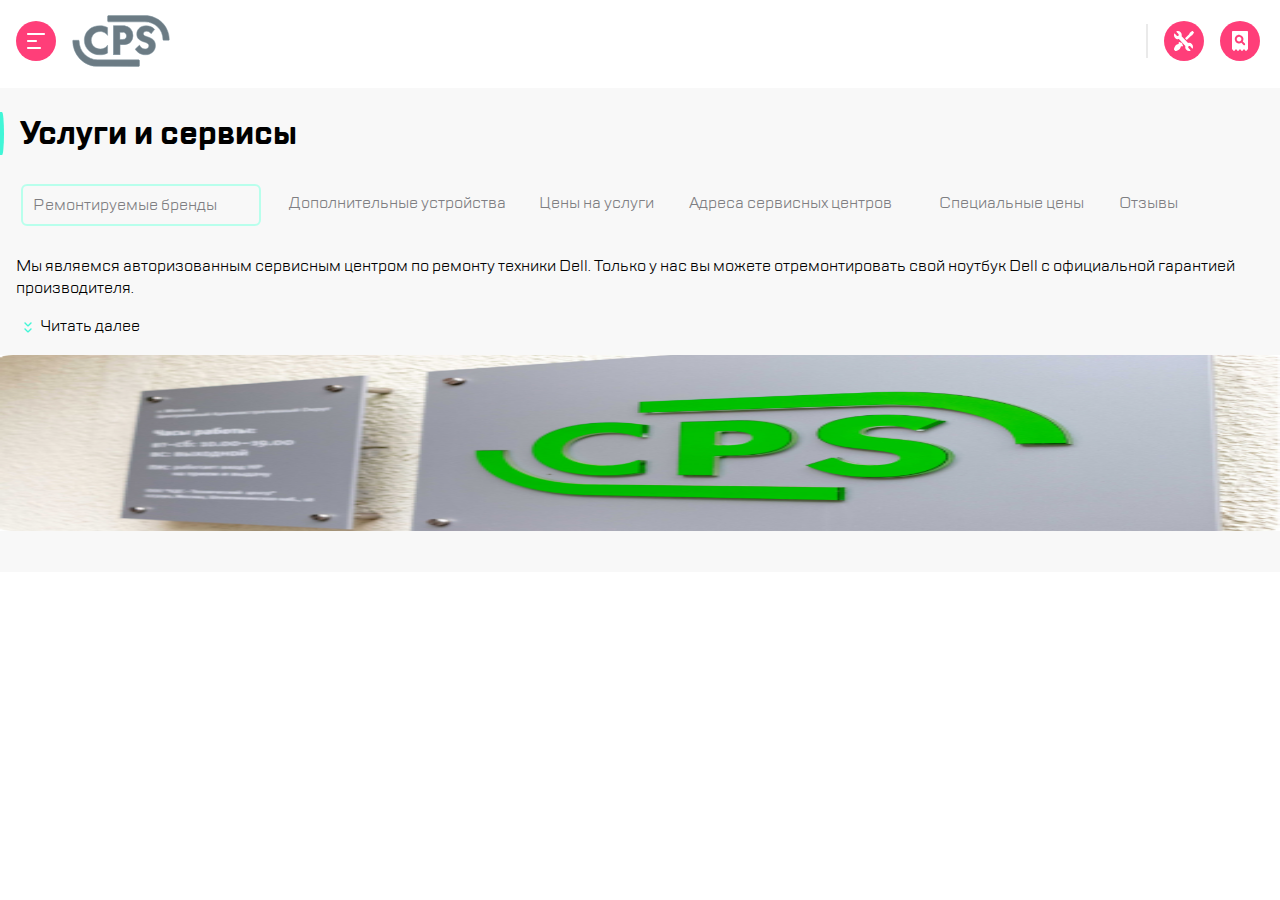
<file: index.html>
<!DOCTYPE html>
<html lang="ru">
<head>
    <meta charset="UTF-8">
    <meta name="viewport" content="width=device-width, initial-scale=1.0">
    <!-- <link rel="stylesheet" href="font/TTLakes/style.css"> -->
    <link rel="stylesheet" href="style.css">
    <title>Макет 1</title>
</head>
<body>
    <header class="header">
        <nav class="header__nav">
            <ul class="header__nav-ul">
                <li class="header__ul-li header__li">
                    <ul class="header__li-ul">
                        <li class="header__li-ul_li">
                            <img src="img/icon/burger.svg" alt="" class="header__ul-img">
                        </li>
                        <li class="header__li-ul_li">
                            <img src="img/icon/Group.svg" alt="" class="header__ul-img">
                        </li>

                    </ul>
                    
                </li>
                <!-- <li class="header__ul-li header__li">
                  <ul class="header__li-ul">
                    <li class="header__li-ul_li">
                        <img src="" alt="" class="header__ul-img">
                    </li>
                    <li class="header__li-ul_li">
                        <img src="" alt="" class="header__ul-img">
                    </li>
                    <li class="header__li-ul_li">
                        <img src="" alt="" class="header__ul-img">
                    </li>
                  </ul>
                </li> -->
            
                <li class="header__ul-li header__li">
                    <ul class="header__li-ul">
                        <li class="header__li-ul_li">
                            <span class="header__li-ul_span"></span>
                          </li>
                        <li class="header__li-ul_li">
                            <img src="img/icon/repair.svg" alt="" class="header__ul-img">
                        </li>
                        <li class="header__li-ul_li header__li-padding">
                            <img src="img/icon/checkstatus.svg" alt="" class="header__ul-img">
                        </li>
                    </ul>
                </li>
            </ul>

        </nav>
    </header>

    <main class="main main-padding">
        <section class="main__section">
           
            <h1 class="main__h1">Услуги и сервисы</h1>
        </section>
        <section class="main__section">
            <menu class="main__menu">
                <ul class="main__menu-ul">
                    <li class="main__menu-li">
                        <a href="#" class="main__menu-a">
                            <span class="main__menu-a_span">Ремонтируемые бренды</span>
                        </a>
                    </li>
                    <li class="main__menu-li">
                        <a href="#" class="main__menu-a">
                            <span class="main__menu-a_span">Дополнительные устройства</span>
                        </a>
                    </li>
                    <li class="main__menu-li">
                        <a href="#" class="main__menu-a">
                            <span class="main__menu-a_span"> Цены на услуги</span>
                        </a>
                    </li>
                    <li class="main__menu-li">
                        <a href="#" class="main__menu-a">
                            <span class="main__menu-a_span"> Адреса сервисных центров</span>
                        </a>
                    </li>
                    <li class="main__menu-li">
                        <a href="#" class="main__menu-a">
                            <span class="main__menu-a_span">  Специальные цены</span>
                        </a>
                    </li>
                    <li class="main__menu-li">
                        <a href="#" class="main__menu-a">
                            <span class="main__menu-a_span"> Отзывы</span>
                        </a>
                    </li>
                </ul>
            </menu>
        </section>
        <section class="main__section">
            <div class="main__section-div">
                <div class="main__section-div_1">
                    <p class="main__section-p">
                        Мы являемся авторизованным сервисным центром 
                        по ремонту техники Dell. 
                        Только у нас вы можете отремонтировать свой 
                        ноутбук Dell с официальной гарантией производителя.
                    </p>
                    <p class="main__section-p">
                        Мы успешно работаем с 1992 года и заслужили репутацию 
                        надежного партнера, что подтверждает большое 
                        количество постоянных клиентов. Мы гордимся 
                        тем, что к нам обращаются по рекомендациям и, 
                        в свою очередь, советуют нас родным и близким.
                    </p>
                    <div class="main_section-furt">
                        <a href="lena.html" class="main__section-furt_a">
                            <img src="img/icon/expand.svg" alt="" class="main__section-furt_img">
                                <span class="main__section-furt_text">Читать далее</span>
                        </a>       
                    </div>
                </div>
                <div class="main__section-div_1">
                    <img src="MG_3223.jpg" alt="" class="main__section-div_img">
                </div>
            </div>
        </section>
    </main>
</body>
</html>
</file>
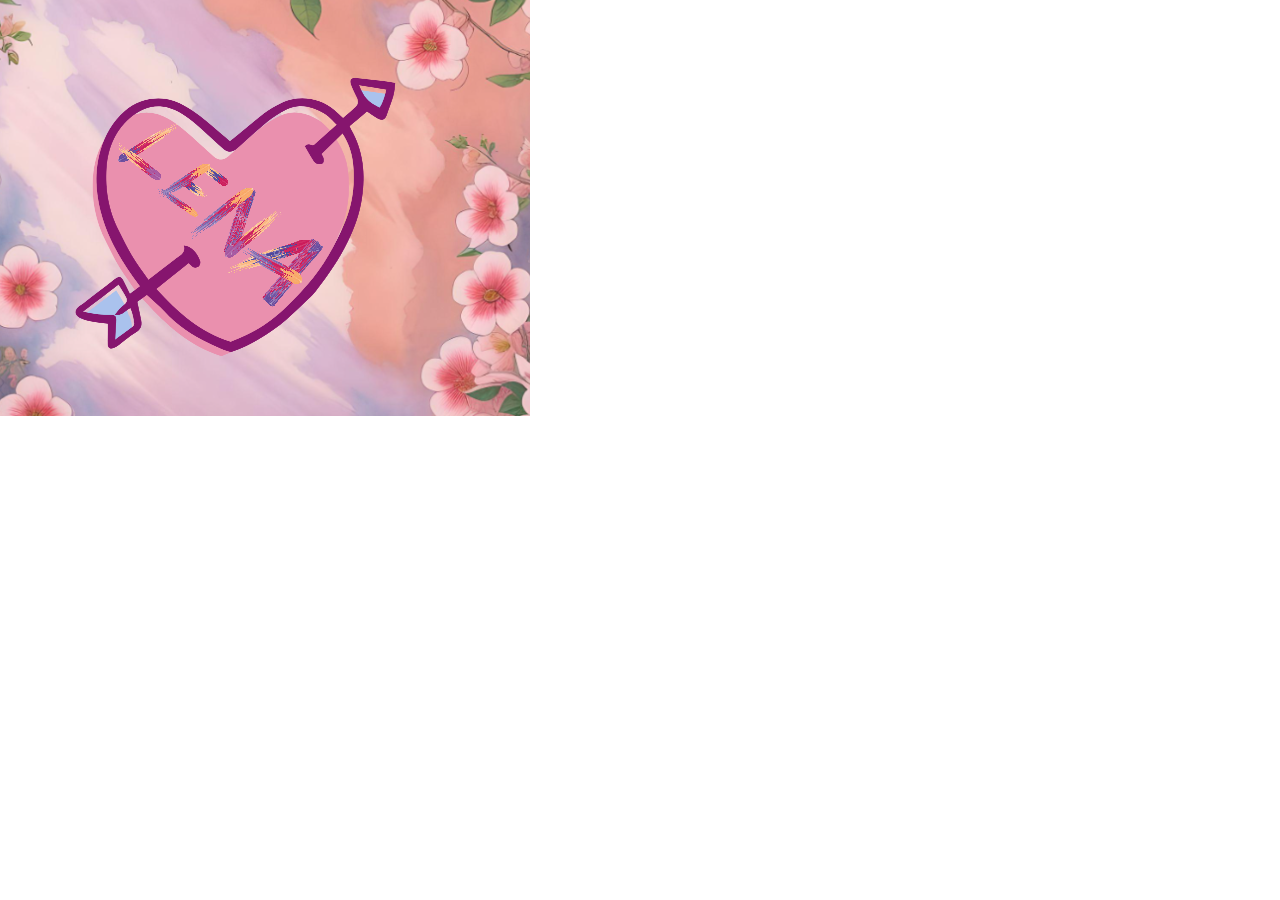
<file: lena.html>
<!DOCTYPE html>
<html lang="en">
<head>
    <meta charset="UTF-8">
    <meta name="viewport" content="width=device-width, initial-scale=1.0">
    <title>Elena</title>
    <style>
        body{
            background-image: url(12.png);
            /* background-size: 520px; */
            background-color:white;
            background-position-x: -90px;
            background-repeat: no-repeat;
            overflow-y: hidden;
            overflow-x: hidden;
        }
        .img-e{
            overflow: hidden;
            width:120%;
            height:100%;
        }
    </style>
</head>
<body>
    <!-- <img src="12.png" alt="" class="img-e"> -->
    
</body>
</html>
</file>
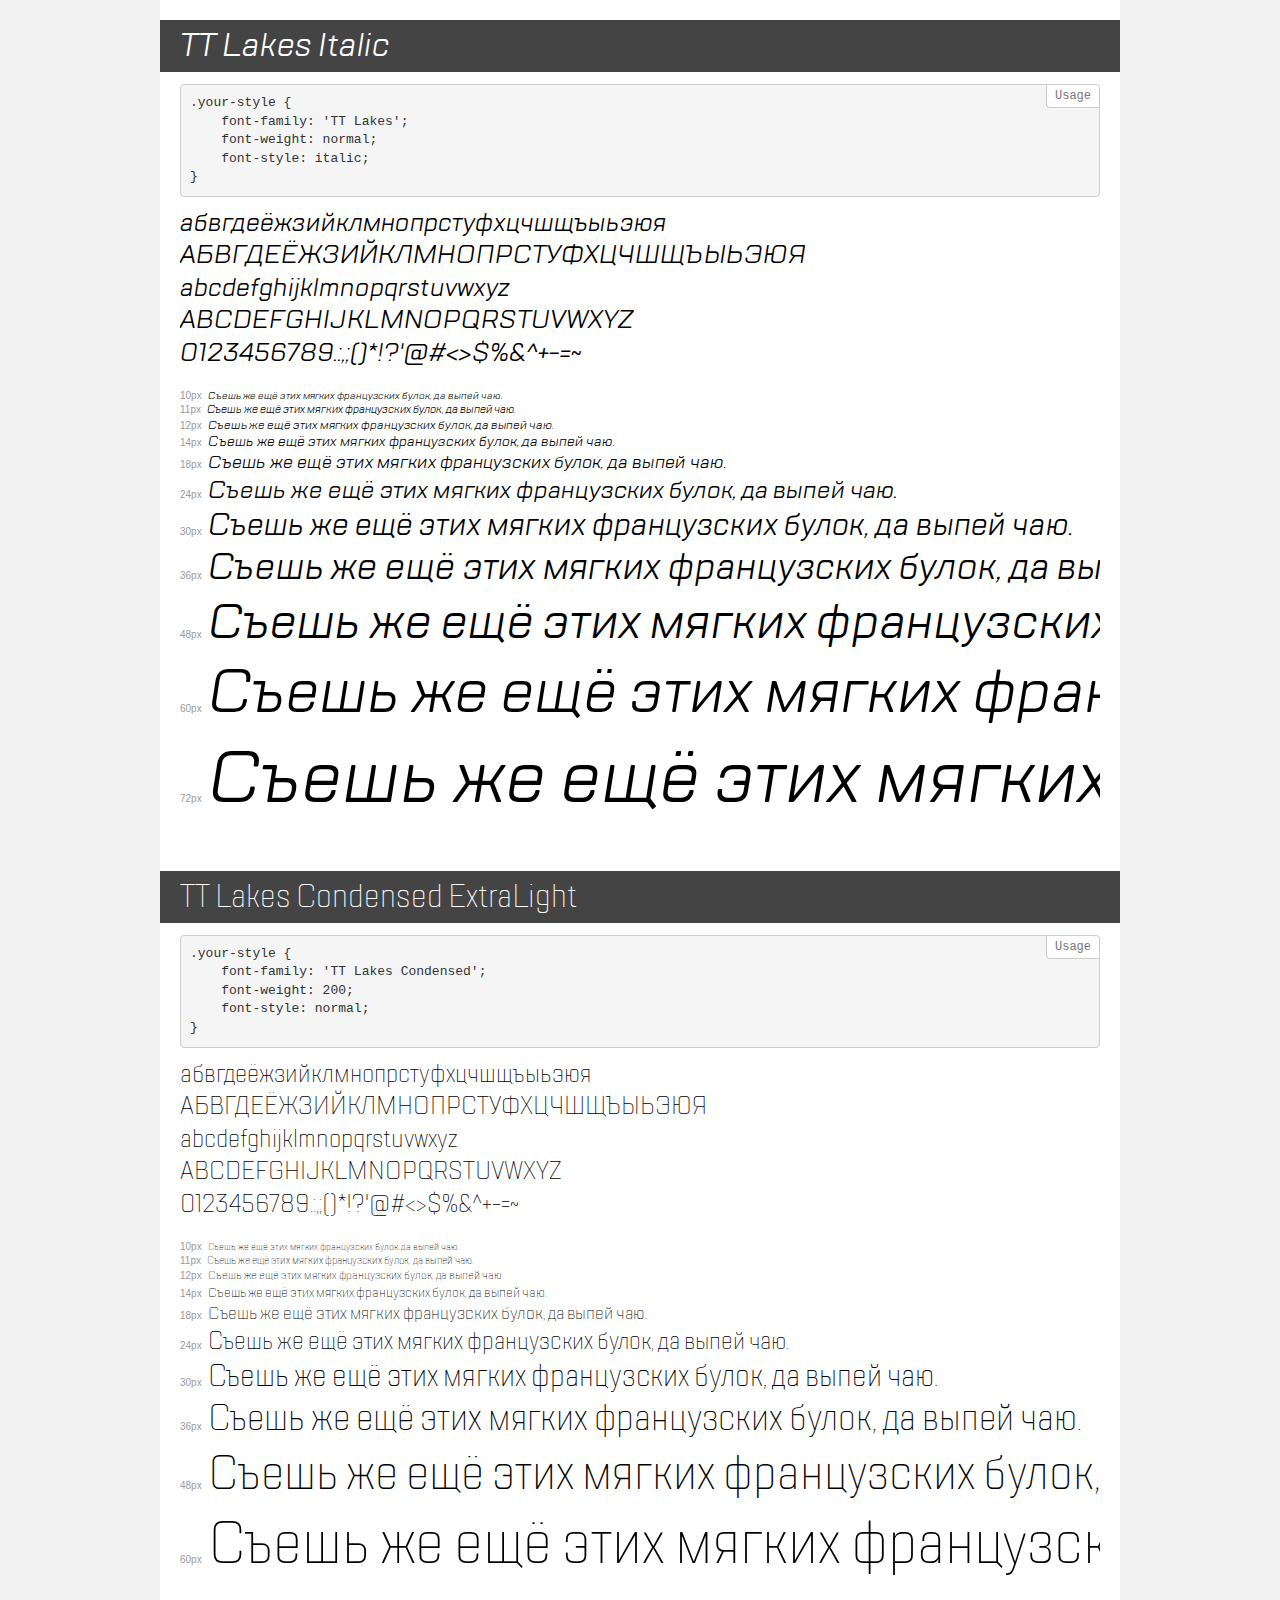
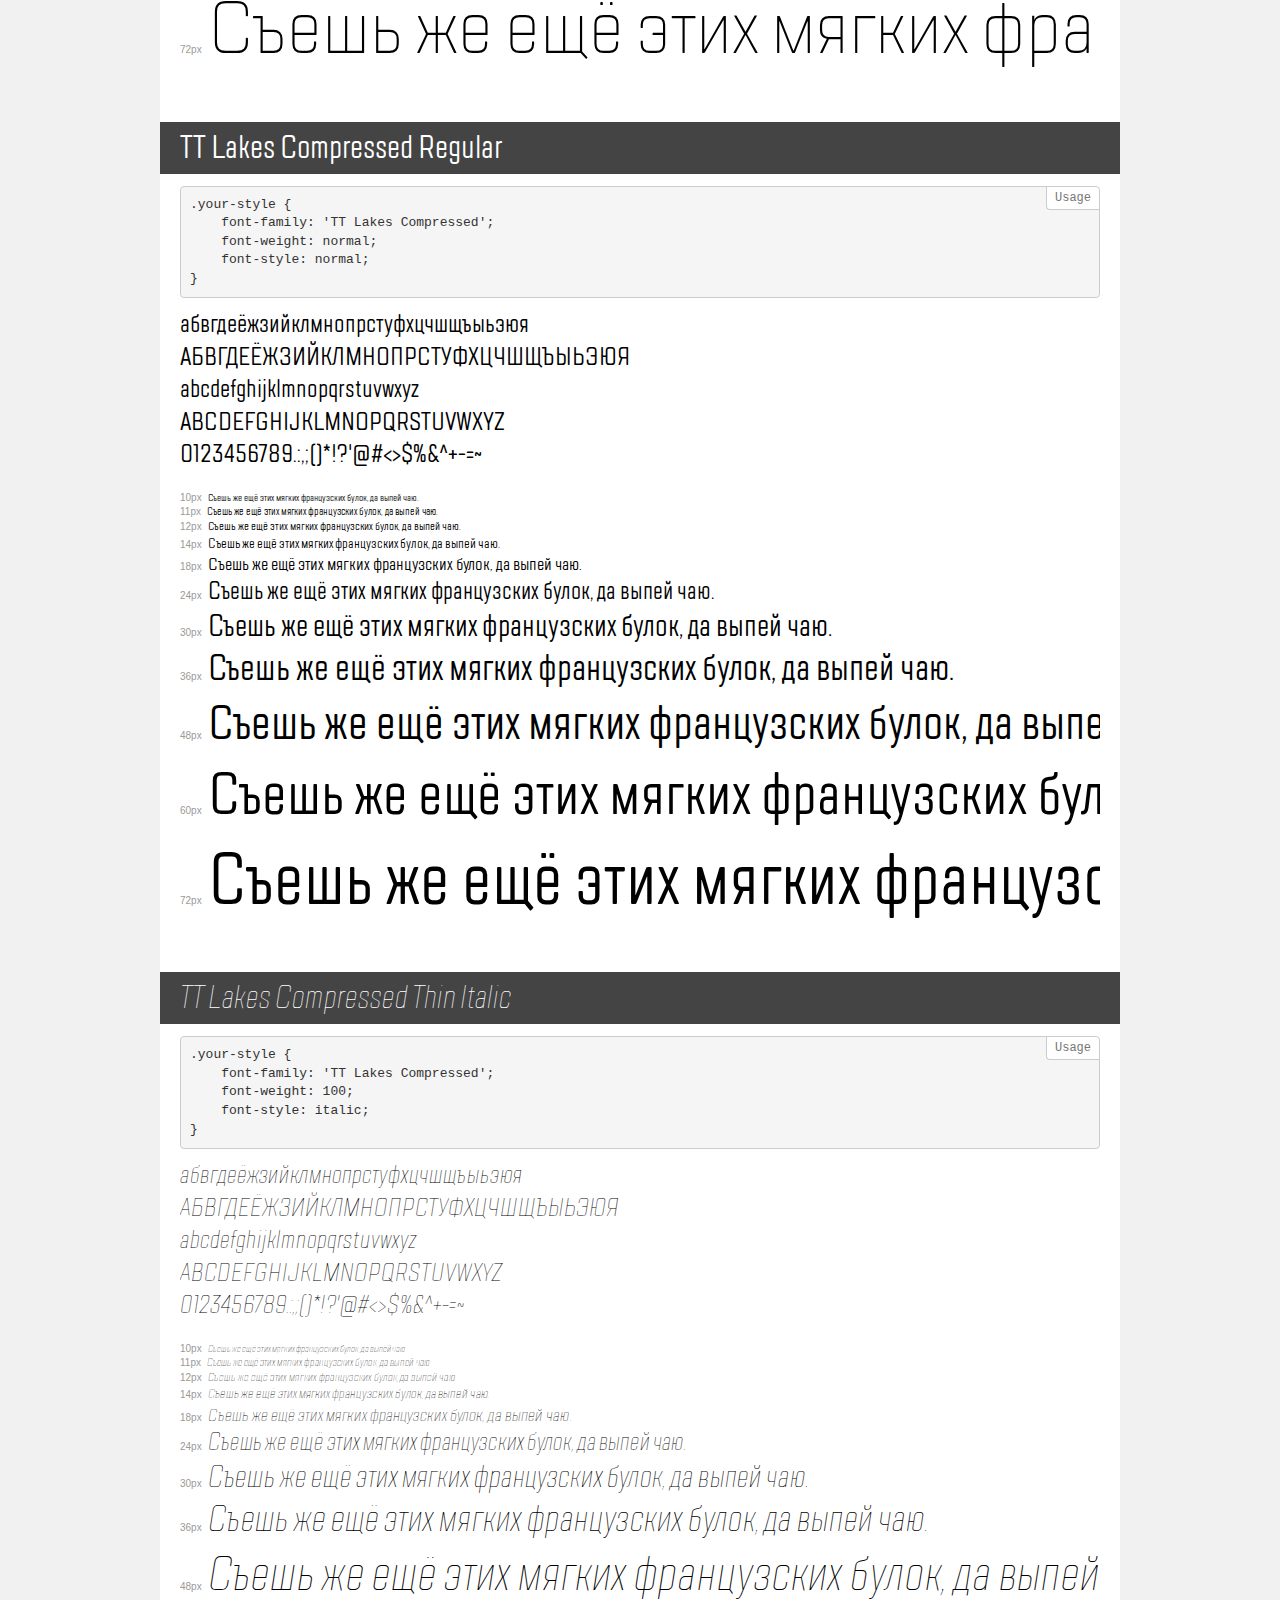
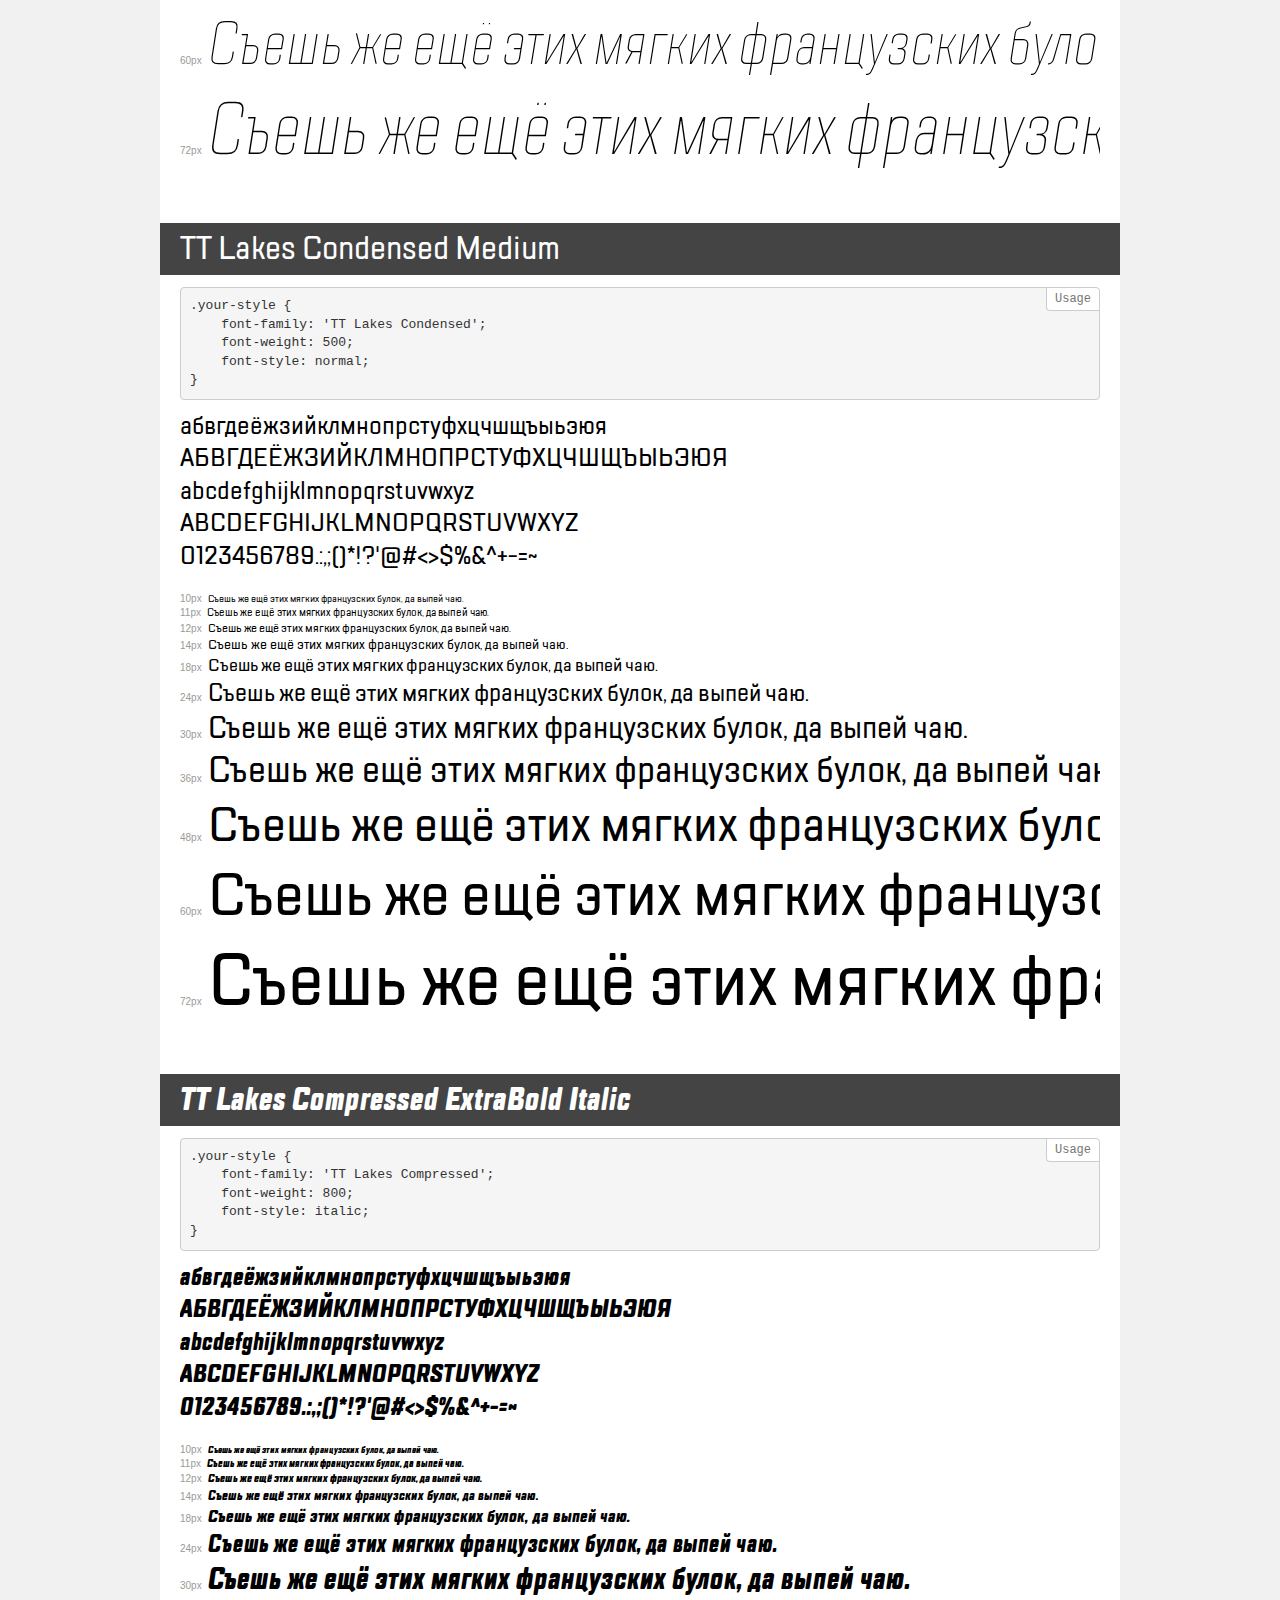
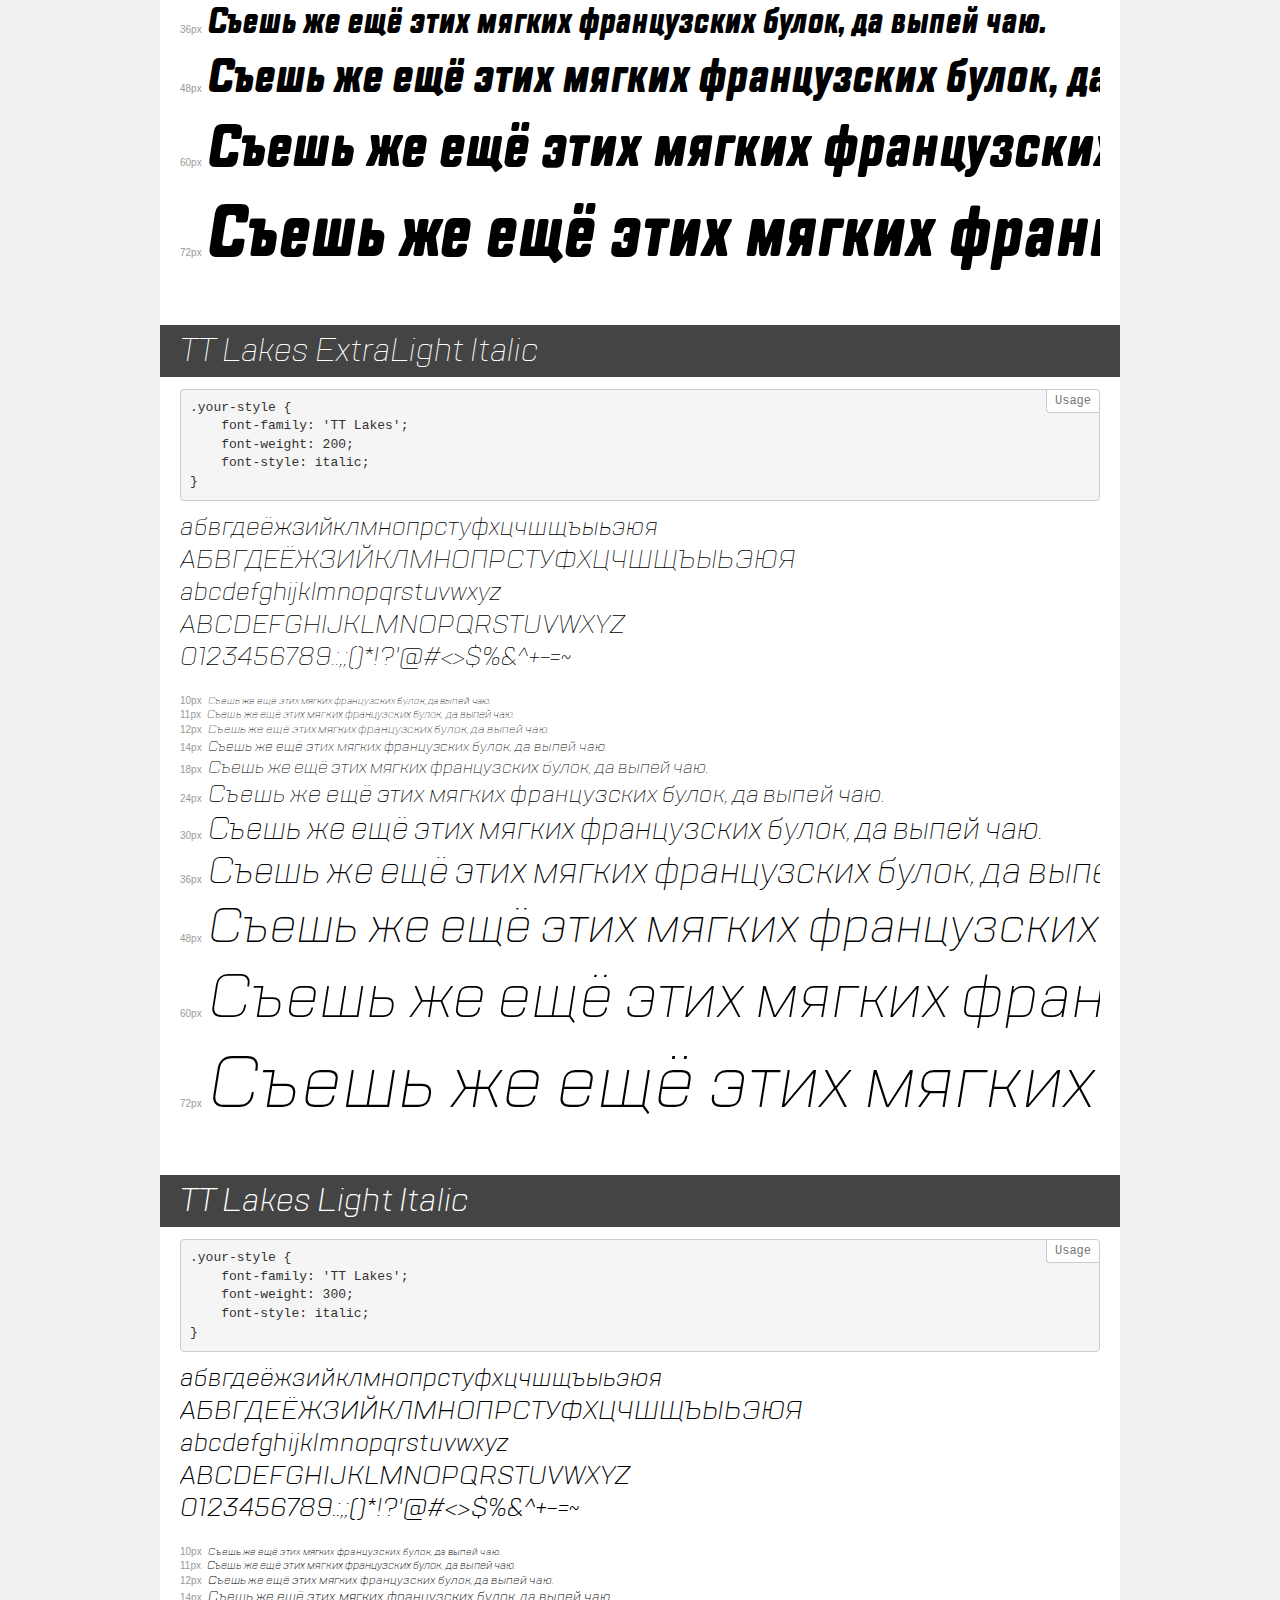
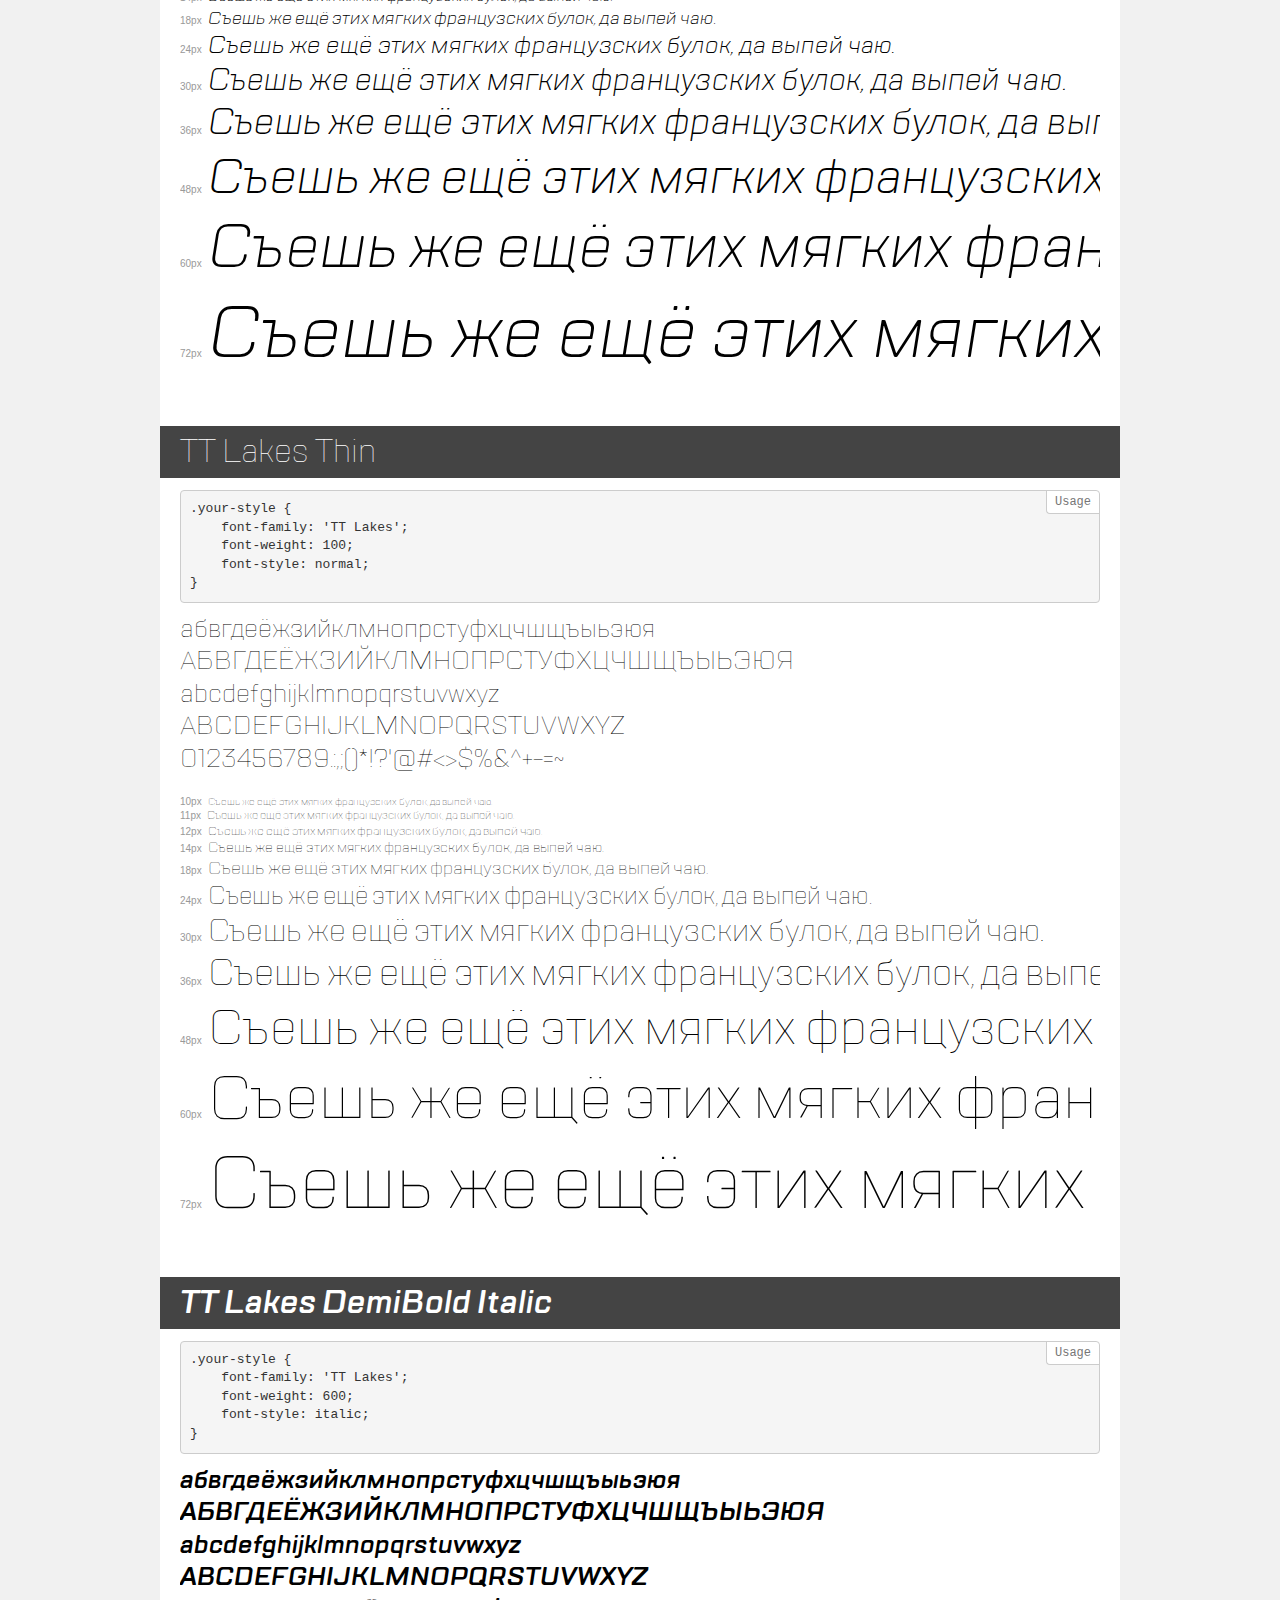
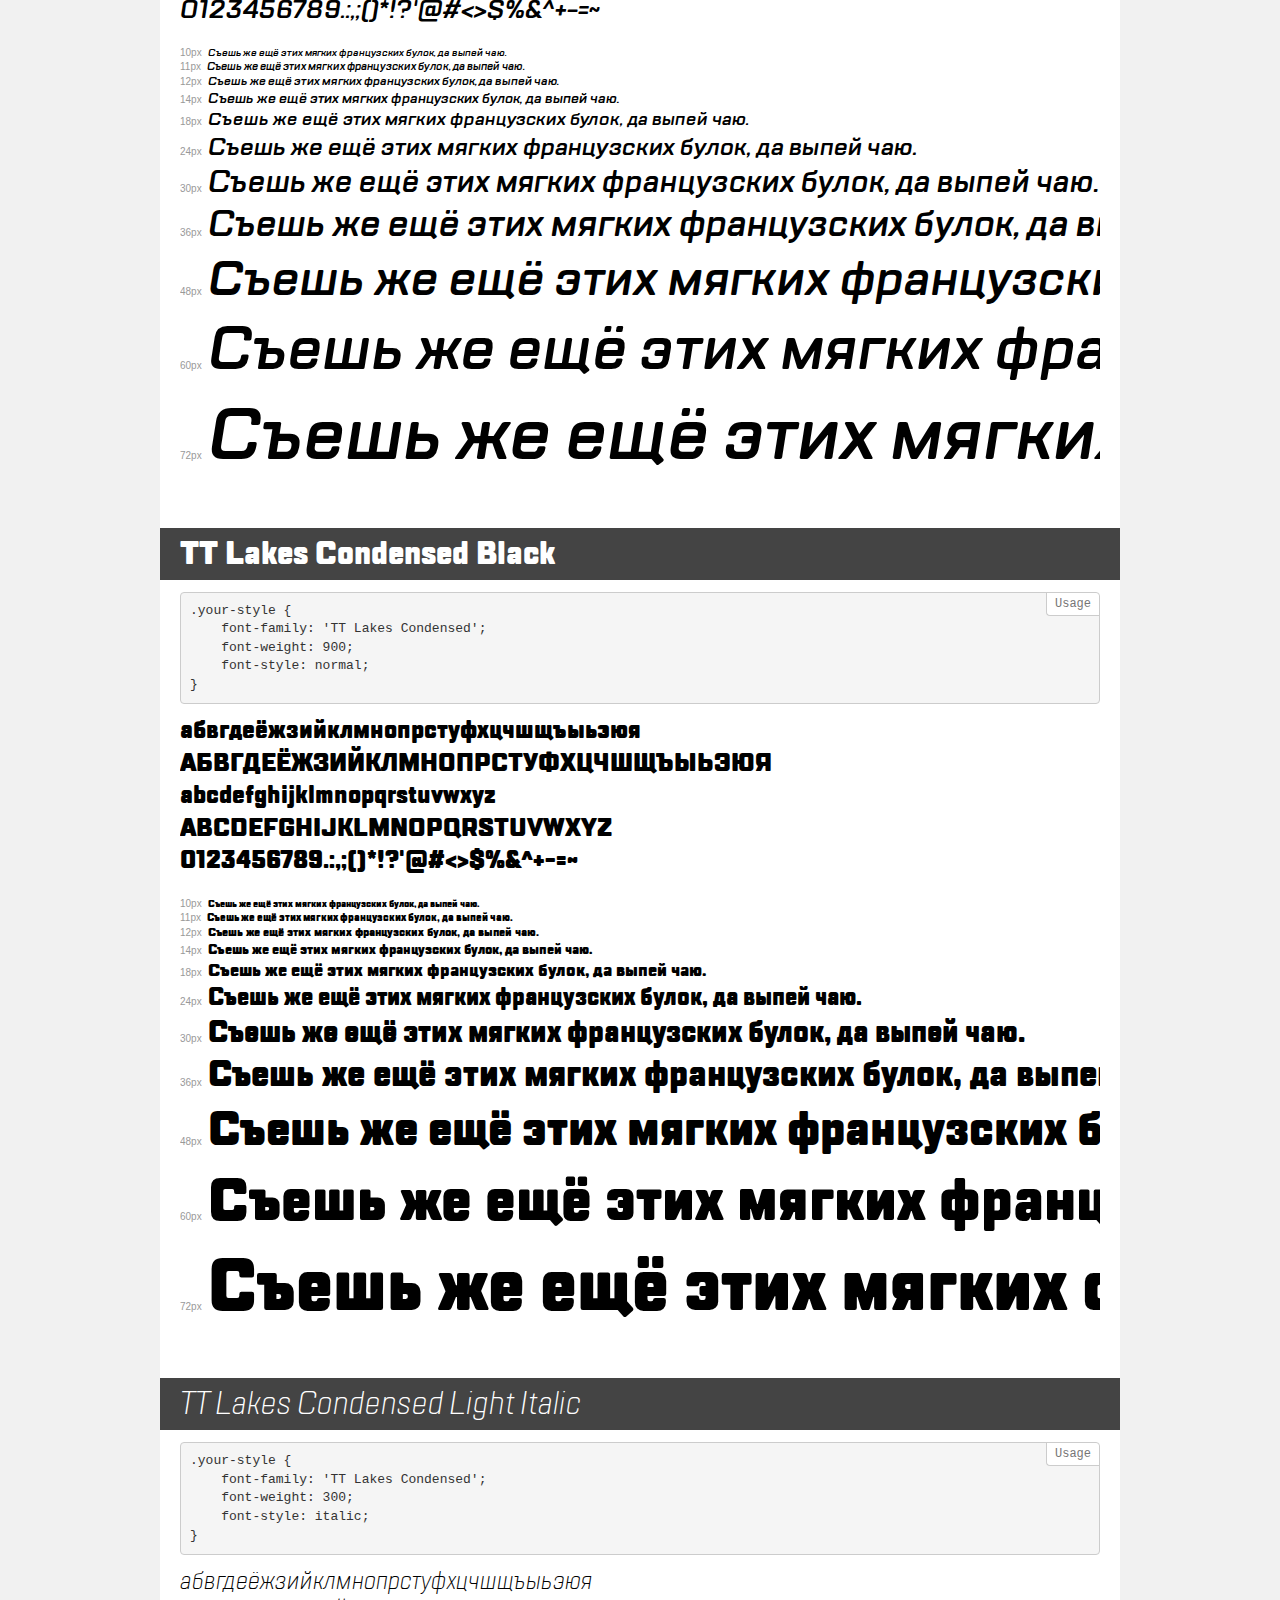
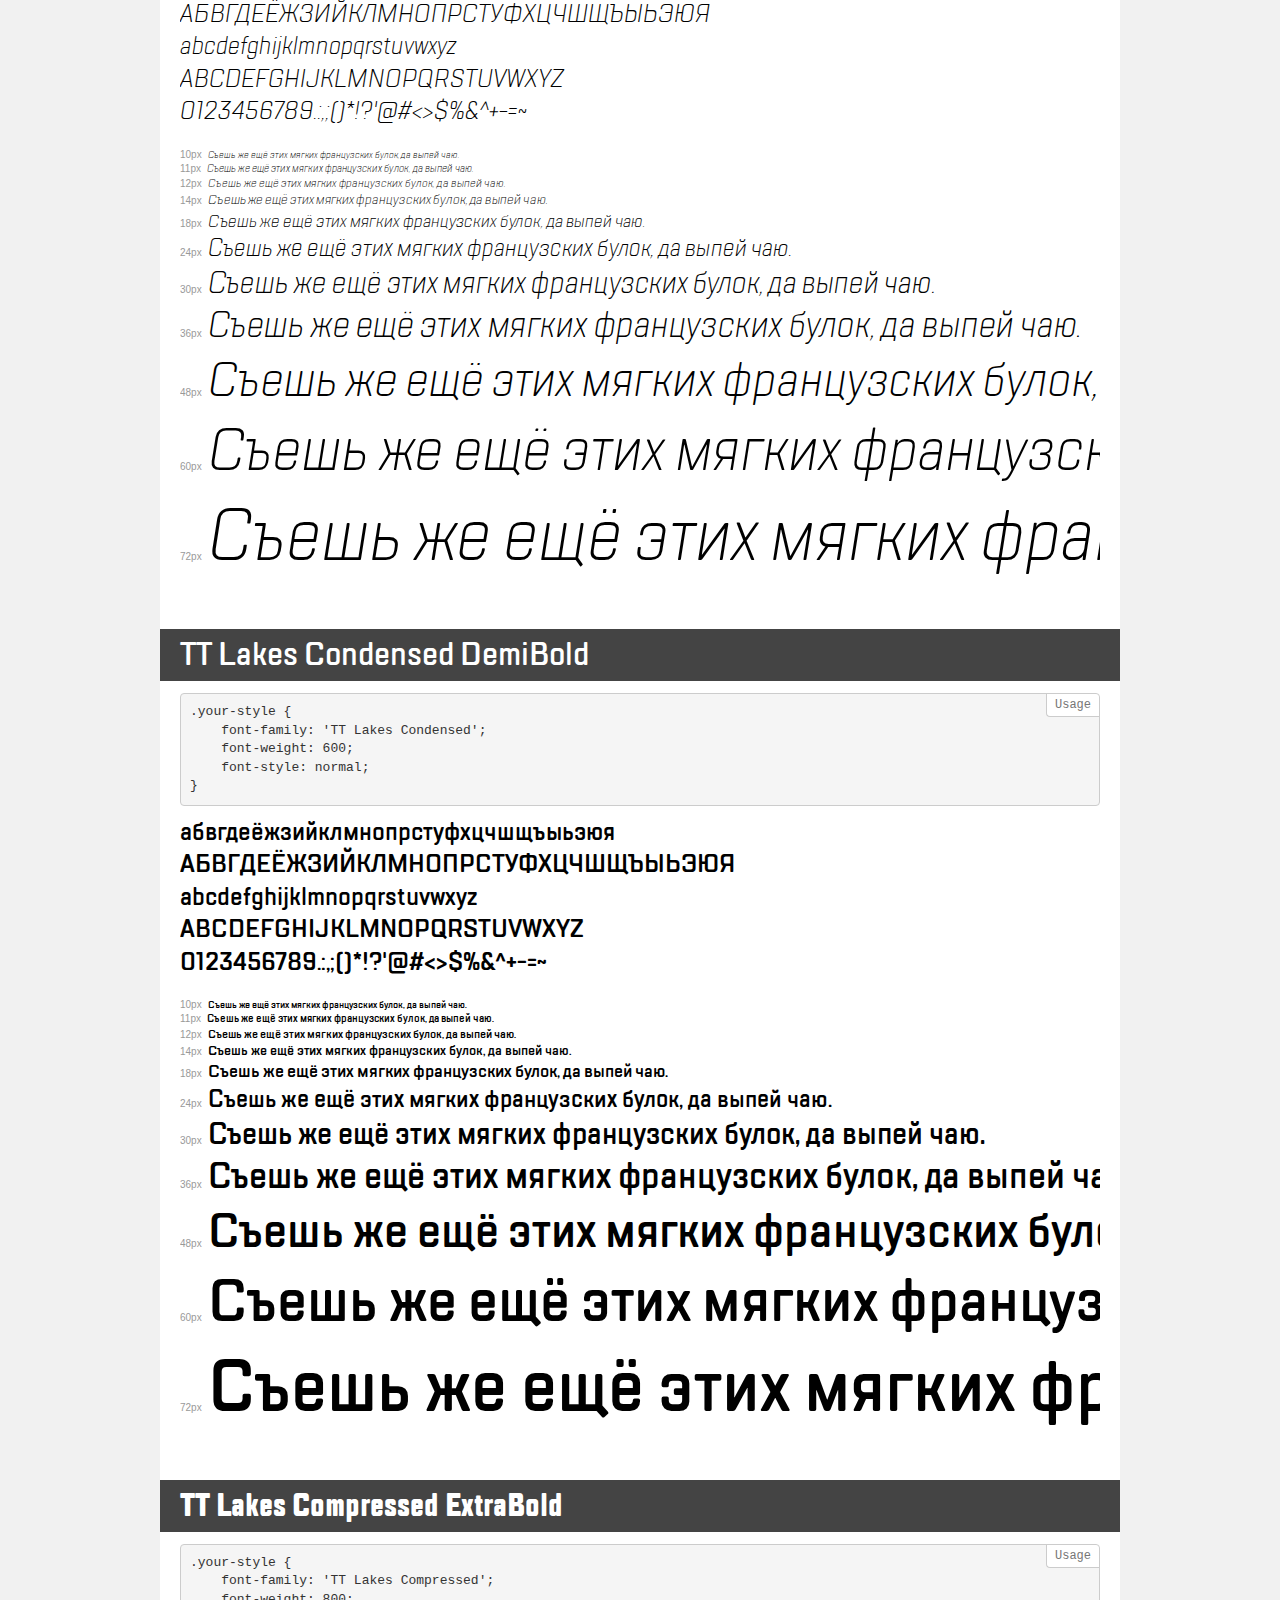
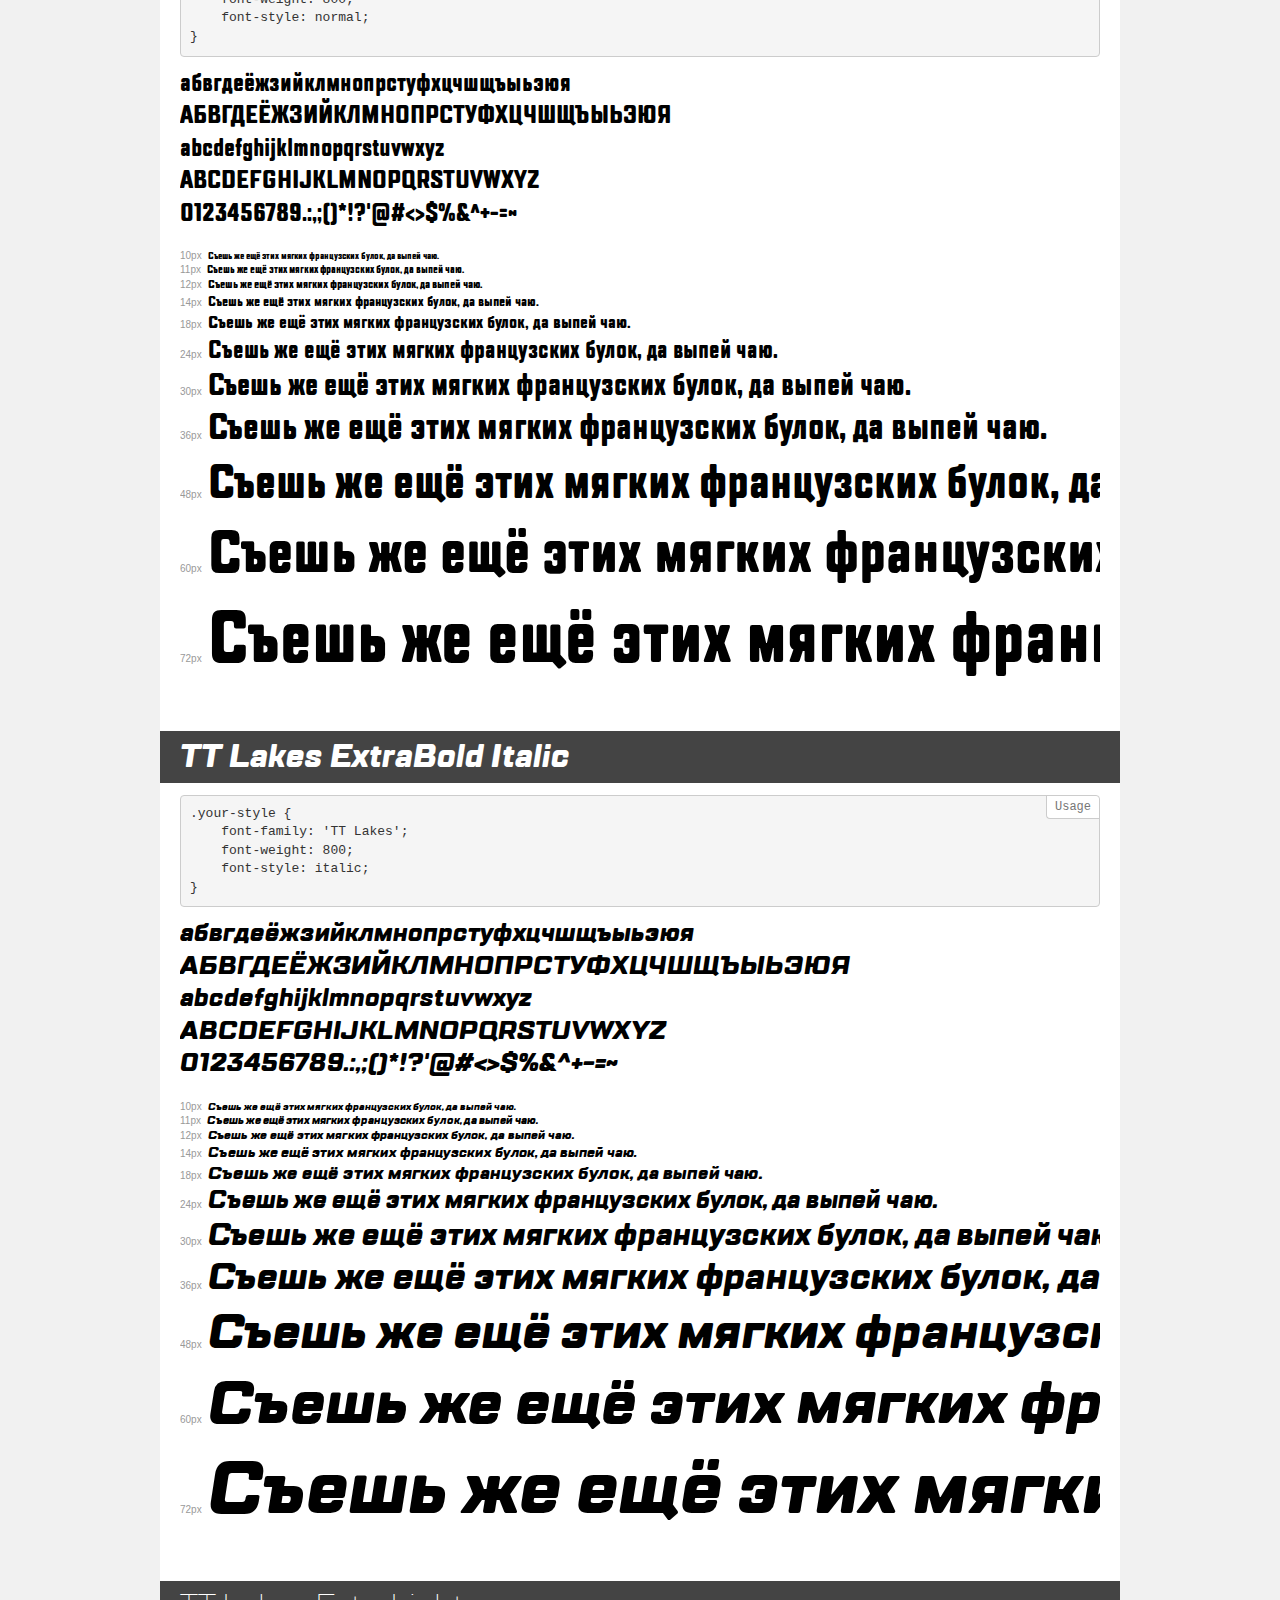
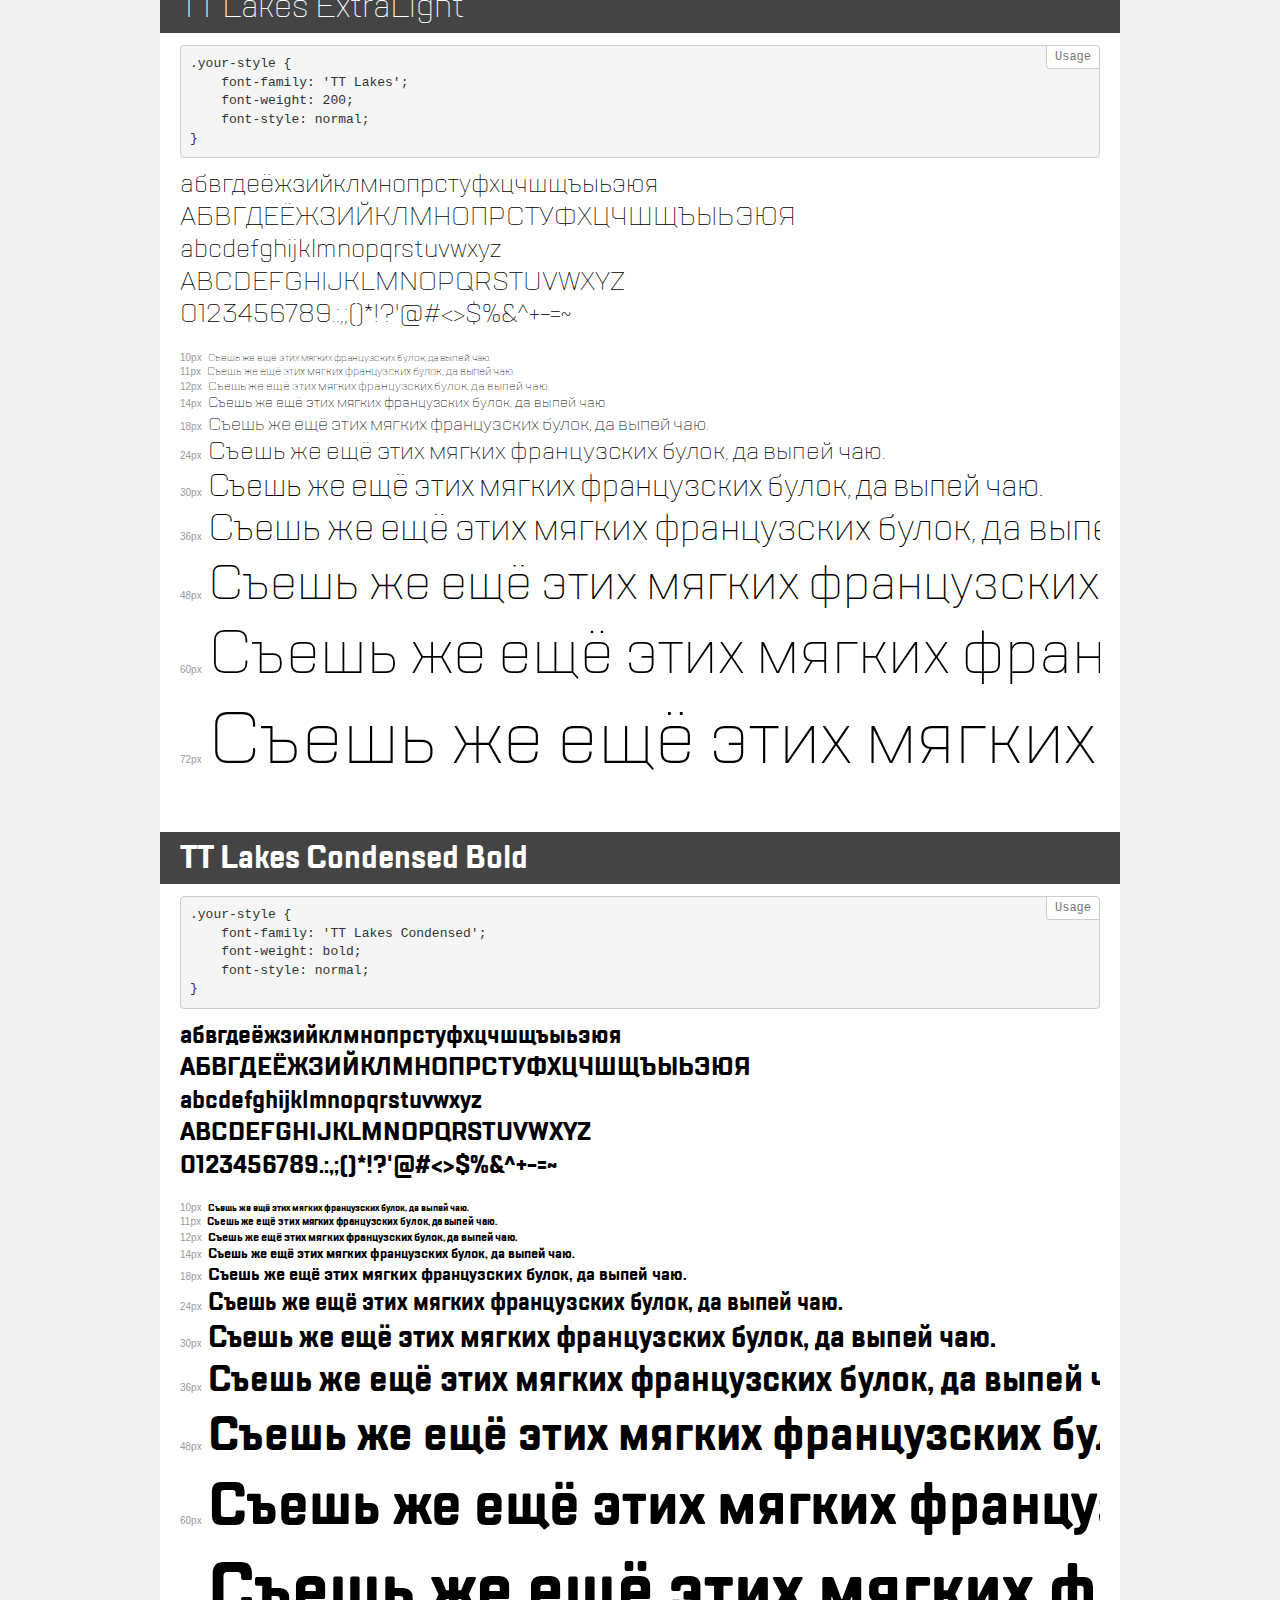
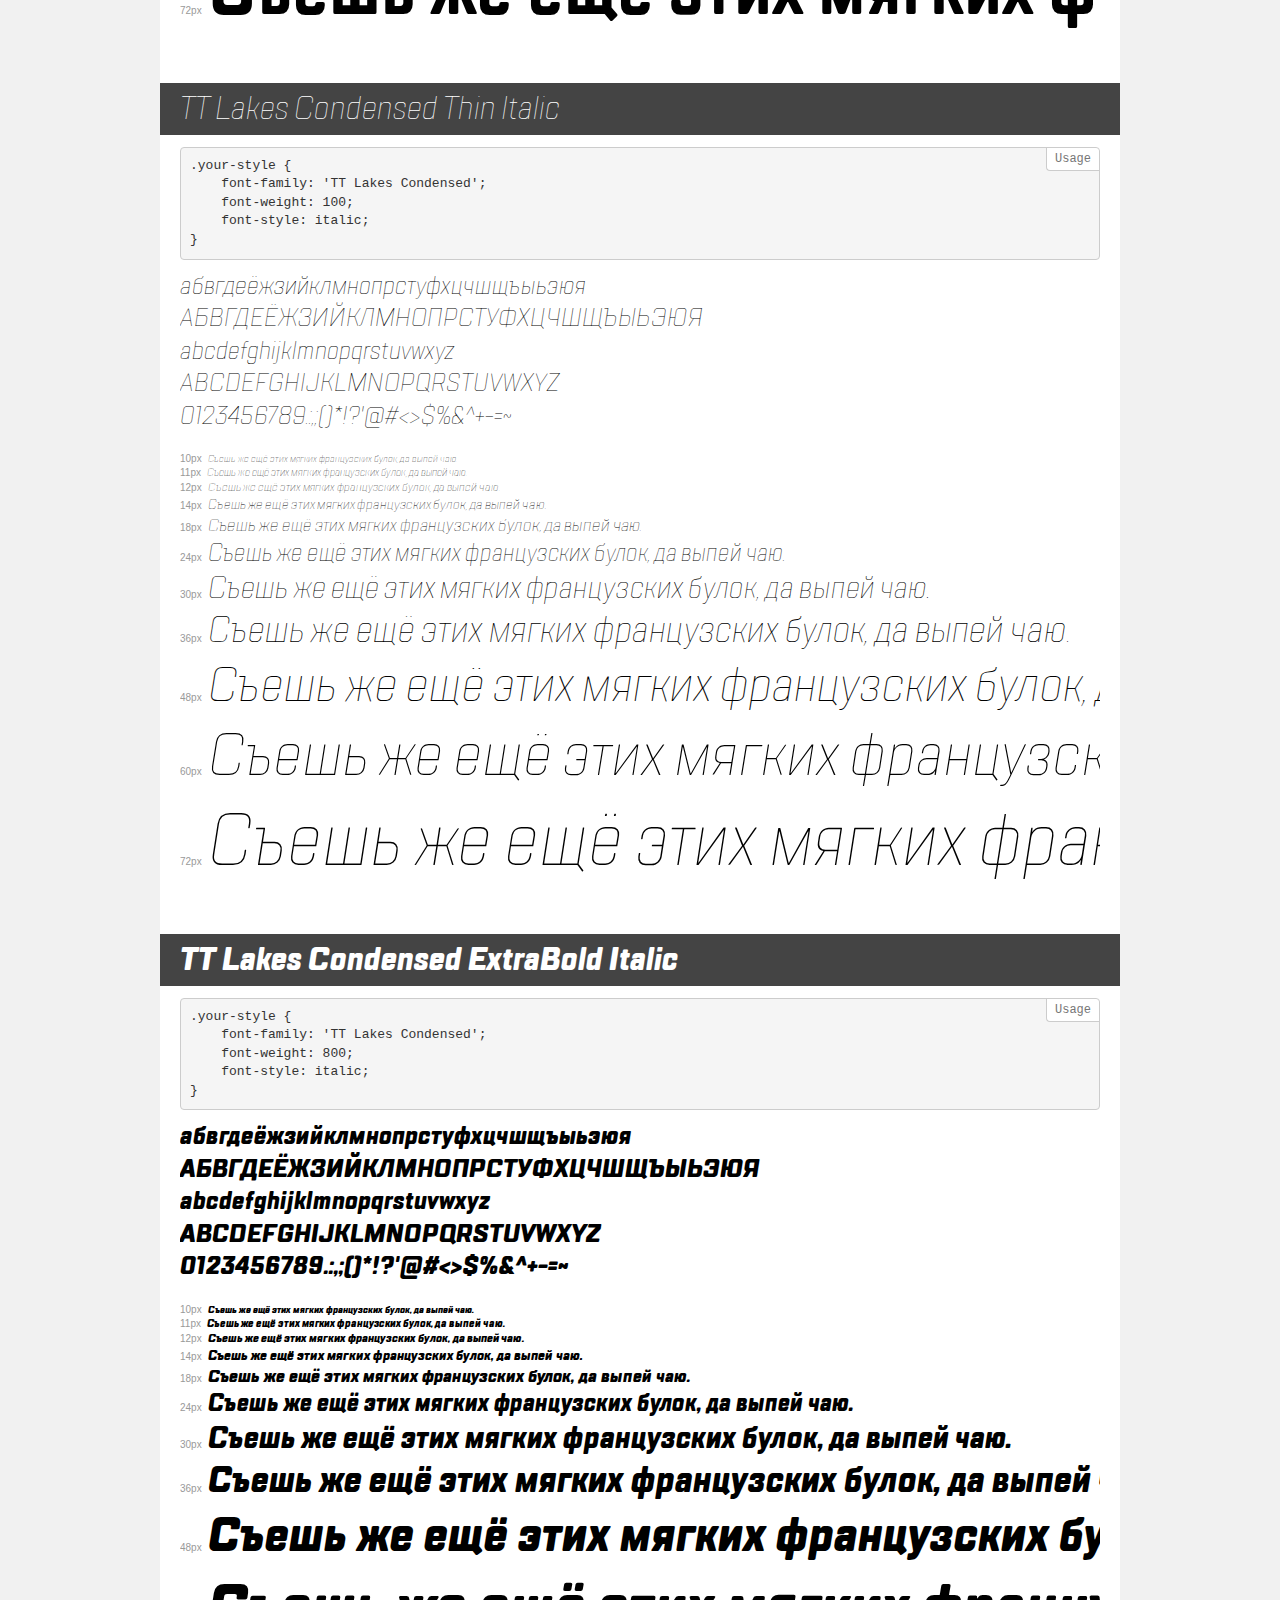
<file: font/TTLakes/demo.html>
<!DOCTYPE html>
<html>
<head>
    <meta charset="utf-8">
    <meta http-equiv="X-UA-Compatible" content="IE=edge">
    <meta name="viewport" content="width=device-width, initial-scale=1">
    <meta name="robots" content="noindex, noarchive">
    <meta name="format-detection" content="telephone=no">
    <title>Transfonter demo</title>
    <link href="stylesheet.css" rel="stylesheet">
    <style>
        /*
        http://meyerweb.com/eric/tools/css/reset/
        v2.0 | 20110126
        License: none (public domain)
        */
        html, body, div, span, applet, object, iframe,
        h1, h2, h3, h4, h5, h6, p, blockquote, pre,
        a, abbr, acronym, address, big, cite, code,
        del, dfn, em, img, ins, kbd, q, s, samp,
        small, strike, strong, sub, sup, tt, var,
        b, u, i, center,
        dl, dt, dd, ol, ul, li,
        fieldset, form, label, legend,
        table, caption, tbody, tfoot, thead, tr, th, td,
        article, aside, canvas, details, embed,
        figure, figcaption, footer, header, hgroup,
        menu, nav, output, ruby, section, summary,
        time, mark, audio, video {
            margin: 0;
            padding: 0;
            border: 0;
            font-size: 100%;
            font: inherit;
            vertical-align: baseline;
        }
        /* HTML5 display-role reset for older browsers */
        article, aside, details, figcaption, figure,
        footer, header, hgroup, menu, nav, section {
            display: block;
        }
        body {
            line-height: 1;
        }
        ol, ul {
            list-style: none;
        }
        blockquote, q {
            quotes: none;
        }
        blockquote:before, blockquote:after,
        q:before, q:after {
            content: '';
            content: none;
        }
        table {
            border-collapse: collapse;
            border-spacing: 0;
        }
        /* common styles */
        body {
            background: #f1f1f1;
            color: #000;
        }
        .page {
            background: #fff;
            width: 920px;
            margin: 0 auto;
            padding: 20px 20px 0 20px;
            overflow: hidden;
        }
        .font-container {
            overflow-x: auto;
            overflow-y: hidden;
            margin-bottom: 40px;
            line-height: 1.3;
            white-space: nowrap;
            padding-bottom: 5px;
        }
        h1 {
            position: relative;
            background: #444;
            font-size: 32px;
            color: #fff;
            padding: 10px 20px;
            margin: 0 -20px 12px -20px;
        }
        .letters {
            font-size: 25px;
            margin-bottom: 20px;
        }
        .s10:before {
            content: '10px';
        }
        .s11:before {
            content: '11px';
        }
        .s12:before {
            content: '12px';
        }
        .s14:before {
            content: '14px';
        }
        .s18:before {
            content: '18px';
        }
        .s24:before {
            content: '24px';
        }
        .s30:before {
            content: '30px';
        }
        .s36:before {
            content: '36px';
        }
        .s48:before {
            content: '48px';
        }
        .s60:before {
            content: '60px';
        }
        .s72:before {
            content: '72px';
        }
        .s10:before, .s11:before, .s12:before, .s14:before,
        .s18:before, .s24:before, .s30:before, .s36:before,
        .s48:before, .s60:before, .s72:before {
            font-family: Arial, sans-serif;
            font-size: 10px;
            font-weight: normal;
            font-style: normal;
            color: #999;
            padding-right: 6px;
        }
        pre {
            display: block;
            position: relative;
            padding: 9px;
            margin: 0 0 10px;
            font-family: Monaco, Menlo, Consolas, "Courier New", monospace !important;
            font-size: 13px;
            line-height: 1.428571429;
            color: #333;
            font-weight: normal !important;
            font-style: normal !important;
            background-color: #f5f5f5;
            border: 1px solid #ccc;
            overflow-x: auto;
            border-radius: 4px;
        }
        pre:after {
            display: block;
            position: absolute;
            right: 0;
            top: 0;
            content: 'Usage';
            line-height: 1;
            padding: 5px 8px;
            font-size: 12px;
            color: #767676;
            background-color: #fff;
            border: 1px solid #ccc;
            border-right: none;
            border-top: none;
            border-radius: 0 4px 0 4px;
            z-index: 10;
        }
        /* responsive */
        @media (max-width: 959px) {
            .page {
                width: auto;
                margin: 0;
            }
        }
    </style>
</head>
<body>
<div class="page">
    <div class="demo" style="font-family: 'TT Lakes'; font-weight: normal; font-style: italic;">
        <h1>TT Lakes Italic</h1>
        <pre>.your-style {
    font-family: 'TT Lakes';
    font-weight: normal;
    font-style: italic;
}</pre>
        <div class="font-container">
            <p class="letters">
                абвгдеёжзийклмнопрстуфхцчшщъыьэюя<br>
АБВГДЕЁЖЗИЙКЛМНОПРСТУФХЦЧШЩЪЫЬЭЮЯ<br>
abcdefghijklmnopqrstuvwxyz<br>
ABCDEFGHIJKLMNOPQRSTUVWXYZ<br>
                0123456789.:,;()*!?'@#<>$%&^+-=~
            </p>
            <p class="s10" style="font-size: 10px;">Съешь же ещё этих мягких французских булок, да выпей чаю.</p>
            <p class="s11" style="font-size: 11px;">Съешь же ещё этих мягких французских булок, да выпей чаю.</p>
            <p class="s12" style="font-size: 12px;">Съешь же ещё этих мягких французских булок, да выпей чаю.</p>
            <p class="s14" style="font-size: 14px;">Съешь же ещё этих мягких французских булок, да выпей чаю.</p>
            <p class="s18" style="font-size: 18px;">Съешь же ещё этих мягких французских булок, да выпей чаю.</p>
            <p class="s24" style="font-size: 24px;">Съешь же ещё этих мягких французских булок, да выпей чаю.</p>
            <p class="s30" style="font-size: 30px;">Съешь же ещё этих мягких французских булок, да выпей чаю.</p>
            <p class="s36" style="font-size: 36px;">Съешь же ещё этих мягких французских булок, да выпей чаю.</p>
            <p class="s48" style="font-size: 48px;">Съешь же ещё этих мягких французских булок, да выпей чаю.</p>
            <p class="s60" style="font-size: 60px;">Съешь же ещё этих мягких французских булок, да выпей чаю.</p>
            <p class="s72" style="font-size: 72px;">Съешь же ещё этих мягких французских булок, да выпей чаю.</p>
        </div>
    </div>
    <div class="demo" style="font-family: 'TT Lakes Condensed'; font-weight: 200; font-style: normal;">
        <h1>TT Lakes Condensed ExtraLight</h1>
        <pre>.your-style {
    font-family: 'TT Lakes Condensed';
    font-weight: 200;
    font-style: normal;
}</pre>
        <div class="font-container">
            <p class="letters">
                абвгдеёжзийклмнопрстуфхцчшщъыьэюя<br>
АБВГДЕЁЖЗИЙКЛМНОПРСТУФХЦЧШЩЪЫЬЭЮЯ<br>
abcdefghijklmnopqrstuvwxyz<br>
ABCDEFGHIJKLMNOPQRSTUVWXYZ<br>
                0123456789.:,;()*!?'@#<>$%&^+-=~
            </p>
            <p class="s10" style="font-size: 10px;">Съешь же ещё этих мягких французских булок, да выпей чаю.</p>
            <p class="s11" style="font-size: 11px;">Съешь же ещё этих мягких французских булок, да выпей чаю.</p>
            <p class="s12" style="font-size: 12px;">Съешь же ещё этих мягких французских булок, да выпей чаю.</p>
            <p class="s14" style="font-size: 14px;">Съешь же ещё этих мягких французских булок, да выпей чаю.</p>
            <p class="s18" style="font-size: 18px;">Съешь же ещё этих мягких французских булок, да выпей чаю.</p>
            <p class="s24" style="font-size: 24px;">Съешь же ещё этих мягких французских булок, да выпей чаю.</p>
            <p class="s30" style="font-size: 30px;">Съешь же ещё этих мягких французских булок, да выпей чаю.</p>
            <p class="s36" style="font-size: 36px;">Съешь же ещё этих мягких французских булок, да выпей чаю.</p>
            <p class="s48" style="font-size: 48px;">Съешь же ещё этих мягких французских булок, да выпей чаю.</p>
            <p class="s60" style="font-size: 60px;">Съешь же ещё этих мягких французских булок, да выпей чаю.</p>
            <p class="s72" style="font-size: 72px;">Съешь же ещё этих мягких французских булок, да выпей чаю.</p>
        </div>
    </div>
    <div class="demo" style="font-family: 'TT Lakes Compressed'; font-weight: normal; font-style: normal;">
        <h1>TT Lakes Compressed Regular</h1>
        <pre>.your-style {
    font-family: 'TT Lakes Compressed';
    font-weight: normal;
    font-style: normal;
}</pre>
        <div class="font-container">
            <p class="letters">
                абвгдеёжзийклмнопрстуфхцчшщъыьэюя<br>
АБВГДЕЁЖЗИЙКЛМНОПРСТУФХЦЧШЩЪЫЬЭЮЯ<br>
abcdefghijklmnopqrstuvwxyz<br>
ABCDEFGHIJKLMNOPQRSTUVWXYZ<br>
                0123456789.:,;()*!?'@#<>$%&^+-=~
            </p>
            <p class="s10" style="font-size: 10px;">Съешь же ещё этих мягких французских булок, да выпей чаю.</p>
            <p class="s11" style="font-size: 11px;">Съешь же ещё этих мягких французских булок, да выпей чаю.</p>
            <p class="s12" style="font-size: 12px;">Съешь же ещё этих мягких французских булок, да выпей чаю.</p>
            <p class="s14" style="font-size: 14px;">Съешь же ещё этих мягких французских булок, да выпей чаю.</p>
            <p class="s18" style="font-size: 18px;">Съешь же ещё этих мягких французских булок, да выпей чаю.</p>
            <p class="s24" style="font-size: 24px;">Съешь же ещё этих мягких французских булок, да выпей чаю.</p>
            <p class="s30" style="font-size: 30px;">Съешь же ещё этих мягких французских булок, да выпей чаю.</p>
            <p class="s36" style="font-size: 36px;">Съешь же ещё этих мягких французских булок, да выпей чаю.</p>
            <p class="s48" style="font-size: 48px;">Съешь же ещё этих мягких французских булок, да выпей чаю.</p>
            <p class="s60" style="font-size: 60px;">Съешь же ещё этих мягких французских булок, да выпей чаю.</p>
            <p class="s72" style="font-size: 72px;">Съешь же ещё этих мягких французских булок, да выпей чаю.</p>
        </div>
    </div>
    <div class="demo" style="font-family: 'TT Lakes Compressed'; font-weight: 100; font-style: italic;">
        <h1>TT Lakes Compressed Thin Italic</h1>
        <pre>.your-style {
    font-family: 'TT Lakes Compressed';
    font-weight: 100;
    font-style: italic;
}</pre>
        <div class="font-container">
            <p class="letters">
                абвгдеёжзийклмнопрстуфхцчшщъыьэюя<br>
АБВГДЕЁЖЗИЙКЛМНОПРСТУФХЦЧШЩЪЫЬЭЮЯ<br>
abcdefghijklmnopqrstuvwxyz<br>
ABCDEFGHIJKLMNOPQRSTUVWXYZ<br>
                0123456789.:,;()*!?'@#<>$%&^+-=~
            </p>
            <p class="s10" style="font-size: 10px;">Съешь же ещё этих мягких французских булок, да выпей чаю.</p>
            <p class="s11" style="font-size: 11px;">Съешь же ещё этих мягких французских булок, да выпей чаю.</p>
            <p class="s12" style="font-size: 12px;">Съешь же ещё этих мягких французских булок, да выпей чаю.</p>
            <p class="s14" style="font-size: 14px;">Съешь же ещё этих мягких французских булок, да выпей чаю.</p>
            <p class="s18" style="font-size: 18px;">Съешь же ещё этих мягких французских булок, да выпей чаю.</p>
            <p class="s24" style="font-size: 24px;">Съешь же ещё этих мягких французских булок, да выпей чаю.</p>
            <p class="s30" style="font-size: 30px;">Съешь же ещё этих мягких французских булок, да выпей чаю.</p>
            <p class="s36" style="font-size: 36px;">Съешь же ещё этих мягких французских булок, да выпей чаю.</p>
            <p class="s48" style="font-size: 48px;">Съешь же ещё этих мягких французских булок, да выпей чаю.</p>
            <p class="s60" style="font-size: 60px;">Съешь же ещё этих мягких французских булок, да выпей чаю.</p>
            <p class="s72" style="font-size: 72px;">Съешь же ещё этих мягких французских булок, да выпей чаю.</p>
        </div>
    </div>
    <div class="demo" style="font-family: 'TT Lakes Condensed'; font-weight: 500; font-style: normal;">
        <h1>TT Lakes Condensed Medium</h1>
        <pre>.your-style {
    font-family: 'TT Lakes Condensed';
    font-weight: 500;
    font-style: normal;
}</pre>
        <div class="font-container">
            <p class="letters">
                абвгдеёжзийклмнопрстуфхцчшщъыьэюя<br>
АБВГДЕЁЖЗИЙКЛМНОПРСТУФХЦЧШЩЪЫЬЭЮЯ<br>
abcdefghijklmnopqrstuvwxyz<br>
ABCDEFGHIJKLMNOPQRSTUVWXYZ<br>
                0123456789.:,;()*!?'@#<>$%&^+-=~
            </p>
            <p class="s10" style="font-size: 10px;">Съешь же ещё этих мягких французских булок, да выпей чаю.</p>
            <p class="s11" style="font-size: 11px;">Съешь же ещё этих мягких французских булок, да выпей чаю.</p>
            <p class="s12" style="font-size: 12px;">Съешь же ещё этих мягких французских булок, да выпей чаю.</p>
            <p class="s14" style="font-size: 14px;">Съешь же ещё этих мягких французских булок, да выпей чаю.</p>
            <p class="s18" style="font-size: 18px;">Съешь же ещё этих мягких французских булок, да выпей чаю.</p>
            <p class="s24" style="font-size: 24px;">Съешь же ещё этих мягких французских булок, да выпей чаю.</p>
            <p class="s30" style="font-size: 30px;">Съешь же ещё этих мягких французских булок, да выпей чаю.</p>
            <p class="s36" style="font-size: 36px;">Съешь же ещё этих мягких французских булок, да выпей чаю.</p>
            <p class="s48" style="font-size: 48px;">Съешь же ещё этих мягких французских булок, да выпей чаю.</p>
            <p class="s60" style="font-size: 60px;">Съешь же ещё этих мягких французских булок, да выпей чаю.</p>
            <p class="s72" style="font-size: 72px;">Съешь же ещё этих мягких французских булок, да выпей чаю.</p>
        </div>
    </div>
    <div class="demo" style="font-family: 'TT Lakes Compressed'; font-weight: 800; font-style: italic;">
        <h1>TT Lakes Compressed ExtraBold Italic</h1>
        <pre>.your-style {
    font-family: 'TT Lakes Compressed';
    font-weight: 800;
    font-style: italic;
}</pre>
        <div class="font-container">
            <p class="letters">
                абвгдеёжзийклмнопрстуфхцчшщъыьэюя<br>
АБВГДЕЁЖЗИЙКЛМНОПРСТУФХЦЧШЩЪЫЬЭЮЯ<br>
abcdefghijklmnopqrstuvwxyz<br>
ABCDEFGHIJKLMNOPQRSTUVWXYZ<br>
                0123456789.:,;()*!?'@#<>$%&^+-=~
            </p>
            <p class="s10" style="font-size: 10px;">Съешь же ещё этих мягких французских булок, да выпей чаю.</p>
            <p class="s11" style="font-size: 11px;">Съешь же ещё этих мягких французских булок, да выпей чаю.</p>
            <p class="s12" style="font-size: 12px;">Съешь же ещё этих мягких французских булок, да выпей чаю.</p>
            <p class="s14" style="font-size: 14px;">Съешь же ещё этих мягких французских булок, да выпей чаю.</p>
            <p class="s18" style="font-size: 18px;">Съешь же ещё этих мягких французских булок, да выпей чаю.</p>
            <p class="s24" style="font-size: 24px;">Съешь же ещё этих мягких французских булок, да выпей чаю.</p>
            <p class="s30" style="font-size: 30px;">Съешь же ещё этих мягких французских булок, да выпей чаю.</p>
            <p class="s36" style="font-size: 36px;">Съешь же ещё этих мягких французских булок, да выпей чаю.</p>
            <p class="s48" style="font-size: 48px;">Съешь же ещё этих мягких французских булок, да выпей чаю.</p>
            <p class="s60" style="font-size: 60px;">Съешь же ещё этих мягких французских булок, да выпей чаю.</p>
            <p class="s72" style="font-size: 72px;">Съешь же ещё этих мягких французских булок, да выпей чаю.</p>
        </div>
    </div>
    <div class="demo" style="font-family: 'TT Lakes'; font-weight: 200; font-style: italic;">
        <h1>TT Lakes ExtraLight Italic</h1>
        <pre>.your-style {
    font-family: 'TT Lakes';
    font-weight: 200;
    font-style: italic;
}</pre>
        <div class="font-container">
            <p class="letters">
                абвгдеёжзийклмнопрстуфхцчшщъыьэюя<br>
АБВГДЕЁЖЗИЙКЛМНОПРСТУФХЦЧШЩЪЫЬЭЮЯ<br>
abcdefghijklmnopqrstuvwxyz<br>
ABCDEFGHIJKLMNOPQRSTUVWXYZ<br>
                0123456789.:,;()*!?'@#<>$%&^+-=~
            </p>
            <p class="s10" style="font-size: 10px;">Съешь же ещё этих мягких французских булок, да выпей чаю.</p>
            <p class="s11" style="font-size: 11px;">Съешь же ещё этих мягких французских булок, да выпей чаю.</p>
            <p class="s12" style="font-size: 12px;">Съешь же ещё этих мягких французских булок, да выпей чаю.</p>
            <p class="s14" style="font-size: 14px;">Съешь же ещё этих мягких французских булок, да выпей чаю.</p>
            <p class="s18" style="font-size: 18px;">Съешь же ещё этих мягких французских булок, да выпей чаю.</p>
            <p class="s24" style="font-size: 24px;">Съешь же ещё этих мягких французских булок, да выпей чаю.</p>
            <p class="s30" style="font-size: 30px;">Съешь же ещё этих мягких французских булок, да выпей чаю.</p>
            <p class="s36" style="font-size: 36px;">Съешь же ещё этих мягких французских булок, да выпей чаю.</p>
            <p class="s48" style="font-size: 48px;">Съешь же ещё этих мягких французских булок, да выпей чаю.</p>
            <p class="s60" style="font-size: 60px;">Съешь же ещё этих мягких французских булок, да выпей чаю.</p>
            <p class="s72" style="font-size: 72px;">Съешь же ещё этих мягких французских булок, да выпей чаю.</p>
        </div>
    </div>
    <div class="demo" style="font-family: 'TT Lakes'; font-weight: 300; font-style: italic;">
        <h1>TT Lakes Light Italic</h1>
        <pre>.your-style {
    font-family: 'TT Lakes';
    font-weight: 300;
    font-style: italic;
}</pre>
        <div class="font-container">
            <p class="letters">
                абвгдеёжзийклмнопрстуфхцчшщъыьэюя<br>
АБВГДЕЁЖЗИЙКЛМНОПРСТУФХЦЧШЩЪЫЬЭЮЯ<br>
abcdefghijklmnopqrstuvwxyz<br>
ABCDEFGHIJKLMNOPQRSTUVWXYZ<br>
                0123456789.:,;()*!?'@#<>$%&^+-=~
            </p>
            <p class="s10" style="font-size: 10px;">Съешь же ещё этих мягких французских булок, да выпей чаю.</p>
            <p class="s11" style="font-size: 11px;">Съешь же ещё этих мягких французских булок, да выпей чаю.</p>
            <p class="s12" style="font-size: 12px;">Съешь же ещё этих мягких французских булок, да выпей чаю.</p>
            <p class="s14" style="font-size: 14px;">Съешь же ещё этих мягких французских булок, да выпей чаю.</p>
            <p class="s18" style="font-size: 18px;">Съешь же ещё этих мягких французских булок, да выпей чаю.</p>
            <p class="s24" style="font-size: 24px;">Съешь же ещё этих мягких французских булок, да выпей чаю.</p>
            <p class="s30" style="font-size: 30px;">Съешь же ещё этих мягких французских булок, да выпей чаю.</p>
            <p class="s36" style="font-size: 36px;">Съешь же ещё этих мягких французских булок, да выпей чаю.</p>
            <p class="s48" style="font-size: 48px;">Съешь же ещё этих мягких французских булок, да выпей чаю.</p>
            <p class="s60" style="font-size: 60px;">Съешь же ещё этих мягких французских булок, да выпей чаю.</p>
            <p class="s72" style="font-size: 72px;">Съешь же ещё этих мягких французских булок, да выпей чаю.</p>
        </div>
    </div>
    <div class="demo" style="font-family: 'TT Lakes'; font-weight: 100; font-style: normal;">
        <h1>TT Lakes Thin</h1>
        <pre>.your-style {
    font-family: 'TT Lakes';
    font-weight: 100;
    font-style: normal;
}</pre>
        <div class="font-container">
            <p class="letters">
                абвгдеёжзийклмнопрстуфхцчшщъыьэюя<br>
АБВГДЕЁЖЗИЙКЛМНОПРСТУФХЦЧШЩЪЫЬЭЮЯ<br>
abcdefghijklmnopqrstuvwxyz<br>
ABCDEFGHIJKLMNOPQRSTUVWXYZ<br>
                0123456789.:,;()*!?'@#<>$%&^+-=~
            </p>
            <p class="s10" style="font-size: 10px;">Съешь же ещё этих мягких французских булок, да выпей чаю.</p>
            <p class="s11" style="font-size: 11px;">Съешь же ещё этих мягких французских булок, да выпей чаю.</p>
            <p class="s12" style="font-size: 12px;">Съешь же ещё этих мягких французских булок, да выпей чаю.</p>
            <p class="s14" style="font-size: 14px;">Съешь же ещё этих мягких французских булок, да выпей чаю.</p>
            <p class="s18" style="font-size: 18px;">Съешь же ещё этих мягких французских булок, да выпей чаю.</p>
            <p class="s24" style="font-size: 24px;">Съешь же ещё этих мягких французских булок, да выпей чаю.</p>
            <p class="s30" style="font-size: 30px;">Съешь же ещё этих мягких французских булок, да выпей чаю.</p>
            <p class="s36" style="font-size: 36px;">Съешь же ещё этих мягких французских булок, да выпей чаю.</p>
            <p class="s48" style="font-size: 48px;">Съешь же ещё этих мягких французских булок, да выпей чаю.</p>
            <p class="s60" style="font-size: 60px;">Съешь же ещё этих мягких французских булок, да выпей чаю.</p>
            <p class="s72" style="font-size: 72px;">Съешь же ещё этих мягких французских булок, да выпей чаю.</p>
        </div>
    </div>
    <div class="demo" style="font-family: 'TT Lakes'; font-weight: 600; font-style: italic;">
        <h1>TT Lakes DemiBold Italic</h1>
        <pre>.your-style {
    font-family: 'TT Lakes';
    font-weight: 600;
    font-style: italic;
}</pre>
        <div class="font-container">
            <p class="letters">
                абвгдеёжзийклмнопрстуфхцчшщъыьэюя<br>
АБВГДЕЁЖЗИЙКЛМНОПРСТУФХЦЧШЩЪЫЬЭЮЯ<br>
abcdefghijklmnopqrstuvwxyz<br>
ABCDEFGHIJKLMNOPQRSTUVWXYZ<br>
                0123456789.:,;()*!?'@#<>$%&^+-=~
            </p>
            <p class="s10" style="font-size: 10px;">Съешь же ещё этих мягких французских булок, да выпей чаю.</p>
            <p class="s11" style="font-size: 11px;">Съешь же ещё этих мягких французских булок, да выпей чаю.</p>
            <p class="s12" style="font-size: 12px;">Съешь же ещё этих мягких французских булок, да выпей чаю.</p>
            <p class="s14" style="font-size: 14px;">Съешь же ещё этих мягких французских булок, да выпей чаю.</p>
            <p class="s18" style="font-size: 18px;">Съешь же ещё этих мягких французских булок, да выпей чаю.</p>
            <p class="s24" style="font-size: 24px;">Съешь же ещё этих мягких французских булок, да выпей чаю.</p>
            <p class="s30" style="font-size: 30px;">Съешь же ещё этих мягких французских булок, да выпей чаю.</p>
            <p class="s36" style="font-size: 36px;">Съешь же ещё этих мягких французских булок, да выпей чаю.</p>
            <p class="s48" style="font-size: 48px;">Съешь же ещё этих мягких французских булок, да выпей чаю.</p>
            <p class="s60" style="font-size: 60px;">Съешь же ещё этих мягких французских булок, да выпей чаю.</p>
            <p class="s72" style="font-size: 72px;">Съешь же ещё этих мягких французских булок, да выпей чаю.</p>
        </div>
    </div>
    <div class="demo" style="font-family: 'TT Lakes Condensed'; font-weight: 900; font-style: normal;">
        <h1>TT Lakes Condensed Black</h1>
        <pre>.your-style {
    font-family: 'TT Lakes Condensed';
    font-weight: 900;
    font-style: normal;
}</pre>
        <div class="font-container">
            <p class="letters">
                абвгдеёжзийклмнопрстуфхцчшщъыьэюя<br>
АБВГДЕЁЖЗИЙКЛМНОПРСТУФХЦЧШЩЪЫЬЭЮЯ<br>
abcdefghijklmnopqrstuvwxyz<br>
ABCDEFGHIJKLMNOPQRSTUVWXYZ<br>
                0123456789.:,;()*!?'@#<>$%&^+-=~
            </p>
            <p class="s10" style="font-size: 10px;">Съешь же ещё этих мягких французских булок, да выпей чаю.</p>
            <p class="s11" style="font-size: 11px;">Съешь же ещё этих мягких французских булок, да выпей чаю.</p>
            <p class="s12" style="font-size: 12px;">Съешь же ещё этих мягких французских булок, да выпей чаю.</p>
            <p class="s14" style="font-size: 14px;">Съешь же ещё этих мягких французских булок, да выпей чаю.</p>
            <p class="s18" style="font-size: 18px;">Съешь же ещё этих мягких французских булок, да выпей чаю.</p>
            <p class="s24" style="font-size: 24px;">Съешь же ещё этих мягких французских булок, да выпей чаю.</p>
            <p class="s30" style="font-size: 30px;">Съешь же ещё этих мягких французских булок, да выпей чаю.</p>
            <p class="s36" style="font-size: 36px;">Съешь же ещё этих мягких французских булок, да выпей чаю.</p>
            <p class="s48" style="font-size: 48px;">Съешь же ещё этих мягких французских булок, да выпей чаю.</p>
            <p class="s60" style="font-size: 60px;">Съешь же ещё этих мягких французских булок, да выпей чаю.</p>
            <p class="s72" style="font-size: 72px;">Съешь же ещё этих мягких французских булок, да выпей чаю.</p>
        </div>
    </div>
    <div class="demo" style="font-family: 'TT Lakes Condensed'; font-weight: 300; font-style: italic;">
        <h1>TT Lakes Condensed Light Italic</h1>
        <pre>.your-style {
    font-family: 'TT Lakes Condensed';
    font-weight: 300;
    font-style: italic;
}</pre>
        <div class="font-container">
            <p class="letters">
                абвгдеёжзийклмнопрстуфхцчшщъыьэюя<br>
АБВГДЕЁЖЗИЙКЛМНОПРСТУФХЦЧШЩЪЫЬЭЮЯ<br>
abcdefghijklmnopqrstuvwxyz<br>
ABCDEFGHIJKLMNOPQRSTUVWXYZ<br>
                0123456789.:,;()*!?'@#<>$%&^+-=~
            </p>
            <p class="s10" style="font-size: 10px;">Съешь же ещё этих мягких французских булок, да выпей чаю.</p>
            <p class="s11" style="font-size: 11px;">Съешь же ещё этих мягких французских булок, да выпей чаю.</p>
            <p class="s12" style="font-size: 12px;">Съешь же ещё этих мягких французских булок, да выпей чаю.</p>
            <p class="s14" style="font-size: 14px;">Съешь же ещё этих мягких французских булок, да выпей чаю.</p>
            <p class="s18" style="font-size: 18px;">Съешь же ещё этих мягких французских булок, да выпей чаю.</p>
            <p class="s24" style="font-size: 24px;">Съешь же ещё этих мягких французских булок, да выпей чаю.</p>
            <p class="s30" style="font-size: 30px;">Съешь же ещё этих мягких французских булок, да выпей чаю.</p>
            <p class="s36" style="font-size: 36px;">Съешь же ещё этих мягких французских булок, да выпей чаю.</p>
            <p class="s48" style="font-size: 48px;">Съешь же ещё этих мягких французских булок, да выпей чаю.</p>
            <p class="s60" style="font-size: 60px;">Съешь же ещё этих мягких французских булок, да выпей чаю.</p>
            <p class="s72" style="font-size: 72px;">Съешь же ещё этих мягких французских булок, да выпей чаю.</p>
        </div>
    </div>
    <div class="demo" style="font-family: 'TT Lakes Condensed'; font-weight: 600; font-style: normal;">
        <h1>TT Lakes Condensed DemiBold</h1>
        <pre>.your-style {
    font-family: 'TT Lakes Condensed';
    font-weight: 600;
    font-style: normal;
}</pre>
        <div class="font-container">
            <p class="letters">
                абвгдеёжзийклмнопрстуфхцчшщъыьэюя<br>
АБВГДЕЁЖЗИЙКЛМНОПРСТУФХЦЧШЩЪЫЬЭЮЯ<br>
abcdefghijklmnopqrstuvwxyz<br>
ABCDEFGHIJKLMNOPQRSTUVWXYZ<br>
                0123456789.:,;()*!?'@#<>$%&^+-=~
            </p>
            <p class="s10" style="font-size: 10px;">Съешь же ещё этих мягких французских булок, да выпей чаю.</p>
            <p class="s11" style="font-size: 11px;">Съешь же ещё этих мягких французских булок, да выпей чаю.</p>
            <p class="s12" style="font-size: 12px;">Съешь же ещё этих мягких французских булок, да выпей чаю.</p>
            <p class="s14" style="font-size: 14px;">Съешь же ещё этих мягких французских булок, да выпей чаю.</p>
            <p class="s18" style="font-size: 18px;">Съешь же ещё этих мягких французских булок, да выпей чаю.</p>
            <p class="s24" style="font-size: 24px;">Съешь же ещё этих мягких французских булок, да выпей чаю.</p>
            <p class="s30" style="font-size: 30px;">Съешь же ещё этих мягких французских булок, да выпей чаю.</p>
            <p class="s36" style="font-size: 36px;">Съешь же ещё этих мягких французских булок, да выпей чаю.</p>
            <p class="s48" style="font-size: 48px;">Съешь же ещё этих мягких французских булок, да выпей чаю.</p>
            <p class="s60" style="font-size: 60px;">Съешь же ещё этих мягких французских булок, да выпей чаю.</p>
            <p class="s72" style="font-size: 72px;">Съешь же ещё этих мягких французских булок, да выпей чаю.</p>
        </div>
    </div>
    <div class="demo" style="font-family: 'TT Lakes Compressed'; font-weight: 800; font-style: normal;">
        <h1>TT Lakes Compressed ExtraBold</h1>
        <pre>.your-style {
    font-family: 'TT Lakes Compressed';
    font-weight: 800;
    font-style: normal;
}</pre>
        <div class="font-container">
            <p class="letters">
                абвгдеёжзийклмнопрстуфхцчшщъыьэюя<br>
АБВГДЕЁЖЗИЙКЛМНОПРСТУФХЦЧШЩЪЫЬЭЮЯ<br>
abcdefghijklmnopqrstuvwxyz<br>
ABCDEFGHIJKLMNOPQRSTUVWXYZ<br>
                0123456789.:,;()*!?'@#<>$%&^+-=~
            </p>
            <p class="s10" style="font-size: 10px;">Съешь же ещё этих мягких французских булок, да выпей чаю.</p>
            <p class="s11" style="font-size: 11px;">Съешь же ещё этих мягких французских булок, да выпей чаю.</p>
            <p class="s12" style="font-size: 12px;">Съешь же ещё этих мягких французских булок, да выпей чаю.</p>
            <p class="s14" style="font-size: 14px;">Съешь же ещё этих мягких французских булок, да выпей чаю.</p>
            <p class="s18" style="font-size: 18px;">Съешь же ещё этих мягких французских булок, да выпей чаю.</p>
            <p class="s24" style="font-size: 24px;">Съешь же ещё этих мягких французских булок, да выпей чаю.</p>
            <p class="s30" style="font-size: 30px;">Съешь же ещё этих мягких французских булок, да выпей чаю.</p>
            <p class="s36" style="font-size: 36px;">Съешь же ещё этих мягких французских булок, да выпей чаю.</p>
            <p class="s48" style="font-size: 48px;">Съешь же ещё этих мягких французских булок, да выпей чаю.</p>
            <p class="s60" style="font-size: 60px;">Съешь же ещё этих мягких французских булок, да выпей чаю.</p>
            <p class="s72" style="font-size: 72px;">Съешь же ещё этих мягких французских булок, да выпей чаю.</p>
        </div>
    </div>
    <div class="demo" style="font-family: 'TT Lakes'; font-weight: 800; font-style: italic;">
        <h1>TT Lakes ExtraBold Italic</h1>
        <pre>.your-style {
    font-family: 'TT Lakes';
    font-weight: 800;
    font-style: italic;
}</pre>
        <div class="font-container">
            <p class="letters">
                абвгдеёжзийклмнопрстуфхцчшщъыьэюя<br>
АБВГДЕЁЖЗИЙКЛМНОПРСТУФХЦЧШЩЪЫЬЭЮЯ<br>
abcdefghijklmnopqrstuvwxyz<br>
ABCDEFGHIJKLMNOPQRSTUVWXYZ<br>
                0123456789.:,;()*!?'@#<>$%&^+-=~
            </p>
            <p class="s10" style="font-size: 10px;">Съешь же ещё этих мягких французских булок, да выпей чаю.</p>
            <p class="s11" style="font-size: 11px;">Съешь же ещё этих мягких французских булок, да выпей чаю.</p>
            <p class="s12" style="font-size: 12px;">Съешь же ещё этих мягких французских булок, да выпей чаю.</p>
            <p class="s14" style="font-size: 14px;">Съешь же ещё этих мягких французских булок, да выпей чаю.</p>
            <p class="s18" style="font-size: 18px;">Съешь же ещё этих мягких французских булок, да выпей чаю.</p>
            <p class="s24" style="font-size: 24px;">Съешь же ещё этих мягких французских булок, да выпей чаю.</p>
            <p class="s30" style="font-size: 30px;">Съешь же ещё этих мягких французских булок, да выпей чаю.</p>
            <p class="s36" style="font-size: 36px;">Съешь же ещё этих мягких французских булок, да выпей чаю.</p>
            <p class="s48" style="font-size: 48px;">Съешь же ещё этих мягких французских булок, да выпей чаю.</p>
            <p class="s60" style="font-size: 60px;">Съешь же ещё этих мягких французских булок, да выпей чаю.</p>
            <p class="s72" style="font-size: 72px;">Съешь же ещё этих мягких французских булок, да выпей чаю.</p>
        </div>
    </div>
    <div class="demo" style="font-family: 'TT Lakes'; font-weight: 200; font-style: normal;">
        <h1>TT Lakes ExtraLight</h1>
        <pre>.your-style {
    font-family: 'TT Lakes';
    font-weight: 200;
    font-style: normal;
}</pre>
        <div class="font-container">
            <p class="letters">
                абвгдеёжзийклмнопрстуфхцчшщъыьэюя<br>
АБВГДЕЁЖЗИЙКЛМНОПРСТУФХЦЧШЩЪЫЬЭЮЯ<br>
abcdefghijklmnopqrstuvwxyz<br>
ABCDEFGHIJKLMNOPQRSTUVWXYZ<br>
                0123456789.:,;()*!?'@#<>$%&^+-=~
            </p>
            <p class="s10" style="font-size: 10px;">Съешь же ещё этих мягких французских булок, да выпей чаю.</p>
            <p class="s11" style="font-size: 11px;">Съешь же ещё этих мягких французских булок, да выпей чаю.</p>
            <p class="s12" style="font-size: 12px;">Съешь же ещё этих мягких французских булок, да выпей чаю.</p>
            <p class="s14" style="font-size: 14px;">Съешь же ещё этих мягких французских булок, да выпей чаю.</p>
            <p class="s18" style="font-size: 18px;">Съешь же ещё этих мягких французских булок, да выпей чаю.</p>
            <p class="s24" style="font-size: 24px;">Съешь же ещё этих мягких французских булок, да выпей чаю.</p>
            <p class="s30" style="font-size: 30px;">Съешь же ещё этих мягких французских булок, да выпей чаю.</p>
            <p class="s36" style="font-size: 36px;">Съешь же ещё этих мягких французских булок, да выпей чаю.</p>
            <p class="s48" style="font-size: 48px;">Съешь же ещё этих мягких французских булок, да выпей чаю.</p>
            <p class="s60" style="font-size: 60px;">Съешь же ещё этих мягких французских булок, да выпей чаю.</p>
            <p class="s72" style="font-size: 72px;">Съешь же ещё этих мягких французских булок, да выпей чаю.</p>
        </div>
    </div>
    <div class="demo" style="font-family: 'TT Lakes Condensed'; font-weight: bold; font-style: normal;">
        <h1>TT Lakes Condensed Bold</h1>
        <pre>.your-style {
    font-family: 'TT Lakes Condensed';
    font-weight: bold;
    font-style: normal;
}</pre>
        <div class="font-container">
            <p class="letters">
                абвгдеёжзийклмнопрстуфхцчшщъыьэюя<br>
АБВГДЕЁЖЗИЙКЛМНОПРСТУФХЦЧШЩЪЫЬЭЮЯ<br>
abcdefghijklmnopqrstuvwxyz<br>
ABCDEFGHIJKLMNOPQRSTUVWXYZ<br>
                0123456789.:,;()*!?'@#<>$%&^+-=~
            </p>
            <p class="s10" style="font-size: 10px;">Съешь же ещё этих мягких французских булок, да выпей чаю.</p>
            <p class="s11" style="font-size: 11px;">Съешь же ещё этих мягких французских булок, да выпей чаю.</p>
            <p class="s12" style="font-size: 12px;">Съешь же ещё этих мягких французских булок, да выпей чаю.</p>
            <p class="s14" style="font-size: 14px;">Съешь же ещё этих мягких французских булок, да выпей чаю.</p>
            <p class="s18" style="font-size: 18px;">Съешь же ещё этих мягких французских булок, да выпей чаю.</p>
            <p class="s24" style="font-size: 24px;">Съешь же ещё этих мягких французских булок, да выпей чаю.</p>
            <p class="s30" style="font-size: 30px;">Съешь же ещё этих мягких французских булок, да выпей чаю.</p>
            <p class="s36" style="font-size: 36px;">Съешь же ещё этих мягких французских булок, да выпей чаю.</p>
            <p class="s48" style="font-size: 48px;">Съешь же ещё этих мягких французских булок, да выпей чаю.</p>
            <p class="s60" style="font-size: 60px;">Съешь же ещё этих мягких французских булок, да выпей чаю.</p>
            <p class="s72" style="font-size: 72px;">Съешь же ещё этих мягких французских булок, да выпей чаю.</p>
        </div>
    </div>
    <div class="demo" style="font-family: 'TT Lakes Condensed'; font-weight: 100; font-style: italic;">
        <h1>TT Lakes Condensed Thin Italic</h1>
        <pre>.your-style {
    font-family: 'TT Lakes Condensed';
    font-weight: 100;
    font-style: italic;
}</pre>
        <div class="font-container">
            <p class="letters">
                абвгдеёжзийклмнопрстуфхцчшщъыьэюя<br>
АБВГДЕЁЖЗИЙКЛМНОПРСТУФХЦЧШЩЪЫЬЭЮЯ<br>
abcdefghijklmnopqrstuvwxyz<br>
ABCDEFGHIJKLMNOPQRSTUVWXYZ<br>
                0123456789.:,;()*!?'@#<>$%&^+-=~
            </p>
            <p class="s10" style="font-size: 10px;">Съешь же ещё этих мягких французских булок, да выпей чаю.</p>
            <p class="s11" style="font-size: 11px;">Съешь же ещё этих мягких французских булок, да выпей чаю.</p>
            <p class="s12" style="font-size: 12px;">Съешь же ещё этих мягких французских булок, да выпей чаю.</p>
            <p class="s14" style="font-size: 14px;">Съешь же ещё этих мягких французских булок, да выпей чаю.</p>
            <p class="s18" style="font-size: 18px;">Съешь же ещё этих мягких французских булок, да выпей чаю.</p>
            <p class="s24" style="font-size: 24px;">Съешь же ещё этих мягких французских булок, да выпей чаю.</p>
            <p class="s30" style="font-size: 30px;">Съешь же ещё этих мягких французских булок, да выпей чаю.</p>
            <p class="s36" style="font-size: 36px;">Съешь же ещё этих мягких французских булок, да выпей чаю.</p>
            <p class="s48" style="font-size: 48px;">Съешь же ещё этих мягких французских булок, да выпей чаю.</p>
            <p class="s60" style="font-size: 60px;">Съешь же ещё этих мягких французских булок, да выпей чаю.</p>
            <p class="s72" style="font-size: 72px;">Съешь же ещё этих мягких французских булок, да выпей чаю.</p>
        </div>
    </div>
    <div class="demo" style="font-family: 'TT Lakes Condensed'; font-weight: 800; font-style: italic;">
        <h1>TT Lakes Condensed ExtraBold Italic</h1>
        <pre>.your-style {
    font-family: 'TT Lakes Condensed';
    font-weight: 800;
    font-style: italic;
}</pre>
        <div class="font-container">
            <p class="letters">
                абвгдеёжзийклмнопрстуфхцчшщъыьэюя<br>
АБВГДЕЁЖЗИЙКЛМНОПРСТУФХЦЧШЩЪЫЬЭЮЯ<br>
abcdefghijklmnopqrstuvwxyz<br>
ABCDEFGHIJKLMNOPQRSTUVWXYZ<br>
                0123456789.:,;()*!?'@#<>$%&^+-=~
            </p>
            <p class="s10" style="font-size: 10px;">Съешь же ещё этих мягких французских булок, да выпей чаю.</p>
            <p class="s11" style="font-size: 11px;">Съешь же ещё этих мягких французских булок, да выпей чаю.</p>
            <p class="s12" style="font-size: 12px;">Съешь же ещё этих мягких французских булок, да выпей чаю.</p>
            <p class="s14" style="font-size: 14px;">Съешь же ещё этих мягких французских булок, да выпей чаю.</p>
            <p class="s18" style="font-size: 18px;">Съешь же ещё этих мягких французских булок, да выпей чаю.</p>
            <p class="s24" style="font-size: 24px;">Съешь же ещё этих мягких французских булок, да выпей чаю.</p>
            <p class="s30" style="font-size: 30px;">Съешь же ещё этих мягких французских булок, да выпей чаю.</p>
            <p class="s36" style="font-size: 36px;">Съешь же ещё этих мягких французских булок, да выпей чаю.</p>
            <p class="s48" style="font-size: 48px;">Съешь же ещё этих мягких французских булок, да выпей чаю.</p>
            <p class="s60" style="font-size: 60px;">Съешь же ещё этих мягких французских булок, да выпей чаю.</p>
            <p class="s72" style="font-size: 72px;">Съешь же ещё этих мягких французских булок, да выпей чаю.</p>
        </div>
    </div>
    <div class="demo" style="font-family: 'TT Lakes Compressed'; font-weight: 500; font-style: normal;">
        <h1>TT Lakes Compressed Medium</h1>
        <pre>.your-style {
    font-family: 'TT Lakes Compressed';
    font-weight: 500;
    font-style: normal;
}</pre>
        <div class="font-container">
            <p class="letters">
                абвгдеёжзийклмнопрстуфхцчшщъыьэюя<br>
АБВГДЕЁЖЗИЙКЛМНОПРСТУФХЦЧШЩЪЫЬЭЮЯ<br>
abcdefghijklmnopqrstuvwxyz<br>
ABCDEFGHIJKLMNOPQRSTUVWXYZ<br>
                0123456789.:,;()*!?'@#<>$%&^+-=~
            </p>
            <p class="s10" style="font-size: 10px;">Съешь же ещё этих мягких французских булок, да выпей чаю.</p>
            <p class="s11" style="font-size: 11px;">Съешь же ещё этих мягких французских булок, да выпей чаю.</p>
            <p class="s12" style="font-size: 12px;">Съешь же ещё этих мягких французских булок, да выпей чаю.</p>
            <p class="s14" style="font-size: 14px;">Съешь же ещё этих мягких французских булок, да выпей чаю.</p>
            <p class="s18" style="font-size: 18px;">Съешь же ещё этих мягких французских булок, да выпей чаю.</p>
            <p class="s24" style="font-size: 24px;">Съешь же ещё этих мягких французских булок, да выпей чаю.</p>
            <p class="s30" style="font-size: 30px;">Съешь же ещё этих мягких французских булок, да выпей чаю.</p>
            <p class="s36" style="font-size: 36px;">Съешь же ещё этих мягких французских булок, да выпей чаю.</p>
            <p class="s48" style="font-size: 48px;">Съешь же ещё этих мягких французских булок, да выпей чаю.</p>
            <p class="s60" style="font-size: 60px;">Съешь же ещё этих мягких французских булок, да выпей чаю.</p>
            <p class="s72" style="font-size: 72px;">Съешь же ещё этих мягких французских булок, да выпей чаю.</p>
        </div>
    </div>
    <div class="demo" style="font-family: 'TT Lakes Condensed'; font-weight: 100; font-style: normal;">
        <h1>TT Lakes Condensed Thin</h1>
        <pre>.your-style {
    font-family: 'TT Lakes Condensed';
    font-weight: 100;
    font-style: normal;
}</pre>
        <div class="font-container">
            <p class="letters">
                абвгдеёжзийклмнопрстуфхцчшщъыьэюя<br>
АБВГДЕЁЖЗИЙКЛМНОПРСТУФХЦЧШЩЪЫЬЭЮЯ<br>
abcdefghijklmnopqrstuvwxyz<br>
ABCDEFGHIJKLMNOPQRSTUVWXYZ<br>
                0123456789.:,;()*!?'@#<>$%&^+-=~
            </p>
            <p class="s10" style="font-size: 10px;">Съешь же ещё этих мягких французских булок, да выпей чаю.</p>
            <p class="s11" style="font-size: 11px;">Съешь же ещё этих мягких французских булок, да выпей чаю.</p>
            <p class="s12" style="font-size: 12px;">Съешь же ещё этих мягких французских булок, да выпей чаю.</p>
            <p class="s14" style="font-size: 14px;">Съешь же ещё этих мягких французских булок, да выпей чаю.</p>
            <p class="s18" style="font-size: 18px;">Съешь же ещё этих мягких французских булок, да выпей чаю.</p>
            <p class="s24" style="font-size: 24px;">Съешь же ещё этих мягких французских булок, да выпей чаю.</p>
            <p class="s30" style="font-size: 30px;">Съешь же ещё этих мягких французских булок, да выпей чаю.</p>
            <p class="s36" style="font-size: 36px;">Съешь же ещё этих мягких французских булок, да выпей чаю.</p>
            <p class="s48" style="font-size: 48px;">Съешь же ещё этих мягких французских булок, да выпей чаю.</p>
            <p class="s60" style="font-size: 60px;">Съешь же ещё этих мягких французских булок, да выпей чаю.</p>
            <p class="s72" style="font-size: 72px;">Съешь же ещё этих мягких французских булок, да выпей чаю.</p>
        </div>
    </div>
    <div class="demo" style="font-family: 'TT Lakes Compressed'; font-weight: normal; font-style: italic;">
        <h1>TT Lakes Compressed Italic</h1>
        <pre>.your-style {
    font-family: 'TT Lakes Compressed';
    font-weight: normal;
    font-style: italic;
}</pre>
        <div class="font-container">
            <p class="letters">
                абвгдеёжзийклмнопрстуфхцчшщъыьэюя<br>
АБВГДЕЁЖЗИЙКЛМНОПРСТУФХЦЧШЩЪЫЬЭЮЯ<br>
abcdefghijklmnopqrstuvwxyz<br>
ABCDEFGHIJKLMNOPQRSTUVWXYZ<br>
                0123456789.:,;()*!?'@#<>$%&^+-=~
            </p>
            <p class="s10" style="font-size: 10px;">Съешь же ещё этих мягких французских булок, да выпей чаю.</p>
            <p class="s11" style="font-size: 11px;">Съешь же ещё этих мягких французских булок, да выпей чаю.</p>
            <p class="s12" style="font-size: 12px;">Съешь же ещё этих мягких французских булок, да выпей чаю.</p>
            <p class="s14" style="font-size: 14px;">Съешь же ещё этих мягких французских булок, да выпей чаю.</p>
            <p class="s18" style="font-size: 18px;">Съешь же ещё этих мягких французских булок, да выпей чаю.</p>
            <p class="s24" style="font-size: 24px;">Съешь же ещё этих мягких французских булок, да выпей чаю.</p>
            <p class="s30" style="font-size: 30px;">Съешь же ещё этих мягких французских булок, да выпей чаю.</p>
            <p class="s36" style="font-size: 36px;">Съешь же ещё этих мягких французских булок, да выпей чаю.</p>
            <p class="s48" style="font-size: 48px;">Съешь же ещё этих мягких французских булок, да выпей чаю.</p>
            <p class="s60" style="font-size: 60px;">Съешь же ещё этих мягких французских булок, да выпей чаю.</p>
            <p class="s72" style="font-size: 72px;">Съешь же ещё этих мягких французских булок, да выпей чаю.</p>
        </div>
    </div>
    <div class="demo" style="font-family: 'TT Lakes Compressed'; font-weight: 300; font-style: normal;">
        <h1>TT Lakes Compressed Light</h1>
        <pre>.your-style {
    font-family: 'TT Lakes Compressed';
    font-weight: 300;
    font-style: normal;
}</pre>
        <div class="font-container">
            <p class="letters">
                абвгдеёжзийклмнопрстуфхцчшщъыьэюя<br>
АБВГДЕЁЖЗИЙКЛМНОПРСТУФХЦЧШЩЪЫЬЭЮЯ<br>
abcdefghijklmnopqrstuvwxyz<br>
ABCDEFGHIJKLMNOPQRSTUVWXYZ<br>
                0123456789.:,;()*!?'@#<>$%&^+-=~
            </p>
            <p class="s10" style="font-size: 10px;">Съешь же ещё этих мягких французских булок, да выпей чаю.</p>
            <p class="s11" style="font-size: 11px;">Съешь же ещё этих мягких французских булок, да выпей чаю.</p>
            <p class="s12" style="font-size: 12px;">Съешь же ещё этих мягких французских булок, да выпей чаю.</p>
            <p class="s14" style="font-size: 14px;">Съешь же ещё этих мягких французских булок, да выпей чаю.</p>
            <p class="s18" style="font-size: 18px;">Съешь же ещё этих мягких французских булок, да выпей чаю.</p>
            <p class="s24" style="font-size: 24px;">Съешь же ещё этих мягких французских булок, да выпей чаю.</p>
            <p class="s30" style="font-size: 30px;">Съешь же ещё этих мягких французских булок, да выпей чаю.</p>
            <p class="s36" style="font-size: 36px;">Съешь же ещё этих мягких французских булок, да выпей чаю.</p>
            <p class="s48" style="font-size: 48px;">Съешь же ещё этих мягких французских булок, да выпей чаю.</p>
            <p class="s60" style="font-size: 60px;">Съешь же ещё этих мягких французских булок, да выпей чаю.</p>
            <p class="s72" style="font-size: 72px;">Съешь же ещё этих мягких французских булок, да выпей чаю.</p>
        </div>
    </div>
    <div class="demo" style="font-family: 'TT Lakes Compressed'; font-weight: 300; font-style: italic;">
        <h1>TT Lakes Compressed Light Italic</h1>
        <pre>.your-style {
    font-family: 'TT Lakes Compressed';
    font-weight: 300;
    font-style: italic;
}</pre>
        <div class="font-container">
            <p class="letters">
                абвгдеёжзийклмнопрстуфхцчшщъыьэюя<br>
АБВГДЕЁЖЗИЙКЛМНОПРСТУФХЦЧШЩЪЫЬЭЮЯ<br>
abcdefghijklmnopqrstuvwxyz<br>
ABCDEFGHIJKLMNOPQRSTUVWXYZ<br>
                0123456789.:,;()*!?'@#<>$%&^+-=~
            </p>
            <p class="s10" style="font-size: 10px;">Съешь же ещё этих мягких французских булок, да выпей чаю.</p>
            <p class="s11" style="font-size: 11px;">Съешь же ещё этих мягких французских булок, да выпей чаю.</p>
            <p class="s12" style="font-size: 12px;">Съешь же ещё этих мягких французских булок, да выпей чаю.</p>
            <p class="s14" style="font-size: 14px;">Съешь же ещё этих мягких французских булок, да выпей чаю.</p>
            <p class="s18" style="font-size: 18px;">Съешь же ещё этих мягких французских булок, да выпей чаю.</p>
            <p class="s24" style="font-size: 24px;">Съешь же ещё этих мягких французских булок, да выпей чаю.</p>
            <p class="s30" style="font-size: 30px;">Съешь же ещё этих мягких французских булок, да выпей чаю.</p>
            <p class="s36" style="font-size: 36px;">Съешь же ещё этих мягких французских булок, да выпей чаю.</p>
            <p class="s48" style="font-size: 48px;">Съешь же ещё этих мягких французских булок, да выпей чаю.</p>
            <p class="s60" style="font-size: 60px;">Съешь же ещё этих мягких французских булок, да выпей чаю.</p>
            <p class="s72" style="font-size: 72px;">Съешь же ещё этих мягких французских булок, да выпей чаю.</p>
        </div>
    </div>
    <div class="demo" style="font-family: 'TT Lakes Condensed'; font-weight: normal; font-style: normal;">
        <h1>TT Lakes Condensed Regular</h1>
        <pre>.your-style {
    font-family: 'TT Lakes Condensed';
    font-weight: normal;
    font-style: normal;
}</pre>
        <div class="font-container">
            <p class="letters">
                абвгдеёжзийклмнопрстуфхцчшщъыьэюя<br>
АБВГДЕЁЖЗИЙКЛМНОПРСТУФХЦЧШЩЪЫЬЭЮЯ<br>
abcdefghijklmnopqrstuvwxyz<br>
ABCDEFGHIJKLMNOPQRSTUVWXYZ<br>
                0123456789.:,;()*!?'@#<>$%&^+-=~
            </p>
            <p class="s10" style="font-size: 10px;">Съешь же ещё этих мягких французских булок, да выпей чаю.</p>
            <p class="s11" style="font-size: 11px;">Съешь же ещё этих мягких французских булок, да выпей чаю.</p>
            <p class="s12" style="font-size: 12px;">Съешь же ещё этих мягких французских булок, да выпей чаю.</p>
            <p class="s14" style="font-size: 14px;">Съешь же ещё этих мягких французских булок, да выпей чаю.</p>
            <p class="s18" style="font-size: 18px;">Съешь же ещё этих мягких французских булок, да выпей чаю.</p>
            <p class="s24" style="font-size: 24px;">Съешь же ещё этих мягких французских булок, да выпей чаю.</p>
            <p class="s30" style="font-size: 30px;">Съешь же ещё этих мягких французских булок, да выпей чаю.</p>
            <p class="s36" style="font-size: 36px;">Съешь же ещё этих мягких французских булок, да выпей чаю.</p>
            <p class="s48" style="font-size: 48px;">Съешь же ещё этих мягких французских булок, да выпей чаю.</p>
            <p class="s60" style="font-size: 60px;">Съешь же ещё этих мягких французских булок, да выпей чаю.</p>
            <p class="s72" style="font-size: 72px;">Съешь же ещё этих мягких французских булок, да выпей чаю.</p>
        </div>
    </div>
    <div class="demo" style="font-family: 'TT Lakes Condensed'; font-weight: 300; font-style: normal;">
        <h1>TT Lakes Condensed Light</h1>
        <pre>.your-style {
    font-family: 'TT Lakes Condensed';
    font-weight: 300;
    font-style: normal;
}</pre>
        <div class="font-container">
            <p class="letters">
                абвгдеёжзийклмнопрстуфхцчшщъыьэюя<br>
АБВГДЕЁЖЗИЙКЛМНОПРСТУФХЦЧШЩЪЫЬЭЮЯ<br>
abcdefghijklmnopqrstuvwxyz<br>
ABCDEFGHIJKLMNOPQRSTUVWXYZ<br>
                0123456789.:,;()*!?'@#<>$%&^+-=~
            </p>
            <p class="s10" style="font-size: 10px;">Съешь же ещё этих мягких французских булок, да выпей чаю.</p>
            <p class="s11" style="font-size: 11px;">Съешь же ещё этих мягких французских булок, да выпей чаю.</p>
            <p class="s12" style="font-size: 12px;">Съешь же ещё этих мягких французских булок, да выпей чаю.</p>
            <p class="s14" style="font-size: 14px;">Съешь же ещё этих мягких французских булок, да выпей чаю.</p>
            <p class="s18" style="font-size: 18px;">Съешь же ещё этих мягких французских булок, да выпей чаю.</p>
            <p class="s24" style="font-size: 24px;">Съешь же ещё этих мягких французских булок, да выпей чаю.</p>
            <p class="s30" style="font-size: 30px;">Съешь же ещё этих мягких французских булок, да выпей чаю.</p>
            <p class="s36" style="font-size: 36px;">Съешь же ещё этих мягких французских булок, да выпей чаю.</p>
            <p class="s48" style="font-size: 48px;">Съешь же ещё этих мягких французских булок, да выпей чаю.</p>
            <p class="s60" style="font-size: 60px;">Съешь же ещё этих мягких французских булок, да выпей чаю.</p>
            <p class="s72" style="font-size: 72px;">Съешь же ещё этих мягких французских булок, да выпей чаю.</p>
        </div>
    </div>
    <div class="demo" style="font-family: 'TT Lakes'; font-weight: bold; font-style: normal;">
        <h1>TT Lakes Bold</h1>
        <pre>.your-style {
    font-family: 'TT Lakes';
    font-weight: bold;
    font-style: normal;
}</pre>
        <div class="font-container">
            <p class="letters">
                абвгдеёжзийклмнопрстуфхцчшщъыьэюя<br>
АБВГДЕЁЖЗИЙКЛМНОПРСТУФХЦЧШЩЪЫЬЭЮЯ<br>
abcdefghijklmnopqrstuvwxyz<br>
ABCDEFGHIJKLMNOPQRSTUVWXYZ<br>
                0123456789.:,;()*!?'@#<>$%&^+-=~
            </p>
            <p class="s10" style="font-size: 10px;">Съешь же ещё этих мягких французских булок, да выпей чаю.</p>
            <p class="s11" style="font-size: 11px;">Съешь же ещё этих мягких французских булок, да выпей чаю.</p>
            <p class="s12" style="font-size: 12px;">Съешь же ещё этих мягких французских булок, да выпей чаю.</p>
            <p class="s14" style="font-size: 14px;">Съешь же ещё этих мягких французских булок, да выпей чаю.</p>
            <p class="s18" style="font-size: 18px;">Съешь же ещё этих мягких французских булок, да выпей чаю.</p>
            <p class="s24" style="font-size: 24px;">Съешь же ещё этих мягких французских булок, да выпей чаю.</p>
            <p class="s30" style="font-size: 30px;">Съешь же ещё этих мягких французских булок, да выпей чаю.</p>
            <p class="s36" style="font-size: 36px;">Съешь же ещё этих мягких французских булок, да выпей чаю.</p>
            <p class="s48" style="font-size: 48px;">Съешь же ещё этих мягких французских булок, да выпей чаю.</p>
            <p class="s60" style="font-size: 60px;">Съешь же ещё этих мягких французских булок, да выпей чаю.</p>
            <p class="s72" style="font-size: 72px;">Съешь же ещё этих мягких французских булок, да выпей чаю.</p>
        </div>
    </div>
    <div class="demo" style="font-family: 'TT Lakes'; font-weight: 600; font-style: normal;">
        <h1>TT Lakes DemiBold</h1>
        <pre>.your-style {
    font-family: 'TT Lakes';
    font-weight: 600;
    font-style: normal;
}</pre>
        <div class="font-container">
            <p class="letters">
                абвгдеёжзийклмнопрстуфхцчшщъыьэюя<br>
АБВГДЕЁЖЗИЙКЛМНОПРСТУФХЦЧШЩЪЫЬЭЮЯ<br>
abcdefghijklmnopqrstuvwxyz<br>
ABCDEFGHIJKLMNOPQRSTUVWXYZ<br>
                0123456789.:,;()*!?'@#<>$%&^+-=~
            </p>
            <p class="s10" style="font-size: 10px;">Съешь же ещё этих мягких французских булок, да выпей чаю.</p>
            <p class="s11" style="font-size: 11px;">Съешь же ещё этих мягких французских булок, да выпей чаю.</p>
            <p class="s12" style="font-size: 12px;">Съешь же ещё этих мягких французских булок, да выпей чаю.</p>
            <p class="s14" style="font-size: 14px;">Съешь же ещё этих мягких французских булок, да выпей чаю.</p>
            <p class="s18" style="font-size: 18px;">Съешь же ещё этих мягких французских булок, да выпей чаю.</p>
            <p class="s24" style="font-size: 24px;">Съешь же ещё этих мягких французских булок, да выпей чаю.</p>
            <p class="s30" style="font-size: 30px;">Съешь же ещё этих мягких французских булок, да выпей чаю.</p>
            <p class="s36" style="font-size: 36px;">Съешь же ещё этих мягких французских булок, да выпей чаю.</p>
            <p class="s48" style="font-size: 48px;">Съешь же ещё этих мягких французских булок, да выпей чаю.</p>
            <p class="s60" style="font-size: 60px;">Съешь же ещё этих мягких французских булок, да выпей чаю.</p>
            <p class="s72" style="font-size: 72px;">Съешь же ещё этих мягких французских булок, да выпей чаю.</p>
        </div>
    </div>
    <div class="demo" style="font-family: 'TT Lakes Compressed'; font-weight: 100; font-style: normal;">
        <h1>TT Lakes Compressed Thin</h1>
        <pre>.your-style {
    font-family: 'TT Lakes Compressed';
    font-weight: 100;
    font-style: normal;
}</pre>
        <div class="font-container">
            <p class="letters">
                абвгдеёжзийклмнопрстуфхцчшщъыьэюя<br>
АБВГДЕЁЖЗИЙКЛМНОПРСТУФХЦЧШЩЪЫЬЭЮЯ<br>
abcdefghijklmnopqrstuvwxyz<br>
ABCDEFGHIJKLMNOPQRSTUVWXYZ<br>
                0123456789.:,;()*!?'@#<>$%&^+-=~
            </p>
            <p class="s10" style="font-size: 10px;">Съешь же ещё этих мягких французских булок, да выпей чаю.</p>
            <p class="s11" style="font-size: 11px;">Съешь же ещё этих мягких французских булок, да выпей чаю.</p>
            <p class="s12" style="font-size: 12px;">Съешь же ещё этих мягких французских булок, да выпей чаю.</p>
            <p class="s14" style="font-size: 14px;">Съешь же ещё этих мягких французских булок, да выпей чаю.</p>
            <p class="s18" style="font-size: 18px;">Съешь же ещё этих мягких французских булок, да выпей чаю.</p>
            <p class="s24" style="font-size: 24px;">Съешь же ещё этих мягких французских булок, да выпей чаю.</p>
            <p class="s30" style="font-size: 30px;">Съешь же ещё этих мягких французских булок, да выпей чаю.</p>
            <p class="s36" style="font-size: 36px;">Съешь же ещё этих мягких французских булок, да выпей чаю.</p>
            <p class="s48" style="font-size: 48px;">Съешь же ещё этих мягких французских булок, да выпей чаю.</p>
            <p class="s60" style="font-size: 60px;">Съешь же ещё этих мягких французских булок, да выпей чаю.</p>
            <p class="s72" style="font-size: 72px;">Съешь же ещё этих мягких французских булок, да выпей чаю.</p>
        </div>
    </div>
    <div class="demo" style="font-family: 'TT Lakes'; font-weight: 900; font-style: normal;">
        <h1>TT Lakes Black</h1>
        <pre>.your-style {
    font-family: 'TT Lakes';
    font-weight: 900;
    font-style: normal;
}</pre>
        <div class="font-container">
            <p class="letters">
                абвгдеёжзийклмнопрстуфхцчшщъыьэюя<br>
АБВГДЕЁЖЗИЙКЛМНОПРСТУФХЦЧШЩЪЫЬЭЮЯ<br>
abcdefghijklmnopqrstuvwxyz<br>
ABCDEFGHIJKLMNOPQRSTUVWXYZ<br>
                0123456789.:,;()*!?'@#<>$%&^+-=~
            </p>
            <p class="s10" style="font-size: 10px;">Съешь же ещё этих мягких французских булок, да выпей чаю.</p>
            <p class="s11" style="font-size: 11px;">Съешь же ещё этих мягких французских булок, да выпей чаю.</p>
            <p class="s12" style="font-size: 12px;">Съешь же ещё этих мягких французских булок, да выпей чаю.</p>
            <p class="s14" style="font-size: 14px;">Съешь же ещё этих мягких французских булок, да выпей чаю.</p>
            <p class="s18" style="font-size: 18px;">Съешь же ещё этих мягких французских булок, да выпей чаю.</p>
            <p class="s24" style="font-size: 24px;">Съешь же ещё этих мягких французских булок, да выпей чаю.</p>
            <p class="s30" style="font-size: 30px;">Съешь же ещё этих мягких французских булок, да выпей чаю.</p>
            <p class="s36" style="font-size: 36px;">Съешь же ещё этих мягких французских булок, да выпей чаю.</p>
            <p class="s48" style="font-size: 48px;">Съешь же ещё этих мягких французских булок, да выпей чаю.</p>
            <p class="s60" style="font-size: 60px;">Съешь же ещё этих мягких французских булок, да выпей чаю.</p>
            <p class="s72" style="font-size: 72px;">Съешь же ещё этих мягких французских булок, да выпей чаю.</p>
        </div>
    </div>
    <div class="demo" style="font-family: 'TT Lakes'; font-weight: 500; font-style: italic;">
        <h1>TT Lakes Medium Italic</h1>
        <pre>.your-style {
    font-family: 'TT Lakes';
    font-weight: 500;
    font-style: italic;
}</pre>
        <div class="font-container">
            <p class="letters">
                абвгдеёжзийклмнопрстуфхцчшщъыьэюя<br>
АБВГДЕЁЖЗИЙКЛМНОПРСТУФХЦЧШЩЪЫЬЭЮЯ<br>
abcdefghijklmnopqrstuvwxyz<br>
ABCDEFGHIJKLMNOPQRSTUVWXYZ<br>
                0123456789.:,;()*!?'@#<>$%&^+-=~
            </p>
            <p class="s10" style="font-size: 10px;">Съешь же ещё этих мягких французских булок, да выпей чаю.</p>
            <p class="s11" style="font-size: 11px;">Съешь же ещё этих мягких французских булок, да выпей чаю.</p>
            <p class="s12" style="font-size: 12px;">Съешь же ещё этих мягких французских булок, да выпей чаю.</p>
            <p class="s14" style="font-size: 14px;">Съешь же ещё этих мягких французских булок, да выпей чаю.</p>
            <p class="s18" style="font-size: 18px;">Съешь же ещё этих мягких французских булок, да выпей чаю.</p>
            <p class="s24" style="font-size: 24px;">Съешь же ещё этих мягких французских булок, да выпей чаю.</p>
            <p class="s30" style="font-size: 30px;">Съешь же ещё этих мягких французских булок, да выпей чаю.</p>
            <p class="s36" style="font-size: 36px;">Съешь же ещё этих мягких французских булок, да выпей чаю.</p>
            <p class="s48" style="font-size: 48px;">Съешь же ещё этих мягких французских булок, да выпей чаю.</p>
            <p class="s60" style="font-size: 60px;">Съешь же ещё этих мягких французских булок, да выпей чаю.</p>
            <p class="s72" style="font-size: 72px;">Съешь же ещё этих мягких французских булок, да выпей чаю.</p>
        </div>
    </div>
    <div class="demo" style="font-family: 'TT Lakes Condensed'; font-weight: 800; font-style: normal;">
        <h1>TT Lakes Condensed ExtraBold</h1>
        <pre>.your-style {
    font-family: 'TT Lakes Condensed';
    font-weight: 800;
    font-style: normal;
}</pre>
        <div class="font-container">
            <p class="letters">
                абвгдеёжзийклмнопрстуфхцчшщъыьэюя<br>
АБВГДЕЁЖЗИЙКЛМНОПРСТУФХЦЧШЩЪЫЬЭЮЯ<br>
abcdefghijklmnopqrstuvwxyz<br>
ABCDEFGHIJKLMNOPQRSTUVWXYZ<br>
                0123456789.:,;()*!?'@#<>$%&^+-=~
            </p>
            <p class="s10" style="font-size: 10px;">Съешь же ещё этих мягких французских булок, да выпей чаю.</p>
            <p class="s11" style="font-size: 11px;">Съешь же ещё этих мягких французских булок, да выпей чаю.</p>
            <p class="s12" style="font-size: 12px;">Съешь же ещё этих мягких французских булок, да выпей чаю.</p>
            <p class="s14" style="font-size: 14px;">Съешь же ещё этих мягких французских булок, да выпей чаю.</p>
            <p class="s18" style="font-size: 18px;">Съешь же ещё этих мягких французских булок, да выпей чаю.</p>
            <p class="s24" style="font-size: 24px;">Съешь же ещё этих мягких французских булок, да выпей чаю.</p>
            <p class="s30" style="font-size: 30px;">Съешь же ещё этих мягких французских булок, да выпей чаю.</p>
            <p class="s36" style="font-size: 36px;">Съешь же ещё этих мягких французских булок, да выпей чаю.</p>
            <p class="s48" style="font-size: 48px;">Съешь же ещё этих мягких французских булок, да выпей чаю.</p>
            <p class="s60" style="font-size: 60px;">Съешь же ещё этих мягких французских булок, да выпей чаю.</p>
            <p class="s72" style="font-size: 72px;">Съешь же ещё этих мягких французских булок, да выпей чаю.</p>
        </div>
    </div>
    <div class="demo" style="font-family: 'TT Lakes Condensed'; font-weight: 200; font-style: italic;">
        <h1>TT Lakes Condensed ExtraLight Italic</h1>
        <pre>.your-style {
    font-family: 'TT Lakes Condensed';
    font-weight: 200;
    font-style: italic;
}</pre>
        <div class="font-container">
            <p class="letters">
                абвгдеёжзийклмнопрстуфхцчшщъыьэюя<br>
АБВГДЕЁЖЗИЙКЛМНОПРСТУФХЦЧШЩЪЫЬЭЮЯ<br>
abcdefghijklmnopqrstuvwxyz<br>
ABCDEFGHIJKLMNOPQRSTUVWXYZ<br>
                0123456789.:,;()*!?'@#<>$%&^+-=~
            </p>
            <p class="s10" style="font-size: 10px;">Съешь же ещё этих мягких французских булок, да выпей чаю.</p>
            <p class="s11" style="font-size: 11px;">Съешь же ещё этих мягких французских булок, да выпей чаю.</p>
            <p class="s12" style="font-size: 12px;">Съешь же ещё этих мягких французских булок, да выпей чаю.</p>
            <p class="s14" style="font-size: 14px;">Съешь же ещё этих мягких французских булок, да выпей чаю.</p>
            <p class="s18" style="font-size: 18px;">Съешь же ещё этих мягких французских булок, да выпей чаю.</p>
            <p class="s24" style="font-size: 24px;">Съешь же ещё этих мягких французских булок, да выпей чаю.</p>
            <p class="s30" style="font-size: 30px;">Съешь же ещё этих мягких французских булок, да выпей чаю.</p>
            <p class="s36" style="font-size: 36px;">Съешь же ещё этих мягких французских булок, да выпей чаю.</p>
            <p class="s48" style="font-size: 48px;">Съешь же ещё этих мягких французских булок, да выпей чаю.</p>
            <p class="s60" style="font-size: 60px;">Съешь же ещё этих мягких французских булок, да выпей чаю.</p>
            <p class="s72" style="font-size: 72px;">Съешь же ещё этих мягких французских булок, да выпей чаю.</p>
        </div>
    </div>
    <div class="demo" style="font-family: 'TT Lakes'; font-weight: 500; font-style: normal;">
        <h1>TT Lakes Medium</h1>
        <pre>.your-style {
    font-family: 'TT Lakes';
    font-weight: 500;
    font-style: normal;
}</pre>
        <div class="font-container">
            <p class="letters">
                абвгдеёжзийклмнопрстуфхцчшщъыьэюя<br>
АБВГДЕЁЖЗИЙКЛМНОПРСТУФХЦЧШЩЪЫЬЭЮЯ<br>
abcdefghijklmnopqrstuvwxyz<br>
ABCDEFGHIJKLMNOPQRSTUVWXYZ<br>
                0123456789.:,;()*!?'@#<>$%&^+-=~
            </p>
            <p class="s10" style="font-size: 10px;">Съешь же ещё этих мягких французских булок, да выпей чаю.</p>
            <p class="s11" style="font-size: 11px;">Съешь же ещё этих мягких французских булок, да выпей чаю.</p>
            <p class="s12" style="font-size: 12px;">Съешь же ещё этих мягких французских булок, да выпей чаю.</p>
            <p class="s14" style="font-size: 14px;">Съешь же ещё этих мягких французских булок, да выпей чаю.</p>
            <p class="s18" style="font-size: 18px;">Съешь же ещё этих мягких французских булок, да выпей чаю.</p>
            <p class="s24" style="font-size: 24px;">Съешь же ещё этих мягких французских булок, да выпей чаю.</p>
            <p class="s30" style="font-size: 30px;">Съешь же ещё этих мягких французских булок, да выпей чаю.</p>
            <p class="s36" style="font-size: 36px;">Съешь же ещё этих мягких французских булок, да выпей чаю.</p>
            <p class="s48" style="font-size: 48px;">Съешь же ещё этих мягких французских булок, да выпей чаю.</p>
            <p class="s60" style="font-size: 60px;">Съешь же ещё этих мягких французских булок, да выпей чаю.</p>
            <p class="s72" style="font-size: 72px;">Съешь же ещё этих мягких французских булок, да выпей чаю.</p>
        </div>
    </div>
    <div class="demo" style="font-family: 'TT Lakes Condensed'; font-weight: 600; font-style: italic;">
        <h1>TT Lakes Condensed DemiBold Italic</h1>
        <pre>.your-style {
    font-family: 'TT Lakes Condensed';
    font-weight: 600;
    font-style: italic;
}</pre>
        <div class="font-container">
            <p class="letters">
                абвгдеёжзийклмнопрстуфхцчшщъыьэюя<br>
АБВГДЕЁЖЗИЙКЛМНОПРСТУФХЦЧШЩЪЫЬЭЮЯ<br>
abcdefghijklmnopqrstuvwxyz<br>
ABCDEFGHIJKLMNOPQRSTUVWXYZ<br>
                0123456789.:,;()*!?'@#<>$%&^+-=~
            </p>
            <p class="s10" style="font-size: 10px;">Съешь же ещё этих мягких французских булок, да выпей чаю.</p>
            <p class="s11" style="font-size: 11px;">Съешь же ещё этих мягких французских булок, да выпей чаю.</p>
            <p class="s12" style="font-size: 12px;">Съешь же ещё этих мягких французских булок, да выпей чаю.</p>
            <p class="s14" style="font-size: 14px;">Съешь же ещё этих мягких французских булок, да выпей чаю.</p>
            <p class="s18" style="font-size: 18px;">Съешь же ещё этих мягких французских булок, да выпей чаю.</p>
            <p class="s24" style="font-size: 24px;">Съешь же ещё этих мягких французских булок, да выпей чаю.</p>
            <p class="s30" style="font-size: 30px;">Съешь же ещё этих мягких французских булок, да выпей чаю.</p>
            <p class="s36" style="font-size: 36px;">Съешь же ещё этих мягких французских булок, да выпей чаю.</p>
            <p class="s48" style="font-size: 48px;">Съешь же ещё этих мягких французских булок, да выпей чаю.</p>
            <p class="s60" style="font-size: 60px;">Съешь же ещё этих мягких французских булок, да выпей чаю.</p>
            <p class="s72" style="font-size: 72px;">Съешь же ещё этих мягких французских булок, да выпей чаю.</p>
        </div>
    </div>
    <div class="demo" style="font-family: 'TT Lakes Compressed'; font-weight: bold; font-style: italic;">
        <h1>TT Lakes Compressed Bold Italic</h1>
        <pre>.your-style {
    font-family: 'TT Lakes Compressed';
    font-weight: bold;
    font-style: italic;
}</pre>
        <div class="font-container">
            <p class="letters">
                абвгдеёжзийклмнопрстуфхцчшщъыьэюя<br>
АБВГДЕЁЖЗИЙКЛМНОПРСТУФХЦЧШЩЪЫЬЭЮЯ<br>
abcdefghijklmnopqrstuvwxyz<br>
ABCDEFGHIJKLMNOPQRSTUVWXYZ<br>
                0123456789.:,;()*!?'@#<>$%&^+-=~
            </p>
            <p class="s10" style="font-size: 10px;">Съешь же ещё этих мягких французских булок, да выпей чаю.</p>
            <p class="s11" style="font-size: 11px;">Съешь же ещё этих мягких французских булок, да выпей чаю.</p>
            <p class="s12" style="font-size: 12px;">Съешь же ещё этих мягких французских булок, да выпей чаю.</p>
            <p class="s14" style="font-size: 14px;">Съешь же ещё этих мягких французских булок, да выпей чаю.</p>
            <p class="s18" style="font-size: 18px;">Съешь же ещё этих мягких французских булок, да выпей чаю.</p>
            <p class="s24" style="font-size: 24px;">Съешь же ещё этих мягких французских булок, да выпей чаю.</p>
            <p class="s30" style="font-size: 30px;">Съешь же ещё этих мягких французских булок, да выпей чаю.</p>
            <p class="s36" style="font-size: 36px;">Съешь же ещё этих мягких французских булок, да выпей чаю.</p>
            <p class="s48" style="font-size: 48px;">Съешь же ещё этих мягких французских булок, да выпей чаю.</p>
            <p class="s60" style="font-size: 60px;">Съешь же ещё этих мягких французских булок, да выпей чаю.</p>
            <p class="s72" style="font-size: 72px;">Съешь же ещё этих мягких французских булок, да выпей чаю.</p>
        </div>
    </div>
    <div class="demo" style="font-family: 'TT Lakes Compressed'; font-weight: 200; font-style: italic;">
        <h1>TT Lakes Compressed ExtraLight Italic</h1>
        <pre>.your-style {
    font-family: 'TT Lakes Compressed';
    font-weight: 200;
    font-style: italic;
}</pre>
        <div class="font-container">
            <p class="letters">
                абвгдеёжзийклмнопрстуфхцчшщъыьэюя<br>
АБВГДЕЁЖЗИЙКЛМНОПРСТУФХЦЧШЩЪЫЬЭЮЯ<br>
abcdefghijklmnopqrstuvwxyz<br>
ABCDEFGHIJKLMNOPQRSTUVWXYZ<br>
                0123456789.:,;()*!?'@#<>$%&^+-=~
            </p>
            <p class="s10" style="font-size: 10px;">Съешь же ещё этих мягких французских булок, да выпей чаю.</p>
            <p class="s11" style="font-size: 11px;">Съешь же ещё этих мягких французских булок, да выпей чаю.</p>
            <p class="s12" style="font-size: 12px;">Съешь же ещё этих мягких французских булок, да выпей чаю.</p>
            <p class="s14" style="font-size: 14px;">Съешь же ещё этих мягких французских булок, да выпей чаю.</p>
            <p class="s18" style="font-size: 18px;">Съешь же ещё этих мягких французских булок, да выпей чаю.</p>
            <p class="s24" style="font-size: 24px;">Съешь же ещё этих мягких французских булок, да выпей чаю.</p>
            <p class="s30" style="font-size: 30px;">Съешь же ещё этих мягких французских булок, да выпей чаю.</p>
            <p class="s36" style="font-size: 36px;">Съешь же ещё этих мягких французских булок, да выпей чаю.</p>
            <p class="s48" style="font-size: 48px;">Съешь же ещё этих мягких французских булок, да выпей чаю.</p>
            <p class="s60" style="font-size: 60px;">Съешь же ещё этих мягких французских булок, да выпей чаю.</p>
            <p class="s72" style="font-size: 72px;">Съешь же ещё этих мягких французских булок, да выпей чаю.</p>
        </div>
    </div>
    <div class="demo" style="font-family: 'TT Lakes'; font-weight: normal; font-style: normal;">
        <h1>TT Lakes Regular</h1>
        <pre>.your-style {
    font-family: 'TT Lakes';
    font-weight: normal;
    font-style: normal;
}</pre>
        <div class="font-container">
            <p class="letters">
                абвгдеёжзийклмнопрстуфхцчшщъыьэюя<br>
АБВГДЕЁЖЗИЙКЛМНОПРСТУФХЦЧШЩЪЫЬЭЮЯ<br>
abcdefghijklmnopqrstuvwxyz<br>
ABCDEFGHIJKLMNOPQRSTUVWXYZ<br>
                0123456789.:,;()*!?'@#<>$%&^+-=~
            </p>
            <p class="s10" style="font-size: 10px;">Съешь же ещё этих мягких французских булок, да выпей чаю.</p>
            <p class="s11" style="font-size: 11px;">Съешь же ещё этих мягких французских булок, да выпей чаю.</p>
            <p class="s12" style="font-size: 12px;">Съешь же ещё этих мягких французских булок, да выпей чаю.</p>
            <p class="s14" style="font-size: 14px;">Съешь же ещё этих мягких французских булок, да выпей чаю.</p>
            <p class="s18" style="font-size: 18px;">Съешь же ещё этих мягких французских булок, да выпей чаю.</p>
            <p class="s24" style="font-size: 24px;">Съешь же ещё этих мягких французских булок, да выпей чаю.</p>
            <p class="s30" style="font-size: 30px;">Съешь же ещё этих мягких французских булок, да выпей чаю.</p>
            <p class="s36" style="font-size: 36px;">Съешь же ещё этих мягких французских булок, да выпей чаю.</p>
            <p class="s48" style="font-size: 48px;">Съешь же ещё этих мягких французских булок, да выпей чаю.</p>
            <p class="s60" style="font-size: 60px;">Съешь же ещё этих мягких французских булок, да выпей чаю.</p>
            <p class="s72" style="font-size: 72px;">Съешь же ещё этих мягких французских булок, да выпей чаю.</p>
        </div>
    </div>
    <div class="demo" style="font-family: 'TT Lakes'; font-weight: bold; font-style: italic;">
        <h1>TT Lakes Bold Italic</h1>
        <pre>.your-style {
    font-family: 'TT Lakes';
    font-weight: bold;
    font-style: italic;
}</pre>
        <div class="font-container">
            <p class="letters">
                абвгдеёжзийклмнопрстуфхцчшщъыьэюя<br>
АБВГДЕЁЖЗИЙКЛМНОПРСТУФХЦЧШЩЪЫЬЭЮЯ<br>
abcdefghijklmnopqrstuvwxyz<br>
ABCDEFGHIJKLMNOPQRSTUVWXYZ<br>
                0123456789.:,;()*!?'@#<>$%&^+-=~
            </p>
            <p class="s10" style="font-size: 10px;">Съешь же ещё этих мягких французских булок, да выпей чаю.</p>
            <p class="s11" style="font-size: 11px;">Съешь же ещё этих мягких французских булок, да выпей чаю.</p>
            <p class="s12" style="font-size: 12px;">Съешь же ещё этих мягких французских булок, да выпей чаю.</p>
            <p class="s14" style="font-size: 14px;">Съешь же ещё этих мягких французских булок, да выпей чаю.</p>
            <p class="s18" style="font-size: 18px;">Съешь же ещё этих мягких французских булок, да выпей чаю.</p>
            <p class="s24" style="font-size: 24px;">Съешь же ещё этих мягких французских булок, да выпей чаю.</p>
            <p class="s30" style="font-size: 30px;">Съешь же ещё этих мягких французских булок, да выпей чаю.</p>
            <p class="s36" style="font-size: 36px;">Съешь же ещё этих мягких французских булок, да выпей чаю.</p>
            <p class="s48" style="font-size: 48px;">Съешь же ещё этих мягких французских булок, да выпей чаю.</p>
            <p class="s60" style="font-size: 60px;">Съешь же ещё этих мягких французских булок, да выпей чаю.</p>
            <p class="s72" style="font-size: 72px;">Съешь же ещё этих мягких французских булок, да выпей чаю.</p>
        </div>
    </div>
    <div class="demo" style="font-family: 'TT Lakes Condensed'; font-weight: 500; font-style: italic;">
        <h1>TT Lakes Condensed Medium Italic</h1>
        <pre>.your-style {
    font-family: 'TT Lakes Condensed';
    font-weight: 500;
    font-style: italic;
}</pre>
        <div class="font-container">
            <p class="letters">
                абвгдеёжзийклмнопрстуфхцчшщъыьэюя<br>
АБВГДЕЁЖЗИЙКЛМНОПРСТУФХЦЧШЩЪЫЬЭЮЯ<br>
abcdefghijklmnopqrstuvwxyz<br>
ABCDEFGHIJKLMNOPQRSTUVWXYZ<br>
                0123456789.:,;()*!?'@#<>$%&^+-=~
            </p>
            <p class="s10" style="font-size: 10px;">Съешь же ещё этих мягких французских булок, да выпей чаю.</p>
            <p class="s11" style="font-size: 11px;">Съешь же ещё этих мягких французских булок, да выпей чаю.</p>
            <p class="s12" style="font-size: 12px;">Съешь же ещё этих мягких французских булок, да выпей чаю.</p>
            <p class="s14" style="font-size: 14px;">Съешь же ещё этих мягких французских булок, да выпей чаю.</p>
            <p class="s18" style="font-size: 18px;">Съешь же ещё этих мягких французских булок, да выпей чаю.</p>
            <p class="s24" style="font-size: 24px;">Съешь же ещё этих мягких французских булок, да выпей чаю.</p>
            <p class="s30" style="font-size: 30px;">Съешь же ещё этих мягких французских булок, да выпей чаю.</p>
            <p class="s36" style="font-size: 36px;">Съешь же ещё этих мягких французских булок, да выпей чаю.</p>
            <p class="s48" style="font-size: 48px;">Съешь же ещё этих мягких французских булок, да выпей чаю.</p>
            <p class="s60" style="font-size: 60px;">Съешь же ещё этих мягких французских булок, да выпей чаю.</p>
            <p class="s72" style="font-size: 72px;">Съешь же ещё этих мягких французских булок, да выпей чаю.</p>
        </div>
    </div>
    <div class="demo" style="font-family: 'TT Lakes Condensed'; font-weight: normal; font-style: italic;">
        <h1>TT Lakes Condensed Italic</h1>
        <pre>.your-style {
    font-family: 'TT Lakes Condensed';
    font-weight: normal;
    font-style: italic;
}</pre>
        <div class="font-container">
            <p class="letters">
                абвгдеёжзийклмнопрстуфхцчшщъыьэюя<br>
АБВГДЕЁЖЗИЙКЛМНОПРСТУФХЦЧШЩЪЫЬЭЮЯ<br>
abcdefghijklmnopqrstuvwxyz<br>
ABCDEFGHIJKLMNOPQRSTUVWXYZ<br>
                0123456789.:,;()*!?'@#<>$%&^+-=~
            </p>
            <p class="s10" style="font-size: 10px;">Съешь же ещё этих мягких французских булок, да выпей чаю.</p>
            <p class="s11" style="font-size: 11px;">Съешь же ещё этих мягких французских булок, да выпей чаю.</p>
            <p class="s12" style="font-size: 12px;">Съешь же ещё этих мягких французских булок, да выпей чаю.</p>
            <p class="s14" style="font-size: 14px;">Съешь же ещё этих мягких французских булок, да выпей чаю.</p>
            <p class="s18" style="font-size: 18px;">Съешь же ещё этих мягких французских булок, да выпей чаю.</p>
            <p class="s24" style="font-size: 24px;">Съешь же ещё этих мягких французских булок, да выпей чаю.</p>
            <p class="s30" style="font-size: 30px;">Съешь же ещё этих мягких французских булок, да выпей чаю.</p>
            <p class="s36" style="font-size: 36px;">Съешь же ещё этих мягких французских булок, да выпей чаю.</p>
            <p class="s48" style="font-size: 48px;">Съешь же ещё этих мягких французских булок, да выпей чаю.</p>
            <p class="s60" style="font-size: 60px;">Съешь же ещё этих мягких французских булок, да выпей чаю.</p>
            <p class="s72" style="font-size: 72px;">Съешь же ещё этих мягких французских булок, да выпей чаю.</p>
        </div>
    </div>
    <div class="demo" style="font-family: 'TT Lakes'; font-weight: 100; font-style: italic;">
        <h1>TT Lakes Thin Italic</h1>
        <pre>.your-style {
    font-family: 'TT Lakes';
    font-weight: 100;
    font-style: italic;
}</pre>
        <div class="font-container">
            <p class="letters">
                абвгдеёжзийклмнопрстуфхцчшщъыьэюя<br>
АБВГДЕЁЖЗИЙКЛМНОПРСТУФХЦЧШЩЪЫЬЭЮЯ<br>
abcdefghijklmnopqrstuvwxyz<br>
ABCDEFGHIJKLMNOPQRSTUVWXYZ<br>
                0123456789.:,;()*!?'@#<>$%&^+-=~
            </p>
            <p class="s10" style="font-size: 10px;">Съешь же ещё этих мягких французских булок, да выпей чаю.</p>
            <p class="s11" style="font-size: 11px;">Съешь же ещё этих мягких французских булок, да выпей чаю.</p>
            <p class="s12" style="font-size: 12px;">Съешь же ещё этих мягких французских булок, да выпей чаю.</p>
            <p class="s14" style="font-size: 14px;">Съешь же ещё этих мягких французских булок, да выпей чаю.</p>
            <p class="s18" style="font-size: 18px;">Съешь же ещё этих мягких французских булок, да выпей чаю.</p>
            <p class="s24" style="font-size: 24px;">Съешь же ещё этих мягких французских булок, да выпей чаю.</p>
            <p class="s30" style="font-size: 30px;">Съешь же ещё этих мягких французских булок, да выпей чаю.</p>
            <p class="s36" style="font-size: 36px;">Съешь же ещё этих мягких французских булок, да выпей чаю.</p>
            <p class="s48" style="font-size: 48px;">Съешь же ещё этих мягких французских булок, да выпей чаю.</p>
            <p class="s60" style="font-size: 60px;">Съешь же ещё этих мягких французских булок, да выпей чаю.</p>
            <p class="s72" style="font-size: 72px;">Съешь же ещё этих мягких французских булок, да выпей чаю.</p>
        </div>
    </div>
    <div class="demo" style="font-family: 'TT Lakes Compressed'; font-weight: 600; font-style: normal;">
        <h1>TT Lakes Compressed DemiBold</h1>
        <pre>.your-style {
    font-family: 'TT Lakes Compressed';
    font-weight: 600;
    font-style: normal;
}</pre>
        <div class="font-container">
            <p class="letters">
                абвгдеёжзийклмнопрстуфхцчшщъыьэюя<br>
АБВГДЕЁЖЗИЙКЛМНОПРСТУФХЦЧШЩЪЫЬЭЮЯ<br>
abcdefghijklmnopqrstuvwxyz<br>
ABCDEFGHIJKLMNOPQRSTUVWXYZ<br>
                0123456789.:,;()*!?'@#<>$%&^+-=~
            </p>
            <p class="s10" style="font-size: 10px;">Съешь же ещё этих мягких французских булок, да выпей чаю.</p>
            <p class="s11" style="font-size: 11px;">Съешь же ещё этих мягких французских булок, да выпей чаю.</p>
            <p class="s12" style="font-size: 12px;">Съешь же ещё этих мягких французских булок, да выпей чаю.</p>
            <p class="s14" style="font-size: 14px;">Съешь же ещё этих мягких французских булок, да выпей чаю.</p>
            <p class="s18" style="font-size: 18px;">Съешь же ещё этих мягких французских булок, да выпей чаю.</p>
            <p class="s24" style="font-size: 24px;">Съешь же ещё этих мягких французских булок, да выпей чаю.</p>
            <p class="s30" style="font-size: 30px;">Съешь же ещё этих мягких французских булок, да выпей чаю.</p>
            <p class="s36" style="font-size: 36px;">Съешь же ещё этих мягких французских булок, да выпей чаю.</p>
            <p class="s48" style="font-size: 48px;">Съешь же ещё этих мягких французских булок, да выпей чаю.</p>
            <p class="s60" style="font-size: 60px;">Съешь же ещё этих мягких французских булок, да выпей чаю.</p>
            <p class="s72" style="font-size: 72px;">Съешь же ещё этих мягких французских булок, да выпей чаю.</p>
        </div>
    </div>
    <div class="demo" style="font-family: 'TT Lakes'; font-weight: 900; font-style: italic;">
        <h1>TT Lakes Black Italic</h1>
        <pre>.your-style {
    font-family: 'TT Lakes';
    font-weight: 900;
    font-style: italic;
}</pre>
        <div class="font-container">
            <p class="letters">
                абвгдеёжзийклмнопрстуфхцчшщъыьэюя<br>
АБВГДЕЁЖЗИЙКЛМНОПРСТУФХЦЧШЩЪЫЬЭЮЯ<br>
abcdefghijklmnopqrstuvwxyz<br>
ABCDEFGHIJKLMNOPQRSTUVWXYZ<br>
                0123456789.:,;()*!?'@#<>$%&^+-=~
            </p>
            <p class="s10" style="font-size: 10px;">Съешь же ещё этих мягких французских булок, да выпей чаю.</p>
            <p class="s11" style="font-size: 11px;">Съешь же ещё этих мягких французских булок, да выпей чаю.</p>
            <p class="s12" style="font-size: 12px;">Съешь же ещё этих мягких французских булок, да выпей чаю.</p>
            <p class="s14" style="font-size: 14px;">Съешь же ещё этих мягких французских булок, да выпей чаю.</p>
            <p class="s18" style="font-size: 18px;">Съешь же ещё этих мягких французских булок, да выпей чаю.</p>
            <p class="s24" style="font-size: 24px;">Съешь же ещё этих мягких французских булок, да выпей чаю.</p>
            <p class="s30" style="font-size: 30px;">Съешь же ещё этих мягких французских булок, да выпей чаю.</p>
            <p class="s36" style="font-size: 36px;">Съешь же ещё этих мягких французских булок, да выпей чаю.</p>
            <p class="s48" style="font-size: 48px;">Съешь же ещё этих мягких французских булок, да выпей чаю.</p>
            <p class="s60" style="font-size: 60px;">Съешь же ещё этих мягких французских булок, да выпей чаю.</p>
            <p class="s72" style="font-size: 72px;">Съешь же ещё этих мягких французских булок, да выпей чаю.</p>
        </div>
    </div>
    <div class="demo" style="font-family: 'TT Lakes Compressed'; font-weight: bold; font-style: normal;">
        <h1>TT Lakes Compressed Bold</h1>
        <pre>.your-style {
    font-family: 'TT Lakes Compressed';
    font-weight: bold;
    font-style: normal;
}</pre>
        <div class="font-container">
            <p class="letters">
                абвгдеёжзийклмнопрстуфхцчшщъыьэюя<br>
АБВГДЕЁЖЗИЙКЛМНОПРСТУФХЦЧШЩЪЫЬЭЮЯ<br>
abcdefghijklmnopqrstuvwxyz<br>
ABCDEFGHIJKLMNOPQRSTUVWXYZ<br>
                0123456789.:,;()*!?'@#<>$%&^+-=~
            </p>
            <p class="s10" style="font-size: 10px;">Съешь же ещё этих мягких французских булок, да выпей чаю.</p>
            <p class="s11" style="font-size: 11px;">Съешь же ещё этих мягких французских булок, да выпей чаю.</p>
            <p class="s12" style="font-size: 12px;">Съешь же ещё этих мягких французских булок, да выпей чаю.</p>
            <p class="s14" style="font-size: 14px;">Съешь же ещё этих мягких французских булок, да выпей чаю.</p>
            <p class="s18" style="font-size: 18px;">Съешь же ещё этих мягких французских булок, да выпей чаю.</p>
            <p class="s24" style="font-size: 24px;">Съешь же ещё этих мягких французских булок, да выпей чаю.</p>
            <p class="s30" style="font-size: 30px;">Съешь же ещё этих мягких французских булок, да выпей чаю.</p>
            <p class="s36" style="font-size: 36px;">Съешь же ещё этих мягких французских булок, да выпей чаю.</p>
            <p class="s48" style="font-size: 48px;">Съешь же ещё этих мягких французских булок, да выпей чаю.</p>
            <p class="s60" style="font-size: 60px;">Съешь же ещё этих мягких французских булок, да выпей чаю.</p>
            <p class="s72" style="font-size: 72px;">Съешь же ещё этих мягких французских булок, да выпей чаю.</p>
        </div>
    </div>
    <div class="demo" style="font-family: 'TT Lakes Condensed'; font-weight: 900; font-style: italic;">
        <h1>TT Lakes Condensed Black Italic</h1>
        <pre>.your-style {
    font-family: 'TT Lakes Condensed';
    font-weight: 900;
    font-style: italic;
}</pre>
        <div class="font-container">
            <p class="letters">
                абвгдеёжзийклмнопрстуфхцчшщъыьэюя<br>
АБВГДЕЁЖЗИЙКЛМНОПРСТУФХЦЧШЩЪЫЬЭЮЯ<br>
abcdefghijklmnopqrstuvwxyz<br>
ABCDEFGHIJKLMNOPQRSTUVWXYZ<br>
                0123456789.:,;()*!?'@#<>$%&^+-=~
            </p>
            <p class="s10" style="font-size: 10px;">Съешь же ещё этих мягких французских булок, да выпей чаю.</p>
            <p class="s11" style="font-size: 11px;">Съешь же ещё этих мягких французских булок, да выпей чаю.</p>
            <p class="s12" style="font-size: 12px;">Съешь же ещё этих мягких французских булок, да выпей чаю.</p>
            <p class="s14" style="font-size: 14px;">Съешь же ещё этих мягких французских булок, да выпей чаю.</p>
            <p class="s18" style="font-size: 18px;">Съешь же ещё этих мягких французских булок, да выпей чаю.</p>
            <p class="s24" style="font-size: 24px;">Съешь же ещё этих мягких французских булок, да выпей чаю.</p>
            <p class="s30" style="font-size: 30px;">Съешь же ещё этих мягких французских булок, да выпей чаю.</p>
            <p class="s36" style="font-size: 36px;">Съешь же ещё этих мягких французских булок, да выпей чаю.</p>
            <p class="s48" style="font-size: 48px;">Съешь же ещё этих мягких французских булок, да выпей чаю.</p>
            <p class="s60" style="font-size: 60px;">Съешь же ещё этих мягких французских булок, да выпей чаю.</p>
            <p class="s72" style="font-size: 72px;">Съешь же ещё этих мягких французских булок, да выпей чаю.</p>
        </div>
    </div>
    <div class="demo" style="font-family: 'TT Lakes Compressed'; font-weight: 500; font-style: italic;">
        <h1>TT Lakes Compressed Medium Italic</h1>
        <pre>.your-style {
    font-family: 'TT Lakes Compressed';
    font-weight: 500;
    font-style: italic;
}</pre>
        <div class="font-container">
            <p class="letters">
                абвгдеёжзийклмнопрстуфхцчшщъыьэюя<br>
АБВГДЕЁЖЗИЙКЛМНОПРСТУФХЦЧШЩЪЫЬЭЮЯ<br>
abcdefghijklmnopqrstuvwxyz<br>
ABCDEFGHIJKLMNOPQRSTUVWXYZ<br>
                0123456789.:,;()*!?'@#<>$%&^+-=~
            </p>
            <p class="s10" style="font-size: 10px;">Съешь же ещё этих мягких французских булок, да выпей чаю.</p>
            <p class="s11" style="font-size: 11px;">Съешь же ещё этих мягких французских булок, да выпей чаю.</p>
            <p class="s12" style="font-size: 12px;">Съешь же ещё этих мягких французских булок, да выпей чаю.</p>
            <p class="s14" style="font-size: 14px;">Съешь же ещё этих мягких французских булок, да выпей чаю.</p>
            <p class="s18" style="font-size: 18px;">Съешь же ещё этих мягких французских булок, да выпей чаю.</p>
            <p class="s24" style="font-size: 24px;">Съешь же ещё этих мягких французских булок, да выпей чаю.</p>
            <p class="s30" style="font-size: 30px;">Съешь же ещё этих мягких французских булок, да выпей чаю.</p>
            <p class="s36" style="font-size: 36px;">Съешь же ещё этих мягких французских булок, да выпей чаю.</p>
            <p class="s48" style="font-size: 48px;">Съешь же ещё этих мягких французских булок, да выпей чаю.</p>
            <p class="s60" style="font-size: 60px;">Съешь же ещё этих мягких французских булок, да выпей чаю.</p>
            <p class="s72" style="font-size: 72px;">Съешь же ещё этих мягких французских булок, да выпей чаю.</p>
        </div>
    </div>
    <div class="demo" style="font-family: 'TT Lakes Condensed'; font-weight: bold; font-style: italic;">
        <h1>TT Lakes Condensed Bold Italic</h1>
        <pre>.your-style {
    font-family: 'TT Lakes Condensed';
    font-weight: bold;
    font-style: italic;
}</pre>
        <div class="font-container">
            <p class="letters">
                абвгдеёжзийклмнопрстуфхцчшщъыьэюя<br>
АБВГДЕЁЖЗИЙКЛМНОПРСТУФХЦЧШЩЪЫЬЭЮЯ<br>
abcdefghijklmnopqrstuvwxyz<br>
ABCDEFGHIJKLMNOPQRSTUVWXYZ<br>
                0123456789.:,;()*!?'@#<>$%&^+-=~
            </p>
            <p class="s10" style="font-size: 10px;">Съешь же ещё этих мягких французских булок, да выпей чаю.</p>
            <p class="s11" style="font-size: 11px;">Съешь же ещё этих мягких французских булок, да выпей чаю.</p>
            <p class="s12" style="font-size: 12px;">Съешь же ещё этих мягких французских булок, да выпей чаю.</p>
            <p class="s14" style="font-size: 14px;">Съешь же ещё этих мягких французских булок, да выпей чаю.</p>
            <p class="s18" style="font-size: 18px;">Съешь же ещё этих мягких французских булок, да выпей чаю.</p>
            <p class="s24" style="font-size: 24px;">Съешь же ещё этих мягких французских булок, да выпей чаю.</p>
            <p class="s30" style="font-size: 30px;">Съешь же ещё этих мягких французских булок, да выпей чаю.</p>
            <p class="s36" style="font-size: 36px;">Съешь же ещё этих мягких французских булок, да выпей чаю.</p>
            <p class="s48" style="font-size: 48px;">Съешь же ещё этих мягких французских булок, да выпей чаю.</p>
            <p class="s60" style="font-size: 60px;">Съешь же ещё этих мягких французских булок, да выпей чаю.</p>
            <p class="s72" style="font-size: 72px;">Съешь же ещё этих мягких французских булок, да выпей чаю.</p>
        </div>
    </div>
    <div class="demo" style="font-family: 'TT Lakes Compressed'; font-weight: 200; font-style: normal;">
        <h1>TT Lakes Compressed ExtraLight</h1>
        <pre>.your-style {
    font-family: 'TT Lakes Compressed';
    font-weight: 200;
    font-style: normal;
}</pre>
        <div class="font-container">
            <p class="letters">
                абвгдеёжзийклмнопрстуфхцчшщъыьэюя<br>
АБВГДЕЁЖЗИЙКЛМНОПРСТУФХЦЧШЩЪЫЬЭЮЯ<br>
abcdefghijklmnopqrstuvwxyz<br>
ABCDEFGHIJKLMNOPQRSTUVWXYZ<br>
                0123456789.:,;()*!?'@#<>$%&^+-=~
            </p>
            <p class="s10" style="font-size: 10px;">Съешь же ещё этих мягких французских булок, да выпей чаю.</p>
            <p class="s11" style="font-size: 11px;">Съешь же ещё этих мягких французских булок, да выпей чаю.</p>
            <p class="s12" style="font-size: 12px;">Съешь же ещё этих мягких французских булок, да выпей чаю.</p>
            <p class="s14" style="font-size: 14px;">Съешь же ещё этих мягких французских булок, да выпей чаю.</p>
            <p class="s18" style="font-size: 18px;">Съешь же ещё этих мягких французских булок, да выпей чаю.</p>
            <p class="s24" style="font-size: 24px;">Съешь же ещё этих мягких французских булок, да выпей чаю.</p>
            <p class="s30" style="font-size: 30px;">Съешь же ещё этих мягких французских булок, да выпей чаю.</p>
            <p class="s36" style="font-size: 36px;">Съешь же ещё этих мягких французских булок, да выпей чаю.</p>
            <p class="s48" style="font-size: 48px;">Съешь же ещё этих мягких французских булок, да выпей чаю.</p>
            <p class="s60" style="font-size: 60px;">Съешь же ещё этих мягких французских булок, да выпей чаю.</p>
            <p class="s72" style="font-size: 72px;">Съешь же ещё этих мягких французских булок, да выпей чаю.</p>
        </div>
    </div>
    <div class="demo" style="font-family: 'TT Lakes'; font-weight: 800; font-style: normal;">
        <h1>TT Lakes ExtraBold</h1>
        <pre>.your-style {
    font-family: 'TT Lakes';
    font-weight: 800;
    font-style: normal;
}</pre>
        <div class="font-container">
            <p class="letters">
                абвгдеёжзийклмнопрстуфхцчшщъыьэюя<br>
АБВГДЕЁЖЗИЙКЛМНОПРСТУФХЦЧШЩЪЫЬЭЮЯ<br>
abcdefghijklmnopqrstuvwxyz<br>
ABCDEFGHIJKLMNOPQRSTUVWXYZ<br>
                0123456789.:,;()*!?'@#<>$%&^+-=~
            </p>
            <p class="s10" style="font-size: 10px;">Съешь же ещё этих мягких французских булок, да выпей чаю.</p>
            <p class="s11" style="font-size: 11px;">Съешь же ещё этих мягких французских булок, да выпей чаю.</p>
            <p class="s12" style="font-size: 12px;">Съешь же ещё этих мягких французских булок, да выпей чаю.</p>
            <p class="s14" style="font-size: 14px;">Съешь же ещё этих мягких французских булок, да выпей чаю.</p>
            <p class="s18" style="font-size: 18px;">Съешь же ещё этих мягких французских булок, да выпей чаю.</p>
            <p class="s24" style="font-size: 24px;">Съешь же ещё этих мягких французских булок, да выпей чаю.</p>
            <p class="s30" style="font-size: 30px;">Съешь же ещё этих мягких французских булок, да выпей чаю.</p>
            <p class="s36" style="font-size: 36px;">Съешь же ещё этих мягких французских булок, да выпей чаю.</p>
            <p class="s48" style="font-size: 48px;">Съешь же ещё этих мягких французских булок, да выпей чаю.</p>
            <p class="s60" style="font-size: 60px;">Съешь же ещё этих мягких французских булок, да выпей чаю.</p>
            <p class="s72" style="font-size: 72px;">Съешь же ещё этих мягких французских булок, да выпей чаю.</p>
        </div>
    </div>
    <div class="demo" style="font-family: 'TT Lakes Compressed'; font-weight: 600; font-style: italic;">
        <h1>TT Lakes Compressed DemiBold Italic</h1>
        <pre>.your-style {
    font-family: 'TT Lakes Compressed';
    font-weight: 600;
    font-style: italic;
}</pre>
        <div class="font-container">
            <p class="letters">
                абвгдеёжзийклмнопрстуфхцчшщъыьэюя<br>
АБВГДЕЁЖЗИЙКЛМНОПРСТУФХЦЧШЩЪЫЬЭЮЯ<br>
abcdefghijklmnopqrstuvwxyz<br>
ABCDEFGHIJKLMNOPQRSTUVWXYZ<br>
                0123456789.:,;()*!?'@#<>$%&^+-=~
            </p>
            <p class="s10" style="font-size: 10px;">Съешь же ещё этих мягких французских булок, да выпей чаю.</p>
            <p class="s11" style="font-size: 11px;">Съешь же ещё этих мягких французских булок, да выпей чаю.</p>
            <p class="s12" style="font-size: 12px;">Съешь же ещё этих мягких французских булок, да выпей чаю.</p>
            <p class="s14" style="font-size: 14px;">Съешь же ещё этих мягких французских булок, да выпей чаю.</p>
            <p class="s18" style="font-size: 18px;">Съешь же ещё этих мягких французских булок, да выпей чаю.</p>
            <p class="s24" style="font-size: 24px;">Съешь же ещё этих мягких французских булок, да выпей чаю.</p>
            <p class="s30" style="font-size: 30px;">Съешь же ещё этих мягких французских булок, да выпей чаю.</p>
            <p class="s36" style="font-size: 36px;">Съешь же ещё этих мягких французских булок, да выпей чаю.</p>
            <p class="s48" style="font-size: 48px;">Съешь же ещё этих мягких французских булок, да выпей чаю.</p>
            <p class="s60" style="font-size: 60px;">Съешь же ещё этих мягких французских булок, да выпей чаю.</p>
            <p class="s72" style="font-size: 72px;">Съешь же ещё этих мягких французских булок, да выпей чаю.</p>
        </div>
    </div>
    <div class="demo" style="font-family: 'TT Lakes Compressed'; font-weight: 900; font-style: italic;">
        <h1>TT Lakes Compressed Black Italic</h1>
        <pre>.your-style {
    font-family: 'TT Lakes Compressed';
    font-weight: 900;
    font-style: italic;
}</pre>
        <div class="font-container">
            <p class="letters">
                абвгдеёжзийклмнопрстуфхцчшщъыьэюя<br>
АБВГДЕЁЖЗИЙКЛМНОПРСТУФХЦЧШЩЪЫЬЭЮЯ<br>
abcdefghijklmnopqrstuvwxyz<br>
ABCDEFGHIJKLMNOPQRSTUVWXYZ<br>
                0123456789.:,;()*!?'@#<>$%&^+-=~
            </p>
            <p class="s10" style="font-size: 10px;">Съешь же ещё этих мягких французских булок, да выпей чаю.</p>
            <p class="s11" style="font-size: 11px;">Съешь же ещё этих мягких французских булок, да выпей чаю.</p>
            <p class="s12" style="font-size: 12px;">Съешь же ещё этих мягких французских булок, да выпей чаю.</p>
            <p class="s14" style="font-size: 14px;">Съешь же ещё этих мягких французских булок, да выпей чаю.</p>
            <p class="s18" style="font-size: 18px;">Съешь же ещё этих мягких французских булок, да выпей чаю.</p>
            <p class="s24" style="font-size: 24px;">Съешь же ещё этих мягких французских булок, да выпей чаю.</p>
            <p class="s30" style="font-size: 30px;">Съешь же ещё этих мягких французских булок, да выпей чаю.</p>
            <p class="s36" style="font-size: 36px;">Съешь же ещё этих мягких французских булок, да выпей чаю.</p>
            <p class="s48" style="font-size: 48px;">Съешь же ещё этих мягких французских булок, да выпей чаю.</p>
            <p class="s60" style="font-size: 60px;">Съешь же ещё этих мягких французских булок, да выпей чаю.</p>
            <p class="s72" style="font-size: 72px;">Съешь же ещё этих мягких французских булок, да выпей чаю.</p>
        </div>
    </div>
    <div class="demo" style="font-family: 'TT Lakes'; font-weight: 300; font-style: normal;">
        <h1>TT Lakes Light</h1>
        <pre>.your-style {
    font-family: 'TT Lakes';
    font-weight: 300;
    font-style: normal;
}</pre>
        <div class="font-container">
            <p class="letters">
                абвгдеёжзийклмнопрстуфхцчшщъыьэюя<br>
АБВГДЕЁЖЗИЙКЛМНОПРСТУФХЦЧШЩЪЫЬЭЮЯ<br>
abcdefghijklmnopqrstuvwxyz<br>
ABCDEFGHIJKLMNOPQRSTUVWXYZ<br>
                0123456789.:,;()*!?'@#<>$%&^+-=~
            </p>
            <p class="s10" style="font-size: 10px;">Съешь же ещё этих мягких французских булок, да выпей чаю.</p>
            <p class="s11" style="font-size: 11px;">Съешь же ещё этих мягких французских булок, да выпей чаю.</p>
            <p class="s12" style="font-size: 12px;">Съешь же ещё этих мягких французских булок, да выпей чаю.</p>
            <p class="s14" style="font-size: 14px;">Съешь же ещё этих мягких французских булок, да выпей чаю.</p>
            <p class="s18" style="font-size: 18px;">Съешь же ещё этих мягких французских булок, да выпей чаю.</p>
            <p class="s24" style="font-size: 24px;">Съешь же ещё этих мягких французских булок, да выпей чаю.</p>
            <p class="s30" style="font-size: 30px;">Съешь же ещё этих мягких французских булок, да выпей чаю.</p>
            <p class="s36" style="font-size: 36px;">Съешь же ещё этих мягких французских булок, да выпей чаю.</p>
            <p class="s48" style="font-size: 48px;">Съешь же ещё этих мягких французских булок, да выпей чаю.</p>
            <p class="s60" style="font-size: 60px;">Съешь же ещё этих мягких французских булок, да выпей чаю.</p>
            <p class="s72" style="font-size: 72px;">Съешь же ещё этих мягких французских булок, да выпей чаю.</p>
        </div>
    </div>
    <div class="demo" style="font-family: 'TT Lakes Compressed'; font-weight: 900; font-style: normal;">
        <h1>TT Lakes Compressed Black</h1>
        <pre>.your-style {
    font-family: 'TT Lakes Compressed';
    font-weight: 900;
    font-style: normal;
}</pre>
        <div class="font-container">
            <p class="letters">
                абвгдеёжзийклмнопрстуфхцчшщъыьэюя<br>
АБВГДЕЁЖЗИЙКЛМНОПРСТУФХЦЧШЩЪЫЬЭЮЯ<br>
abcdefghijklmnopqrstuvwxyz<br>
ABCDEFGHIJKLMNOPQRSTUVWXYZ<br>
                0123456789.:,;()*!?'@#<>$%&^+-=~
            </p>
            <p class="s10" style="font-size: 10px;">Съешь же ещё этих мягких французских булок, да выпей чаю.</p>
            <p class="s11" style="font-size: 11px;">Съешь же ещё этих мягких французских булок, да выпей чаю.</p>
            <p class="s12" style="font-size: 12px;">Съешь же ещё этих мягких французских булок, да выпей чаю.</p>
            <p class="s14" style="font-size: 14px;">Съешь же ещё этих мягких французских булок, да выпей чаю.</p>
            <p class="s18" style="font-size: 18px;">Съешь же ещё этих мягких французских булок, да выпей чаю.</p>
            <p class="s24" style="font-size: 24px;">Съешь же ещё этих мягких французских булок, да выпей чаю.</p>
            <p class="s30" style="font-size: 30px;">Съешь же ещё этих мягких французских булок, да выпей чаю.</p>
            <p class="s36" style="font-size: 36px;">Съешь же ещё этих мягких французских булок, да выпей чаю.</p>
            <p class="s48" style="font-size: 48px;">Съешь же ещё этих мягких французских булок, да выпей чаю.</p>
            <p class="s60" style="font-size: 60px;">Съешь же ещё этих мягких французских булок, да выпей чаю.</p>
            <p class="s72" style="font-size: 72px;">Съешь же ещё этих мягких французских булок, да выпей чаю.</p>
        </div>
    </div>
</div>
</body>
</html>
</file>
<file: style.css>
@import 'font/TTLakes/stylesheet.css';
*{
    margin:0;
    padding:0;

}
body{
    background-color:white;

}
html{
   
    font-family: 'TT Lakes';

}
.header__nav{
    /* padding:5px 0; */
    
}
.header__nav-ul{
    display:flex;
    align-items: center;
    /* justify-content: space-between; */
    /* flex-wrap: nowrap; */
    /* align-content: center; */
    /* padding:10px 0; */
   
}
.header__ul-li{
    list-style-type: none;
}
.header__li-ul_span{
    display: inline-block;
border:1px solid #EAEAEA;
height: 32px;

}
.header__li-ul{
    display: flex;
    align-items: center;
    /* justify-content: space-between; */
}
.header__li-ul_li{
    list-style-type: none;
    padding: 15px 0;
    padding-left:16px;
}
.header__li-padding{
    padding-right:20px;
}
.main{

    background-color:#F8F8F8;
}
.main-padding{
    padding-top:24px;
}
.main__h1{
    padding-bottom:24px;
}
.main__h1::before{
content:'';
margin-right:16px;
border-top-right-radius: 50%;
border-bottom-right-radius: 50%;
padding-right:4px;
background-color:#41F6D7;
}
.main__menu-ul{
    display:flex;
    margin-bottom:24px;
    margin-left:16px;
    /* overflow-x: scroll; */
}
.main__menu-li{
    display:inline-block;
    list-style-type: none;
}
.main__menu-a{
    color:#7E7E82;
    text-decoration: none;
}
.main__menu-a_span{
    display: flex;
    padding:8px 10px;
    margin:5px;
    border-radius: 6px;
}
.main__menu-li:nth-child(1) .main__menu-a_span{
    border: 2px solid #B8FFEC;
}

.main__section-furt_a{
    display:flex;
    color:#000;
    text-decoration: none;
    margin:16px 0;
}
.main__section-div_1:first-child{
    padding-left:16px;

}
.main__section-p:nth-child(2){
    display: none;
}
@media screen and (min-width:320px) {
    html{
        width:100%;

    }

    .header__nav-ul{
        justify-content: space-between;    

    }
    .main__menu-ul{
        overflow-x: scroll;
    }
    .main__menu-li{
        min-width:250px;
    }
    .main__menu-li:nth-child(1){
        margin-right:8px;
    }
    .main__menu-li:nth-child(3){
        min-width: 150px;
    }
    .main__menu-li:nth-child(5){
        min-width: 180px;
    }
    .main__menu-li:nth-child(6){
        min-width: 120px;
    }
    .main__section-div_img{
        width:100%;
        height:176px;
        margin-bottom:35px;
    }
}
</file>
<file: font/TTLakes/stylesheet.css>
@font-face {
    font-family: 'TT Lakes';
    src: url('TTLakes-Italic.eot');
    src: local('TT Lakes Italic'), local('TTLakes-Italic'),
        url('TTLakes-Italic.eot?#iefix') format('embedded-opentype'),
        url('TTLakes-Italic.woff') format('woff'),
        url('TTLakes-Italic.ttf') format('truetype');
    font-weight: normal;
    font-style: italic;
}

@font-face {
    font-family: 'TT Lakes Condensed';
    src: url('TTLakesCondensed-ExtraLight.eot');
    src: local('TT Lakes Condensed ExtraLight'), local('TTLakesCondensed-ExtraLight'),
        url('TTLakesCondensed-ExtraLight.eot?#iefix') format('embedded-opentype'),
        url('TTLakesCondensed-ExtraLight.woff') format('woff'),
        url('TTLakesCondensed-ExtraLight.ttf') format('truetype');
    font-weight: 200;
    font-style: normal;
}

@font-face {
    font-family: 'TT Lakes Compressed';
    src: url('TTLakesCompressed-Regular.eot');
    src: local('TT Lakes Compressed Regular'), local('TTLakesCompressed-Regular'),
        url('TTLakesCompressed-Regular.eot?#iefix') format('embedded-opentype'),
        url('TTLakesCompressed-Regular.woff') format('woff'),
        url('TTLakesCompressed-Regular.ttf') format('truetype');
    font-weight: normal;
    font-style: normal;
}

@font-face {
    font-family: 'TT Lakes Compressed';
    src: url('TTLakesCompressed-ThinItalic.eot');
    src: local('TT Lakes Compressed Thin Italic'), local('TTLakesCompressed-ThinItalic'),
        url('TTLakesCompressed-ThinItalic.eot?#iefix') format('embedded-opentype'),
        url('TTLakesCompressed-ThinItalic.woff') format('woff'),
        url('TTLakesCompressed-ThinItalic.ttf') format('truetype');
    font-weight: 100;
    font-style: italic;
}

@font-face {
    font-family: 'TT Lakes Condensed';
    src: url('TTLakesCondensed-Medium.eot');
    src: local('TT Lakes Condensed Medium'), local('TTLakesCondensed-Medium'),
        url('TTLakesCondensed-Medium.eot?#iefix') format('embedded-opentype'),
        url('TTLakesCondensed-Medium.woff') format('woff'),
        url('TTLakesCondensed-Medium.ttf') format('truetype');
    font-weight: 500;
    font-style: normal;
}

@font-face {
    font-family: 'TT Lakes Compressed';
    src: url('TTLakesCompressed-ExtraBoldItalic.eot');
    src: local('TT Lakes Compressed ExtraBold Italic'), local('TTLakesCompressed-ExtraBoldItalic'),
        url('TTLakesCompressed-ExtraBoldItalic.eot?#iefix') format('embedded-opentype'),
        url('TTLakesCompressed-ExtraBoldItalic.woff') format('woff'),
        url('TTLakesCompressed-ExtraBoldItalic.ttf') format('truetype');
    font-weight: 800;
    font-style: italic;
}

@font-face {
    font-family: 'TT Lakes';
    src: url('TTLakes-ExtraLightItalic.eot');
    src: local('TT Lakes ExtraLight Italic'), local('TTLakes-ExtraLightItalic'),
        url('TTLakes-ExtraLightItalic.eot?#iefix') format('embedded-opentype'),
        url('TTLakes-ExtraLightItalic.woff') format('woff'),
        url('TTLakes-ExtraLightItalic.ttf') format('truetype');
    font-weight: 200;
    font-style: italic;
}

@font-face {
    font-family: 'TT Lakes';
    src: url('TTLakes-LightItalic.eot');
    src: local('TT Lakes Light Italic'), local('TTLakes-LightItalic'),
        url('TTLakes-LightItalic.eot?#iefix') format('embedded-opentype'),
        url('TTLakes-LightItalic.woff') format('woff'),
        url('TTLakes-LightItalic.ttf') format('truetype');
    font-weight: 300;
    font-style: italic;
}

@font-face {
    font-family: 'TT Lakes';
    src: url('TTLakes-Thin.eot');
    src: local('TT Lakes Thin'), local('TTLakes-Thin'),
        url('TTLakes-Thin.eot?#iefix') format('embedded-opentype'),
        url('TTLakes-Thin.woff') format('woff'),
        url('TTLakes-Thin.ttf') format('truetype');
    font-weight: 100;
    font-style: normal;
}

@font-face {
    font-family: 'TT Lakes';
    src: url('TTLakes-DemiBoldItalic.eot');
    src: local('TT Lakes DemiBold Italic'), local('TTLakes-DemiBoldItalic'),
        url('TTLakes-DemiBoldItalic.eot?#iefix') format('embedded-opentype'),
        url('TTLakes-DemiBoldItalic.woff') format('woff'),
        url('TTLakes-DemiBoldItalic.ttf') format('truetype');
    font-weight: 600;
    font-style: italic;
}

@font-face {
    font-family: 'TT Lakes Condensed';
    src: url('TTLakesCondensed-Black.eot');
    src: local('TT Lakes Condensed Black'), local('TTLakesCondensed-Black'),
        url('TTLakesCondensed-Black.eot?#iefix') format('embedded-opentype'),
        url('TTLakesCondensed-Black.woff') format('woff'),
        url('TTLakesCondensed-Black.ttf') format('truetype');
    font-weight: 900;
    font-style: normal;
}

@font-face {
    font-family: 'TT Lakes Condensed';
    src: url('TTLakesCondensed-LightItalic.eot');
    src: local('TT Lakes Condensed Light Italic'), local('TTLakesCondensed-LightItalic'),
        url('TTLakesCondensed-LightItalic.eot?#iefix') format('embedded-opentype'),
        url('TTLakesCondensed-LightItalic.woff') format('woff'),
        url('TTLakesCondensed-LightItalic.ttf') format('truetype');
    font-weight: 300;
    font-style: italic;
}

@font-face {
    font-family: 'TT Lakes Condensed';
    src: url('TTLakesCondensed-DemiBold.eot');
    src: local('TT Lakes Condensed DemiBold'), local('TTLakesCondensed-DemiBold'),
        url('TTLakesCondensed-DemiBold.eot?#iefix') format('embedded-opentype'),
        url('TTLakesCondensed-DemiBold.woff') format('woff'),
        url('TTLakesCondensed-DemiBold.ttf') format('truetype');
    font-weight: 600;
    font-style: normal;
}

@font-face {
    font-family: 'TT Lakes Compressed';
    src: url('TTLakesCompressed-ExtraBold.eot');
    src: local('TT Lakes Compressed ExtraBold'), local('TTLakesCompressed-ExtraBold'),
        url('TTLakesCompressed-ExtraBold.eot?#iefix') format('embedded-opentype'),
        url('TTLakesCompressed-ExtraBold.woff') format('woff'),
        url('TTLakesCompressed-ExtraBold.ttf') format('truetype');
    font-weight: 800;
    font-style: normal;
}

@font-face {
    font-family: 'TT Lakes';
    src: url('TTLakes-ExtraBoldItalic.eot');
    src: local('TT Lakes ExtraBold Italic'), local('TTLakes-ExtraBoldItalic'),
        url('TTLakes-ExtraBoldItalic.eot?#iefix') format('embedded-opentype'),
        url('TTLakes-ExtraBoldItalic.woff') format('woff'),
        url('TTLakes-ExtraBoldItalic.ttf') format('truetype');
    font-weight: 800;
    font-style: italic;
}

@font-face {
    font-family: 'TT Lakes';
    src: url('TTLakes-ExtraLight.eot');
    src: local('TT Lakes ExtraLight'), local('TTLakes-ExtraLight'),
        url('TTLakes-ExtraLight.eot?#iefix') format('embedded-opentype'),
        url('TTLakes-ExtraLight.woff') format('woff'),
        url('TTLakes-ExtraLight.ttf') format('truetype');
    font-weight: 200;
    font-style: normal;
}

@font-face {
    font-family: 'TT Lakes Condensed';
    src: url('TTLakesCondensed-Bold.eot');
    src: local('TT Lakes Condensed Bold'), local('TTLakesCondensed-Bold'),
        url('TTLakesCondensed-Bold.eot?#iefix') format('embedded-opentype'),
        url('TTLakesCondensed-Bold.woff') format('woff'),
        url('TTLakesCondensed-Bold.ttf') format('truetype');
    font-weight: bold;
    font-style: normal;
}

@font-face {
    font-family: 'TT Lakes Condensed';
    src: url('TTLakesCondensed-ThinItalic.eot');
    src: local('TT Lakes Condensed Thin Italic'), local('TTLakesCondensed-ThinItalic'),
        url('TTLakesCondensed-ThinItalic.eot?#iefix') format('embedded-opentype'),
        url('TTLakesCondensed-ThinItalic.woff') format('woff'),
        url('TTLakesCondensed-ThinItalic.ttf') format('truetype');
    font-weight: 100;
    font-style: italic;
}

@font-face {
    font-family: 'TT Lakes Condensed';
    src: url('TTLakesCondensed-ExtraBoldItalic.eot');
    src: local('TT Lakes Condensed ExtraBold Italic'), local('TTLakesCondensed-ExtraBoldItalic'),
        url('TTLakesCondensed-ExtraBoldItalic.eot?#iefix') format('embedded-opentype'),
        url('TTLakesCondensed-ExtraBoldItalic.woff') format('woff'),
        url('TTLakesCondensed-ExtraBoldItalic.ttf') format('truetype');
    font-weight: 800;
    font-style: italic;
}

@font-face {
    font-family: 'TT Lakes Compressed';
    src: url('TTLakesCompressed-Medium.eot');
    src: local('TT Lakes Compressed Medium'), local('TTLakesCompressed-Medium'),
        url('TTLakesCompressed-Medium.eot?#iefix') format('embedded-opentype'),
        url('TTLakesCompressed-Medium.woff') format('woff'),
        url('TTLakesCompressed-Medium.ttf') format('truetype');
    font-weight: 500;
    font-style: normal;
}

@font-face {
    font-family: 'TT Lakes Condensed';
    src: url('TTLakesCondensed-Thin.eot');
    src: local('TT Lakes Condensed Thin'), local('TTLakesCondensed-Thin'),
        url('TTLakesCondensed-Thin.eot?#iefix') format('embedded-opentype'),
        url('TTLakesCondensed-Thin.woff') format('woff'),
        url('TTLakesCondensed-Thin.ttf') format('truetype');
    font-weight: 100;
    font-style: normal;
}

@font-face {
    font-family: 'TT Lakes Compressed';
    src: url('TTLakesCompressed-Italic.eot');
    src: local('TT Lakes Compressed Italic'), local('TTLakesCompressed-Italic'),
        url('TTLakesCompressed-Italic.eot?#iefix') format('embedded-opentype'),
        url('TTLakesCompressed-Italic.woff') format('woff'),
        url('TTLakesCompressed-Italic.ttf') format('truetype');
    font-weight: normal;
    font-style: italic;
}

@font-face {
    font-family: 'TT Lakes Compressed';
    src: url('TTLakesCompressed-Light.eot');
    src: local('TT Lakes Compressed Light'), local('TTLakesCompressed-Light'),
        url('TTLakesCompressed-Light.eot?#iefix') format('embedded-opentype'),
        url('TTLakesCompressed-Light.woff') format('woff'),
        url('TTLakesCompressed-Light.ttf') format('truetype');
    font-weight: 300;
    font-style: normal;
}

@font-face {
    font-family: 'TT Lakes Compressed';
    src: url('TTLakesCompressed-LightItalic.eot');
    src: local('TT Lakes Compressed Light Italic'), local('TTLakesCompressed-LightItalic'),
        url('TTLakesCompressed-LightItalic.eot?#iefix') format('embedded-opentype'),
        url('TTLakesCompressed-LightItalic.woff') format('woff'),
        url('TTLakesCompressed-LightItalic.ttf') format('truetype');
    font-weight: 300;
    font-style: italic;
}

@font-face {
    font-family: 'TT Lakes Condensed';
    src: url('TTLakesCondensed-Regular.eot');
    src: local('TT Lakes Condensed Regular'), local('TTLakesCondensed-Regular'),
        url('TTLakesCondensed-Regular.eot?#iefix') format('embedded-opentype'),
        url('TTLakesCondensed-Regular.woff') format('woff'),
        url('TTLakesCondensed-Regular.ttf') format('truetype');
    font-weight: normal;
    font-style: normal;
}

@font-face {
    font-family: 'TT Lakes Condensed';
    src: url('TTLakesCondensed-Light.eot');
    src: local('TT Lakes Condensed Light'), local('TTLakesCondensed-Light'),
        url('TTLakesCondensed-Light.eot?#iefix') format('embedded-opentype'),
        url('TTLakesCondensed-Light.woff') format('woff'),
        url('TTLakesCondensed-Light.ttf') format('truetype');
    font-weight: 300;
    font-style: normal;
}

@font-face {
    font-family: 'TT Lakes';
    src: url('TTLakes-Bold.eot');
    src: local('TT Lakes Bold'), local('TTLakes-Bold'),
        url('TTLakes-Bold.eot?#iefix') format('embedded-opentype'),
        url('TTLakes-Bold.woff') format('woff'),
        url('TTLakes-Bold.ttf') format('truetype');
    font-weight: bold;
    font-style: normal;
}

@font-face {
    font-family: 'TT Lakes';
    src: url('TTLakes-DemiBold.eot');
    src: local('TT Lakes DemiBold'), local('TTLakes-DemiBold'),
        url('TTLakes-DemiBold.eot?#iefix') format('embedded-opentype'),
        url('TTLakes-DemiBold.woff') format('woff'),
        url('TTLakes-DemiBold.ttf') format('truetype');
    font-weight: 600;
    font-style: normal;
}

@font-face {
    font-family: 'TT Lakes Compressed';
    src: url('TTLakesCompressed-Thin.eot');
    src: local('TT Lakes Compressed Thin'), local('TTLakesCompressed-Thin'),
        url('TTLakesCompressed-Thin.eot?#iefix') format('embedded-opentype'),
        url('TTLakesCompressed-Thin.woff') format('woff'),
        url('TTLakesCompressed-Thin.ttf') format('truetype');
    font-weight: 100;
    font-style: normal;
}

@font-face {
    font-family: 'TT Lakes';
    src: url('TTLakes-Black.eot');
    src: local('TT Lakes Black'), local('TTLakes-Black'),
        url('TTLakes-Black.eot?#iefix') format('embedded-opentype'),
        url('TTLakes-Black.woff') format('woff'),
        url('TTLakes-Black.ttf') format('truetype');
    font-weight: 900;
    font-style: normal;
}

@font-face {
    font-family: 'TT Lakes';
    src: url('TTLakes-MediumItalic.eot');
    src: local('TT Lakes Medium Italic'), local('TTLakes-MediumItalic'),
        url('TTLakes-MediumItalic.eot?#iefix') format('embedded-opentype'),
        url('TTLakes-MediumItalic.woff') format('woff'),
        url('TTLakes-MediumItalic.ttf') format('truetype');
    font-weight: 500;
    font-style: italic;
}

@font-face {
    font-family: 'TT Lakes Condensed';
    src: url('TTLakesCondensed-ExtraBold.eot');
    src: local('TT Lakes Condensed ExtraBold'), local('TTLakesCondensed-ExtraBold'),
        url('TTLakesCondensed-ExtraBold.eot?#iefix') format('embedded-opentype'),
        url('TTLakesCondensed-ExtraBold.woff') format('woff'),
        url('TTLakesCondensed-ExtraBold.ttf') format('truetype');
    font-weight: 800;
    font-style: normal;
}

@font-face {
    font-family: 'TT Lakes Condensed';
    src: url('TTLakesCondensed-ExtraLightItalic.eot');
    src: local('TT Lakes Condensed ExtraLight Italic'), local('TTLakesCondensed-ExtraLightItalic'),
        url('TTLakesCondensed-ExtraLightItalic.eot?#iefix') format('embedded-opentype'),
        url('TTLakesCondensed-ExtraLightItalic.woff') format('woff'),
        url('TTLakesCondensed-ExtraLightItalic.ttf') format('truetype');
    font-weight: 200;
    font-style: italic;
}

@font-face {
    font-family: 'TT Lakes';
    src: url('TTLakes-Medium.eot');
    src: local('TT Lakes Medium'), local('TTLakes-Medium'),
        url('TTLakes-Medium.eot?#iefix') format('embedded-opentype'),
        url('TTLakes-Medium.woff') format('woff'),
        url('TTLakes-Medium.ttf') format('truetype');
    font-weight: 500;
    font-style: normal;
}

@font-face {
    font-family: 'TT Lakes Condensed';
    src: url('TTLakesCondensed-DemiBoldItalic.eot');
    src: local('TT Lakes Condensed DemiBold Italic'), local('TTLakesCondensed-DemiBoldItalic'),
        url('TTLakesCondensed-DemiBoldItalic.eot?#iefix') format('embedded-opentype'),
        url('TTLakesCondensed-DemiBoldItalic.woff') format('woff'),
        url('TTLakesCondensed-DemiBoldItalic.ttf') format('truetype');
    font-weight: 600;
    font-style: italic;
}

@font-face {
    font-family: 'TT Lakes Compressed';
    src: url('TTLakesCompressed-BoldItalic.eot');
    src: local('TT Lakes Compressed Bold Italic'), local('TTLakesCompressed-BoldItalic'),
        url('TTLakesCompressed-BoldItalic.eot?#iefix') format('embedded-opentype'),
        url('TTLakesCompressed-BoldItalic.woff') format('woff'),
        url('TTLakesCompressed-BoldItalic.ttf') format('truetype');
    font-weight: bold;
    font-style: italic;
}

@font-face {
    font-family: 'TT Lakes Compressed';
    src: url('TTLakesCompressed-ExtraLightItalic.eot');
    src: local('TT Lakes Compressed ExtraLight Italic'), local('TTLakesCompressed-ExtraLightItalic'),
        url('TTLakesCompressed-ExtraLightItalic.eot?#iefix') format('embedded-opentype'),
        url('TTLakesCompressed-ExtraLightItalic.woff') format('woff'),
        url('TTLakesCompressed-ExtraLightItalic.ttf') format('truetype');
    font-weight: 200;
    font-style: italic;
}

@font-face {
    font-family: 'TT Lakes';
    src: url('TTLakes-Regular.eot');
    src: local('TT Lakes Regular'), local('TTLakes-Regular'),
        url('TTLakes-Regular.eot?#iefix') format('embedded-opentype'),
        url('TTLakes-Regular.woff') format('woff'),
        url('TTLakes-Regular.ttf') format('truetype');
    font-weight: normal;
    font-style: normal;
}

@font-face {
    font-family: 'TT Lakes';
    src: url('TTLakes-BoldItalic.eot');
    src: local('TT Lakes Bold Italic'), local('TTLakes-BoldItalic'),
        url('TTLakes-BoldItalic.eot?#iefix') format('embedded-opentype'),
        url('TTLakes-BoldItalic.woff') format('woff'),
        url('TTLakes-BoldItalic.ttf') format('truetype');
    font-weight: bold;
    font-style: italic;
}

@font-face {
    font-family: 'TT Lakes Condensed';
    src: url('TTLakesCondensed-MediumItalic.eot');
    src: local('TT Lakes Condensed Medium Italic'), local('TTLakesCondensed-MediumItalic'),
        url('TTLakesCondensed-MediumItalic.eot?#iefix') format('embedded-opentype'),
        url('TTLakesCondensed-MediumItalic.woff') format('woff'),
        url('TTLakesCondensed-MediumItalic.ttf') format('truetype');
    font-weight: 500;
    font-style: italic;
}

@font-face {
    font-family: 'TT Lakes Condensed';
    src: url('TTLakesCondensed-Italic.eot');
    src: local('TT Lakes Condensed Italic'), local('TTLakesCondensed-Italic'),
        url('TTLakesCondensed-Italic.eot?#iefix') format('embedded-opentype'),
        url('TTLakesCondensed-Italic.woff') format('woff'),
        url('TTLakesCondensed-Italic.ttf') format('truetype');
    font-weight: normal;
    font-style: italic;
}

@font-face {
    font-family: 'TT Lakes';
    src: url('TTLakes-ThinItalic.eot');
    src: local('TT Lakes Thin Italic'), local('TTLakes-ThinItalic'),
        url('TTLakes-ThinItalic.eot?#iefix') format('embedded-opentype'),
        url('TTLakes-ThinItalic.woff') format('woff'),
        url('TTLakes-ThinItalic.ttf') format('truetype');
    font-weight: 100;
    font-style: italic;
}

@font-face {
    font-family: 'TT Lakes Compressed';
    src: url('TTLakesCompressed-DemiBold.eot');
    src: local('TT Lakes Compressed DemiBold'), local('TTLakesCompressed-DemiBold'),
        url('TTLakesCompressed-DemiBold.eot?#iefix') format('embedded-opentype'),
        url('TTLakesCompressed-DemiBold.woff') format('woff'),
        url('TTLakesCompressed-DemiBold.ttf') format('truetype');
    font-weight: 600;
    font-style: normal;
}

@font-face {
    font-family: 'TT Lakes';
    src: url('TTLakes-BlackItalic.eot');
    src: local('TT Lakes Black Italic'), local('TTLakes-BlackItalic'),
        url('TTLakes-BlackItalic.eot?#iefix') format('embedded-opentype'),
        url('TTLakes-BlackItalic.woff') format('woff'),
        url('TTLakes-BlackItalic.ttf') format('truetype');
    font-weight: 900;
    font-style: italic;
}

@font-face {
    font-family: 'TT Lakes Compressed';
    src: url('TTLakesCompressed-Bold.eot');
    src: local('TT Lakes Compressed Bold'), local('TTLakesCompressed-Bold'),
        url('TTLakesCompressed-Bold.eot?#iefix') format('embedded-opentype'),
        url('TTLakesCompressed-Bold.woff') format('woff'),
        url('TTLakesCompressed-Bold.ttf') format('truetype');
    font-weight: bold;
    font-style: normal;
}

@font-face {
    font-family: 'TT Lakes Condensed';
    src: url('TTLakesCondensed-BlackItalic.eot');
    src: local('TT Lakes Condensed Black Italic'), local('TTLakesCondensed-BlackItalic'),
        url('TTLakesCondensed-BlackItalic.eot?#iefix') format('embedded-opentype'),
        url('TTLakesCondensed-BlackItalic.woff') format('woff'),
        url('TTLakesCondensed-BlackItalic.ttf') format('truetype');
    font-weight: 900;
    font-style: italic;
}

@font-face {
    font-family: 'TT Lakes Compressed';
    src: url('TTLakesCompressed-MediumItalic.eot');
    src: local('TT Lakes Compressed Medium Italic'), local('TTLakesCompressed-MediumItalic'),
        url('TTLakesCompressed-MediumItalic.eot?#iefix') format('embedded-opentype'),
        url('TTLakesCompressed-MediumItalic.woff') format('woff'),
        url('TTLakesCompressed-MediumItalic.ttf') format('truetype');
    font-weight: 500;
    font-style: italic;
}

@font-face {
    font-family: 'TT Lakes Condensed';
    src: url('TTLakesCondensed-BoldItalic.eot');
    src: local('TT Lakes Condensed Bold Italic'), local('TTLakesCondensed-BoldItalic'),
        url('TTLakesCondensed-BoldItalic.eot?#iefix') format('embedded-opentype'),
        url('TTLakesCondensed-BoldItalic.woff') format('woff'),
        url('TTLakesCondensed-BoldItalic.ttf') format('truetype');
    font-weight: bold;
    font-style: italic;
}

@font-face {
    font-family: 'TT Lakes Compressed';
    src: url('TTLakesCompressed-ExtraLight.eot');
    src: local('TT Lakes Compressed ExtraLight'), local('TTLakesCompressed-ExtraLight'),
        url('TTLakesCompressed-ExtraLight.eot?#iefix') format('embedded-opentype'),
        url('TTLakesCompressed-ExtraLight.woff') format('woff'),
        url('TTLakesCompressed-ExtraLight.ttf') format('truetype');
    font-weight: 200;
    font-style: normal;
}

@font-face {
    font-family: 'TT Lakes';
    src: url('TTLakes-ExtraBold.eot');
    src: local('TT Lakes ExtraBold'), local('TTLakes-ExtraBold'),
        url('TTLakes-ExtraBold.eot?#iefix') format('embedded-opentype'),
        url('TTLakes-ExtraBold.woff') format('woff'),
        url('TTLakes-ExtraBold.ttf') format('truetype');
    font-weight: 800;
    font-style: normal;
}

@font-face {
    font-family: 'TT Lakes Compressed';
    src: url('TTLakesCompressed-DemiBoldItalic.eot');
    src: local('TT Lakes Compressed DemiBold Italic'), local('TTLakesCompressed-DemiBoldItalic'),
        url('TTLakesCompressed-DemiBoldItalic.eot?#iefix') format('embedded-opentype'),
        url('TTLakesCompressed-DemiBoldItalic.woff') format('woff'),
        url('TTLakesCompressed-DemiBoldItalic.ttf') format('truetype');
    font-weight: 600;
    font-style: italic;
}

@font-face {
    font-family: 'TT Lakes Compressed';
    src: url('TTLakesCompressed-BlackItalic.eot');
    src: local('TT Lakes Compressed Black Italic'), local('TTLakesCompressed-BlackItalic'),
        url('TTLakesCompressed-BlackItalic.eot?#iefix') format('embedded-opentype'),
        url('TTLakesCompressed-BlackItalic.woff') format('woff'),
        url('TTLakesCompressed-BlackItalic.ttf') format('truetype');
    font-weight: 900;
    font-style: italic;
}

@font-face {
    font-family: 'TT Lakes';
    src: url('TTLakes-Light.eot');
    src: local('TT Lakes Light'), local('TTLakes-Light'),
        url('TTLakes-Light.eot?#iefix') format('embedded-opentype'),
        url('TTLakes-Light.woff') format('woff'),
        url('TTLakes-Light.ttf') format('truetype');
    font-weight: 300;
    font-style: normal;
}

@font-face {
    font-family: 'TT Lakes Compressed';
    src: url('TTLakesCompressed-Black.eot');
    src: local('TT Lakes Compressed Black'), local('TTLakesCompressed-Black'),
        url('TTLakesCompressed-Black.eot?#iefix') format('embedded-opentype'),
        url('TTLakesCompressed-Black.woff') format('woff'),
        url('TTLakesCompressed-Black.ttf') format('truetype');
    font-weight: 900;
    font-style: normal;
}
</file>
